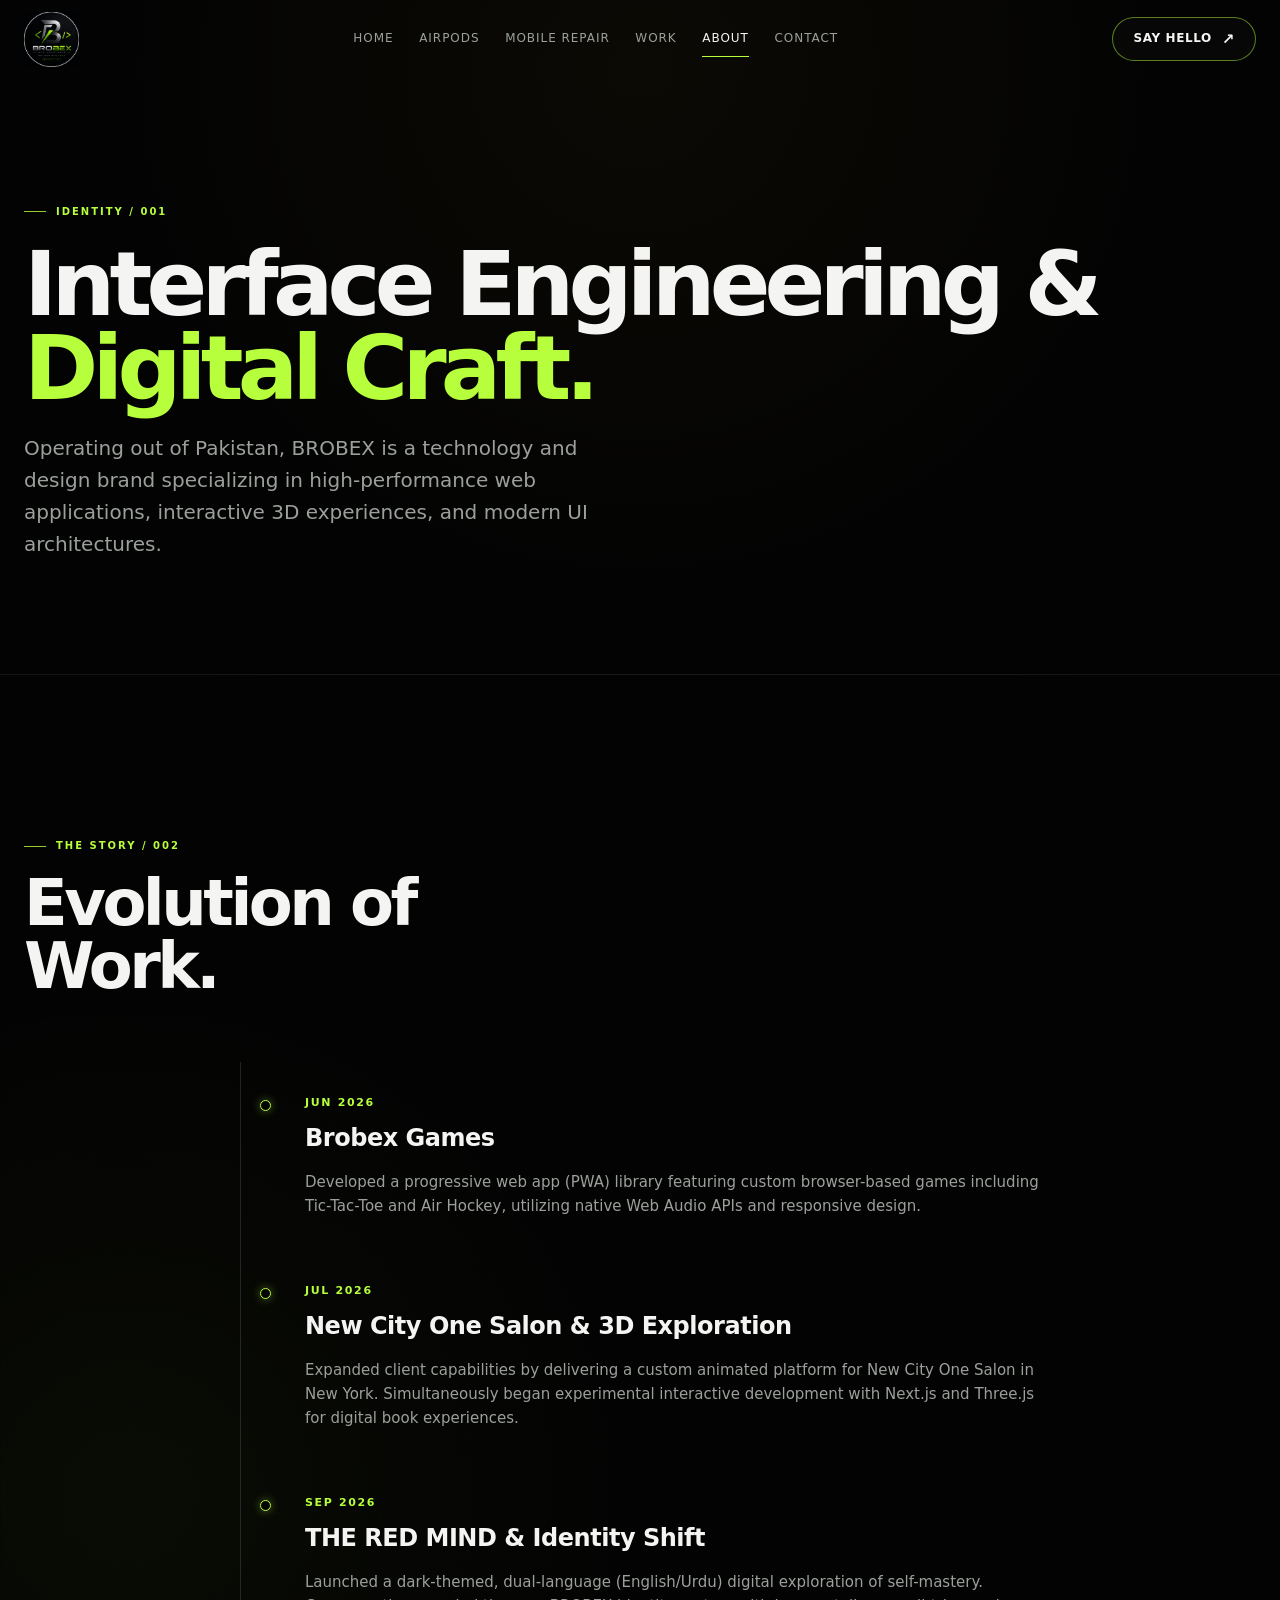
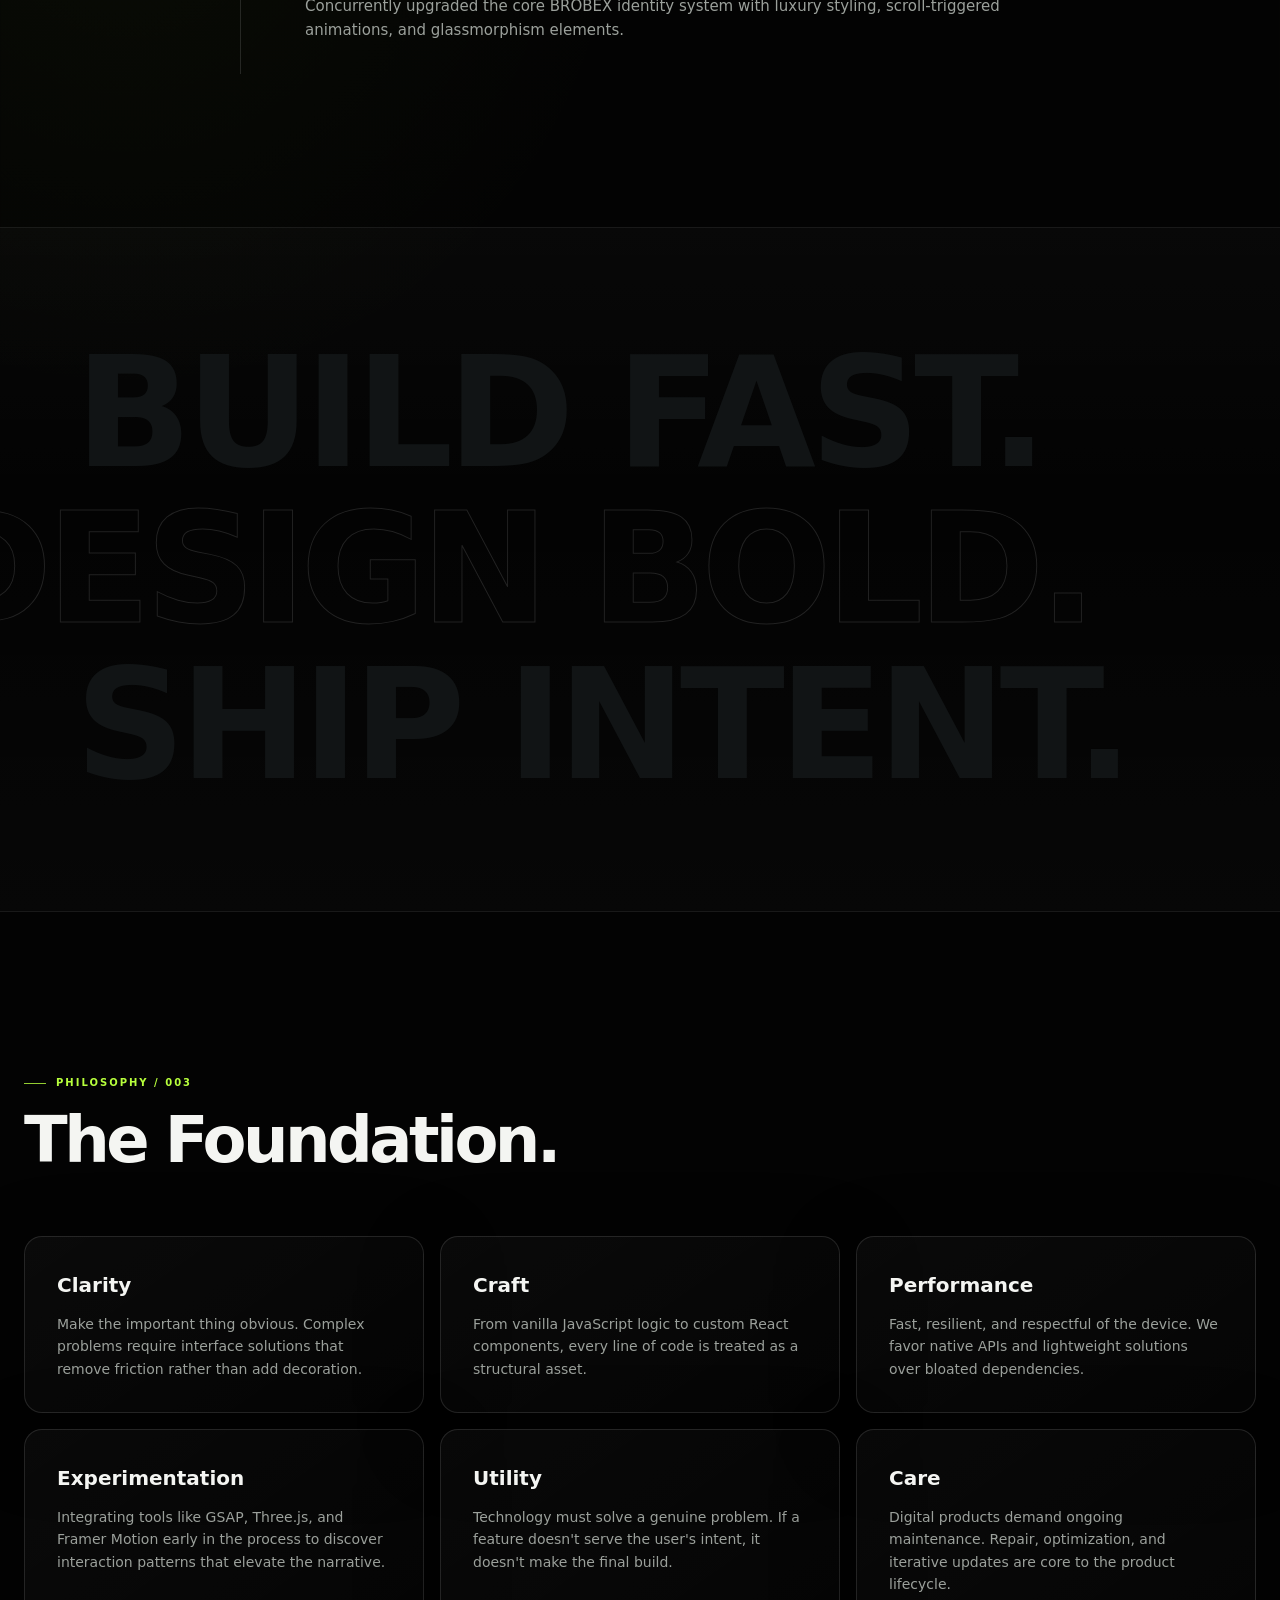
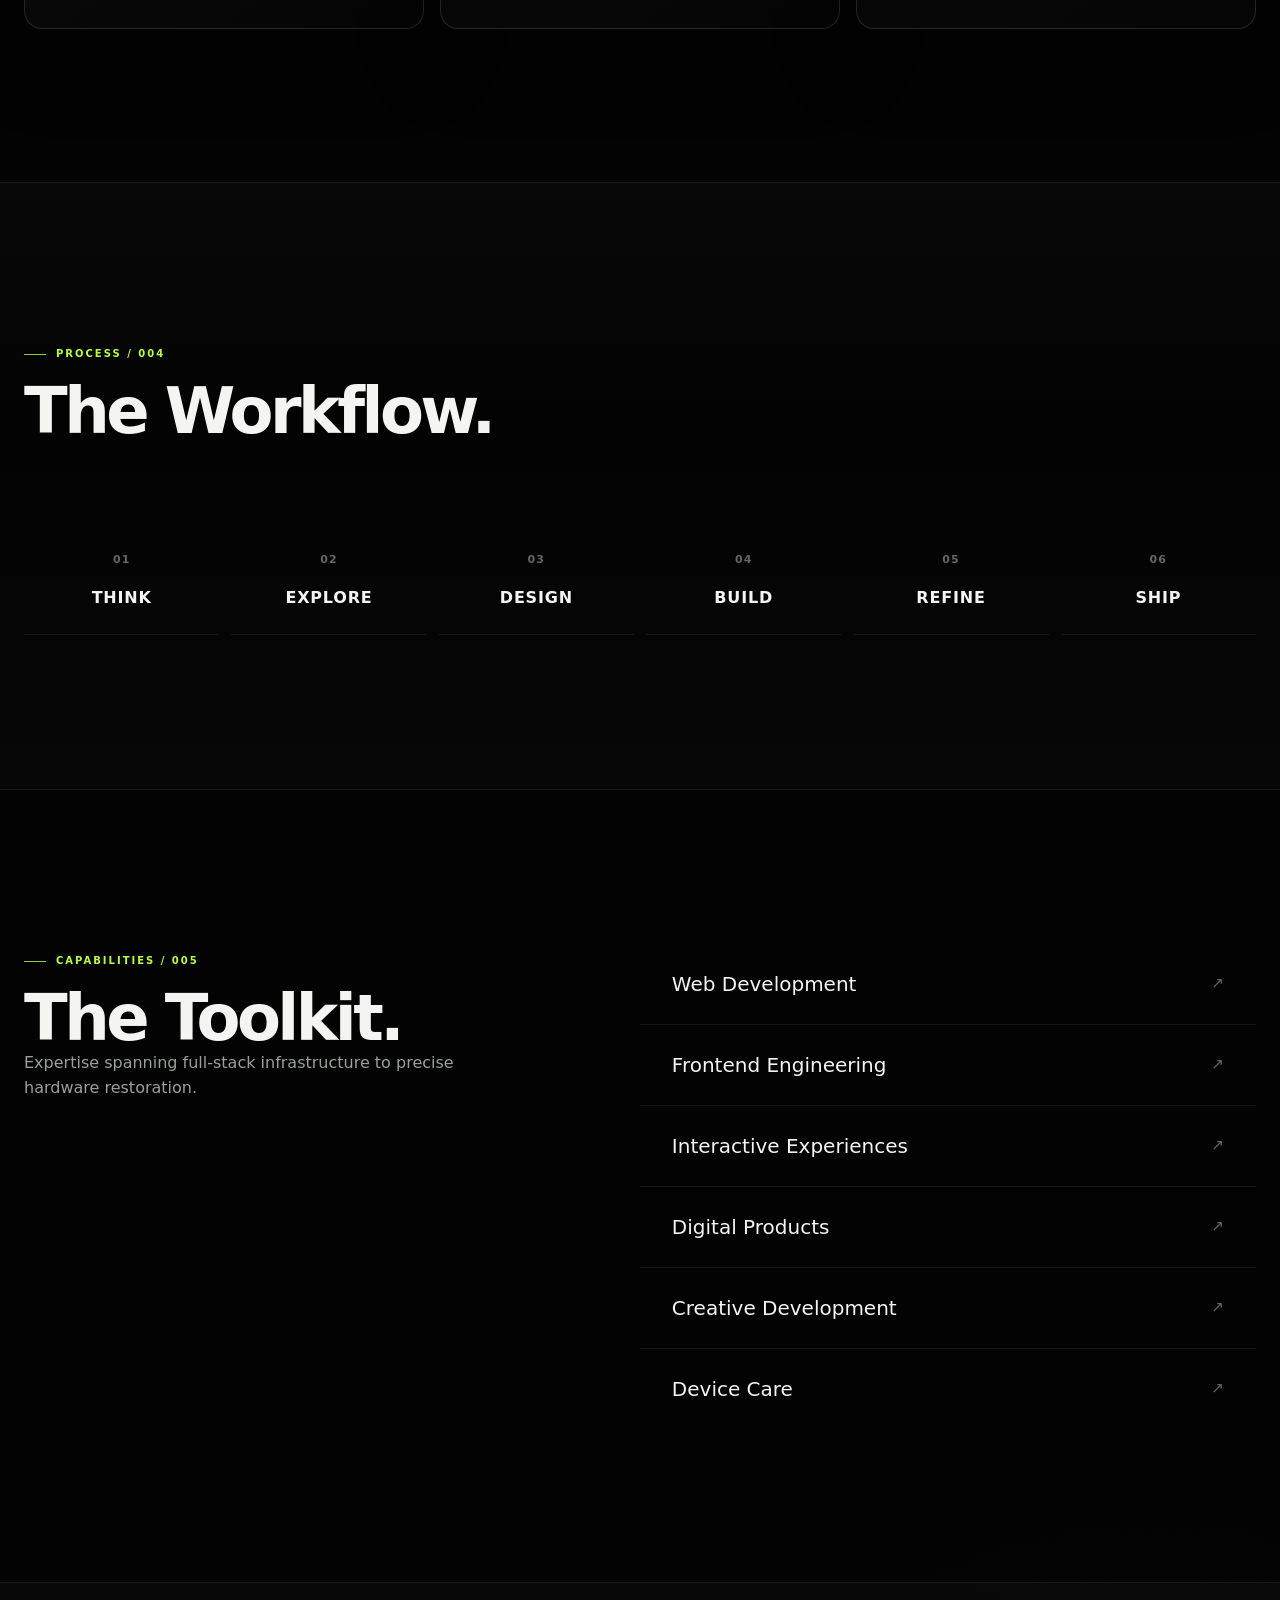
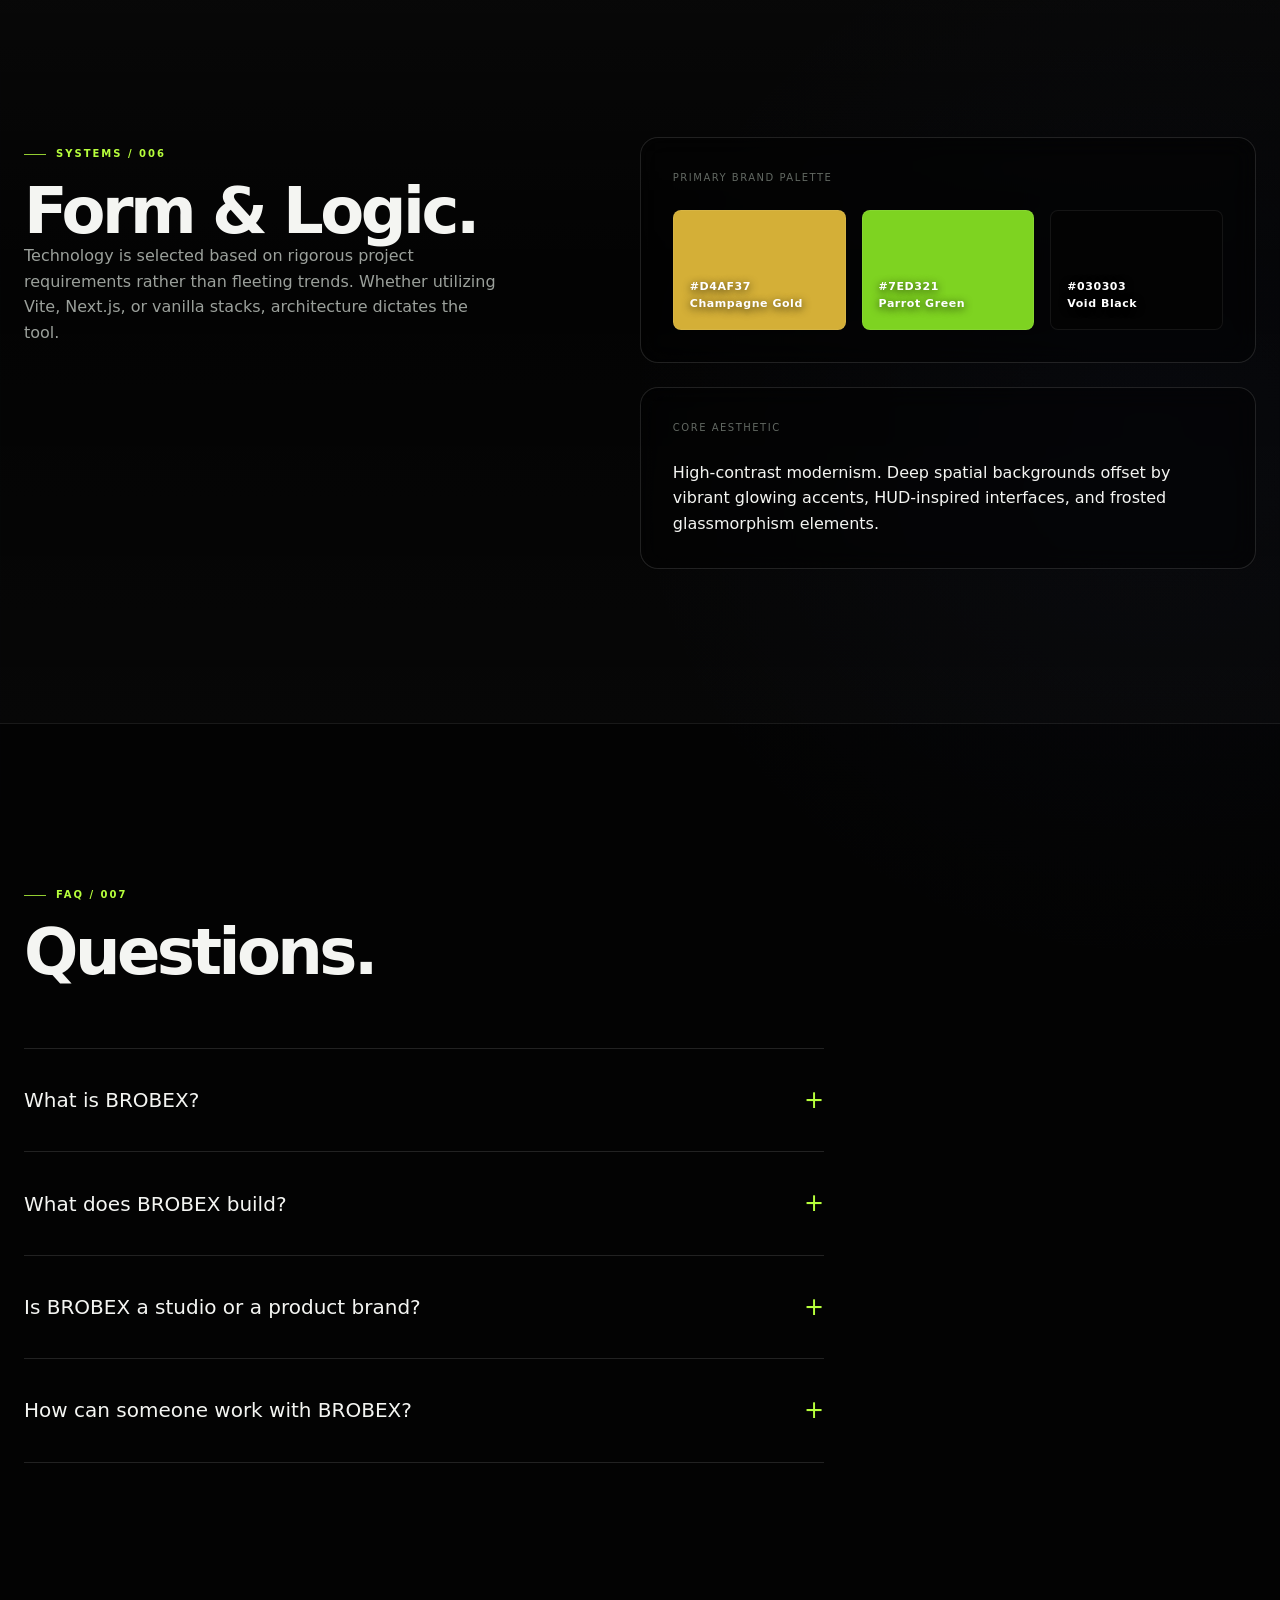
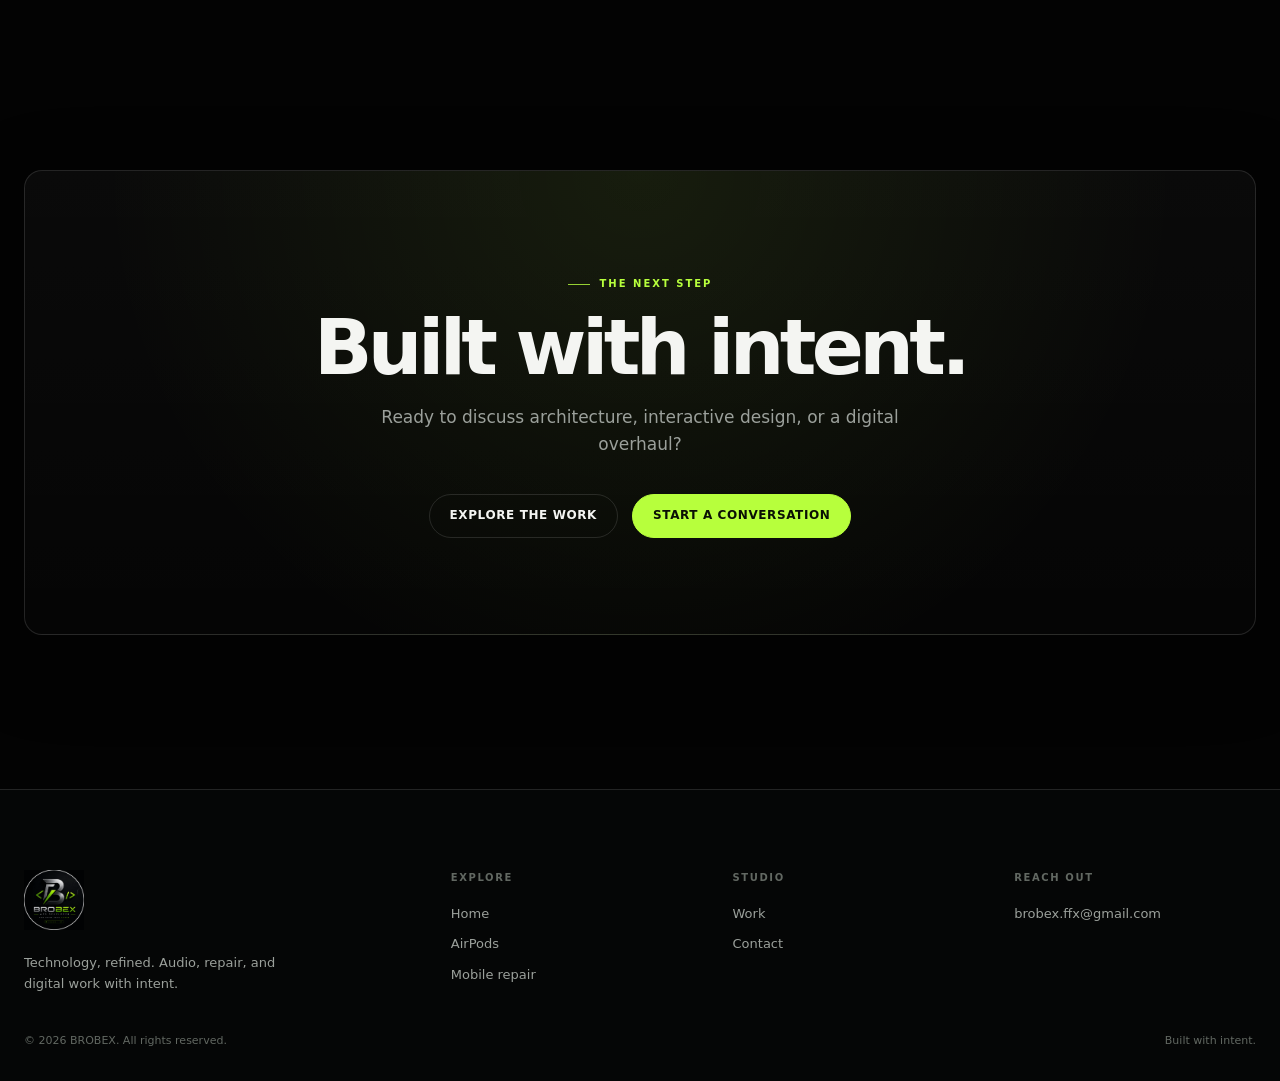
<file: about.html>
<!doctype html>
<html lang="en">
<head>
  <meta charset="utf-8">
  <meta name="viewport" content="width=device-width, initial-scale=1">
  <title>About BROBEX — Built with intent</title>
  <meta name="description" content="BROBEX is a technology and creative development brand focused on audio, design, performance, and practical repair.">
  <meta property="og:type" content="website">
  <meta property="og:title" content="About BROBEX">
  <meta property="og:description" content="Technology, design, code, and experiences.">
  <meta property="og:image" content="assets/brobex-logo.png">
  <meta name="twitter:card" content="summary_large_image">
  
  <link rel="icon" href="assets/brobex-logo.png" type="image/png">
  <link rel="stylesheet" href="css/style.css">
  <link rel="stylesheet" href="css/responsive.css">
  <link rel="stylesheet" href="css/animations.css">
  <link rel="stylesheet" href="css/about.css"> <!-- New page-specific styles -->
</head>
<body>
  <a class="skip-link" href="#main-content">Skip to content</a>
  
  <header class="site-header">
    <div class="nav-shell">
      <a class="brand-link" href="index.html" aria-label="BROBEX home">
        <img class="brand-logo" src="assets/brobex-logo.png" alt="BROBEX logo">
      </a>
      <nav class="primary-nav" aria-label="Primary navigation">
        <a href="index.html">Home</a>
        <a href="airpods.html">AirPods</a>
        <a href="repair.html">Mobile Repair</a>
        <a href="work.html">Work</a>
        <a href="about.html" aria-current="page">About</a>
        <a href="contact.html">Contact</a>
      </nav>
      <a class="nav-cta" href="contact.html">Say hello <span class="arrow">↗</span></a>
      <button class="menu-toggle" type="button" aria-label="Open menu" aria-expanded="false" aria-controls="mobile-menu"><span></span></button>
    </div>
  </header>
  
  <div class="mobile-menu" id="mobile-menu" aria-hidden="true">
    <nav aria-label="Mobile navigation">
      <a href="index.html">Home</a>
      <a href="airpods.html">AirPods</a>
      <a href="repair.html">Mobile Repair</a>
      <a href="work.html">Work</a>
      <a href="about.html">About</a>
      <a href="contact.html">Contact</a>
    </nav>
    <a class="button primary" href="contact.html">Say hello ↗</a>
  </div>

  <main id="main-content" class="page-main">
    
    <!-- IDENTITY HERO -->
    <section class="hero-cinematic about-hero">
      <div class="hero-ambient-glow" aria-hidden="true"></div>
      <div class="hero-shell reveal">
        <span class="eyebrow">IDENTITY / 001</span>
        <h1 class="hero-title">Interface Engineering &<br><span>Digital Craft.</span></h1>
        <p class="hero-description">Operating out of Pakistan, BROBEX is a technology and design brand specializing in high-performance web applications, interactive 3D experiences, and modern UI architectures.</p>
      </div>
    </section>

    <!-- BROBEX STORY (EDITORIAL TIMELINE) -->
    <section class="section">
      <div class="section-shell">
        <div class="section-head reveal">
          <div>
            <span class="eyebrow">THE STORY / 002</span>
            <h2 class="section-title">Evolution of Work.</h2>
          </div>
        </div>
        
        <div class="timeline" role="list">
          <div class="timeline-item reveal" role="listitem">
            <div class="timeline-date">Jun 2026</div>
            <div class="timeline-content">
              <h3>Brobex Games</h3>
              <p>Developed a progressive web app (PWA) library featuring custom browser-based games including Tic-Tac-Toe and Air Hockey, utilizing native Web Audio APIs and responsive design.</p>
            </div>
          </div>
          <div class="timeline-item reveal delay-1" role="listitem">
            <div class="timeline-date">Jul 2026</div>
            <div class="timeline-content">
              <h3>New City One Salon & 3D Exploration</h3>
              <p>Expanded client capabilities by delivering a custom animated platform for New City One Salon in New York. Simultaneously began experimental interactive development with Next.js and Three.js for digital book experiences.</p>
            </div>
          </div>
          <div class="timeline-item reveal delay-2" role="listitem">
            <div class="timeline-date">Sep 2026</div>
            <div class="timeline-content">
              <h3>THE RED MIND & Identity Shift</h3>
              <p>Launched a dark-themed, dual-language (English/Urdu) digital exploration of self-mastery. Concurrently upgraded the core BROBEX identity system with luxury styling, scroll-triggered animations, and glassmorphism elements.</p>
            </div>
          </div>
        </div>
      </div>
    </section>

    <!-- INTERACTIVE PRINCIPLES (SCROLL TYPOGRAPHY) -->
    <section class="section scroll-typography-section dark-band overflow-hidden">
      <div class="large-typo-container" aria-hidden="true">
        <div class="large-typo typo-right">BUILD FAST.</div>
        <div class="large-typo typo-left outline-text">DESIGN BOLD.</div>
        <div class="large-typo typo-right">SHIP INTENT.</div>
      </div>
    </section>

    <!-- POINT OF VIEW -->
    <section class="section">
      <div class="section-shell">
        <div class="section-head reveal">
          <div>
            <span class="eyebrow">PHILOSOPHY / 003</span>
            <h2 class="section-title">The Foundation.</h2>
          </div>
        </div>
        
        <div class="pov-grid">
          <article class="pov-card reveal">
            <h3>Clarity</h3>
            <p>Make the important thing obvious. Complex problems require interface solutions that remove friction rather than add decoration.</p>
          </article>
          <article class="pov-card reveal delay-1">
            <h3>Craft</h3>
            <p>From vanilla JavaScript logic to custom React components, every line of code is treated as a structural asset.</p>
          </article>
          <article class="pov-card reveal delay-2">
            <h3>Performance</h3>
            <p>Fast, resilient, and respectful of the device. We favor native APIs and lightweight solutions over bloated dependencies.</p>
          </article>
          <article class="pov-card reveal">
            <h3>Experimentation</h3>
            <p>Integrating tools like GSAP, Three.js, and Framer Motion early in the process to discover interaction patterns that elevate the narrative.</p>
          </article>
          <article class="pov-card reveal delay-1">
            <h3>Utility</h3>
            <p>Technology must solve a genuine problem. If a feature doesn't serve the user's intent, it doesn't make the final build.</p>
          </article>
          <article class="pov-card reveal delay-2">
            <h3>Care</h3>
            <p>Digital products demand ongoing maintenance. Repair, optimization, and iterative updates are core to the product lifecycle.</p>
          </article>
        </div>
      </div>
    </section>

    <!-- HOW BROBEX WORKS (WORKFLOW) -->
    <section class="section dark-band">
      <div class="section-shell">
        <div class="section-head reveal">
          <div>
            <span class="eyebrow">PROCESS / 004</span>
            <h2 class="section-title">The Workflow.</h2>
          </div>
        </div>
        
        <div class="workflow-steps">
          <div class="step reveal"><span class="step-num">01</span><h4>Think</h4></div>
          <div class="step reveal"><span class="step-num">02</span><h4>Explore</h4></div>
          <div class="step reveal"><span class="step-num">03</span><h4>Design</h4></div>
          <div class="step reveal"><span class="step-num">04</span><h4>Build</h4></div>
          <div class="step reveal"><span class="step-num">05</span><h4>Refine</h4></div>
          <div class="step reveal"><span class="step-num">06</span><h4>Ship</h4></div>
        </div>
      </div>
    </section>

    <!-- CAPABILITIES -->
    <section class="section">
      <div class="section-shell split">
        <div class="reveal">
          <span class="eyebrow">CAPABILITIES / 005</span>
          <h2 class="section-title">The Toolkit.</h2>
          <p class="section-intro">Expertise spanning full-stack infrastructure to precise hardware restoration.</p>
        </div>
        <div class="capabilities-list reveal delay-1">
          <a href="work.html" class="capability-item">
            <h3>Web Development</h3>
            <span class="arrow">↗</span>
          </a>
          <a href="work.html" class="capability-item">
            <h3>Frontend Engineering</h3>
            <span class="arrow">↗</span>
          </a>
          <a href="work.html" class="capability-item">
            <h3>Interactive Experiences</h3>
            <span class="arrow">↗</span>
          </a>
          <a href="work.html" class="capability-item">
            <h3>Digital Products</h3>
            <span class="arrow">↗</span>
          </a>
          <a href="work.html" class="capability-item">
            <h3>Creative Development</h3>
            <span class="arrow">↗</span>
          </a>
          <a href="repair.html" class="capability-item">
            <h3>Device Care</h3>
            <span class="arrow">↗</span>
          </a>
        </div>
      </div>
    </section>

    <!-- TECHNOLOGY PHILOSOPHY & VISUAL IDENTITY -->
    <section class="section dark-band">
      <div class="section-shell split">
        <div class="reveal">
          <span class="eyebrow">SYSTEMS / 006</span>
          <h2 class="section-title">Form & Logic.</h2>
          <p class="section-intro">Technology is selected based on rigorous project requirements rather than fleeting trends. Whether utilizing Vite, Next.js, or vanilla stacks, architecture dictates the tool.</p>
        </div>
        <div class="visual-system reveal delay-1">
          <div class="visual-card">
            <span class="visual-label">Primary Brand Palette</span>
            <div class="color-swatches">
              <div class="swatch" style="background: #D4AF37;"><span>#D4AF37<br>Champagne Gold</span></div>
              <div class="swatch" style="background: #7ED321;"><span>#7ED321<br>Parrot Green</span></div>
              <div class="swatch" style="background: #030303;"><span>#030303<br>Void Black</span></div>
            </div>
          </div>
          <div class="visual-card">
            <span class="visual-label">Core Aesthetic</span>
            <p class="aesthetic-desc">High-contrast modernism. Deep spatial backgrounds offset by vibrant glowing accents, HUD-inspired interfaces, and frosted glassmorphism elements.</p>
          </div>
        </div>
      </div>
    </section>

    <!-- FAQ ACCORDION -->
    <section class="section">
      <div class="section-shell">
        <div class="section-head reveal">
          <div>
            <span class="eyebrow">FAQ / 007</span>
            <h2 class="section-title">Questions.</h2>
          </div>
        </div>
        <div class="faq-accordion reveal delay-1">
          <details class="faq-item">
            <summary>What is BROBEX? <span class="toggle-icon">+</span></summary>
            <div class="faq-content">BROBEX is a technology, design, and digital development brand operating out of Pakistan, helmed by a full-stack developer with over two years of experience in interface engineering.</div>
          </details>
          <details class="faq-item">
            <summary>What does BROBEX build? <span class="toggle-icon">+</span></summary>
            <div class="faq-content">We architect progressive web applications, immersive 3D web graphics, browser-based games, and custom high-performance user interfaces.</div>
          </details>
          <details class="faq-item">
            <summary>Is BROBEX a studio or a product brand? <span class="toggle-icon">+</span></summary>
            <div class="faq-content">It functions as both. BROBEX delivers international client work (such as agency and service websites) while independently developing internal platforms like Brobex Games and THE RED MIND.</div>
          </details>
          <details class="faq-item">
            <summary>How can someone work with BROBEX? <span class="toggle-icon">+</span></summary>
            <div class="faq-content">Collaboration begins with a conversation. Reach out via email or through our official social channels to discuss project scope, architecture requirements, and timelines.</div>
          </details>
        </div>
      </div>
    </section>

    <!-- CTA -->
    <section class="section">
      <div class="section-shell">
        <div class="cta-cinematic-box reveal">
          <span class="eyebrow">THE NEXT STEP</span>
          <h2 class="cta-title">Built with intent.</h2>
          <p class="cta-desc">Ready to discuss architecture, interactive design, or a digital overhaul?</p>
          <div class="cta-button-group">
            <a href="work.html" class="button ghost">Explore the work</a>
            <a href="contact.html" class="button primary">Start a conversation</a>
          </div>
        </div>
      </div>
    </section>

  </main>
  
  <footer class="footer">
    <div class="footer-grid">
      <div class="footer-brand">
        <a class="brand-link" href="https://brobexportfolio.vercel.app/" target="_blank" rel="noopener noreferrer">
  <img class="brand-logo small" src="assets/brobex-logo.png" alt="BROBEX logo">
</a>
        <p>Technology, refined. Audio, repair, and digital work with intent.</p>
      </div>
      <div>
        <h3>Explore</h3>
        <nav>
          <a href="index.html">Home</a>
          <a href="airpods.html">AirPods</a>
          <a href="repair.html">Mobile repair</a>
        </nav>
      </div>
      <div>
        <h3>Studio</h3>
        <nav>
          <a href="work.html">Work</a>
          <a href="contact.html">Contact</a>
        </nav>
      </div>
      <div>
        <h3>Reach out</h3>
        <nav>
          <a href="mailto:brobex.ffx@gmail.com">brobex.ffx@gmail.com</a>
        </nav>
      </div>
    </div>
    <div class="footer-bottom">
      <span>© <span data-year></span> BROBEX. All rights reserved.</span>
      <span>Built with intent.</span>
    </div>
  </footer>

  <script src="js/navigation.js" defer></script>
  <script src="js/main.js" defer></script>
  <script src="js/animations.js" defer></script>
  <script src="js/about.js" defer></script> <!-- New page-specific interactions -->
</body>
</html>
</file>
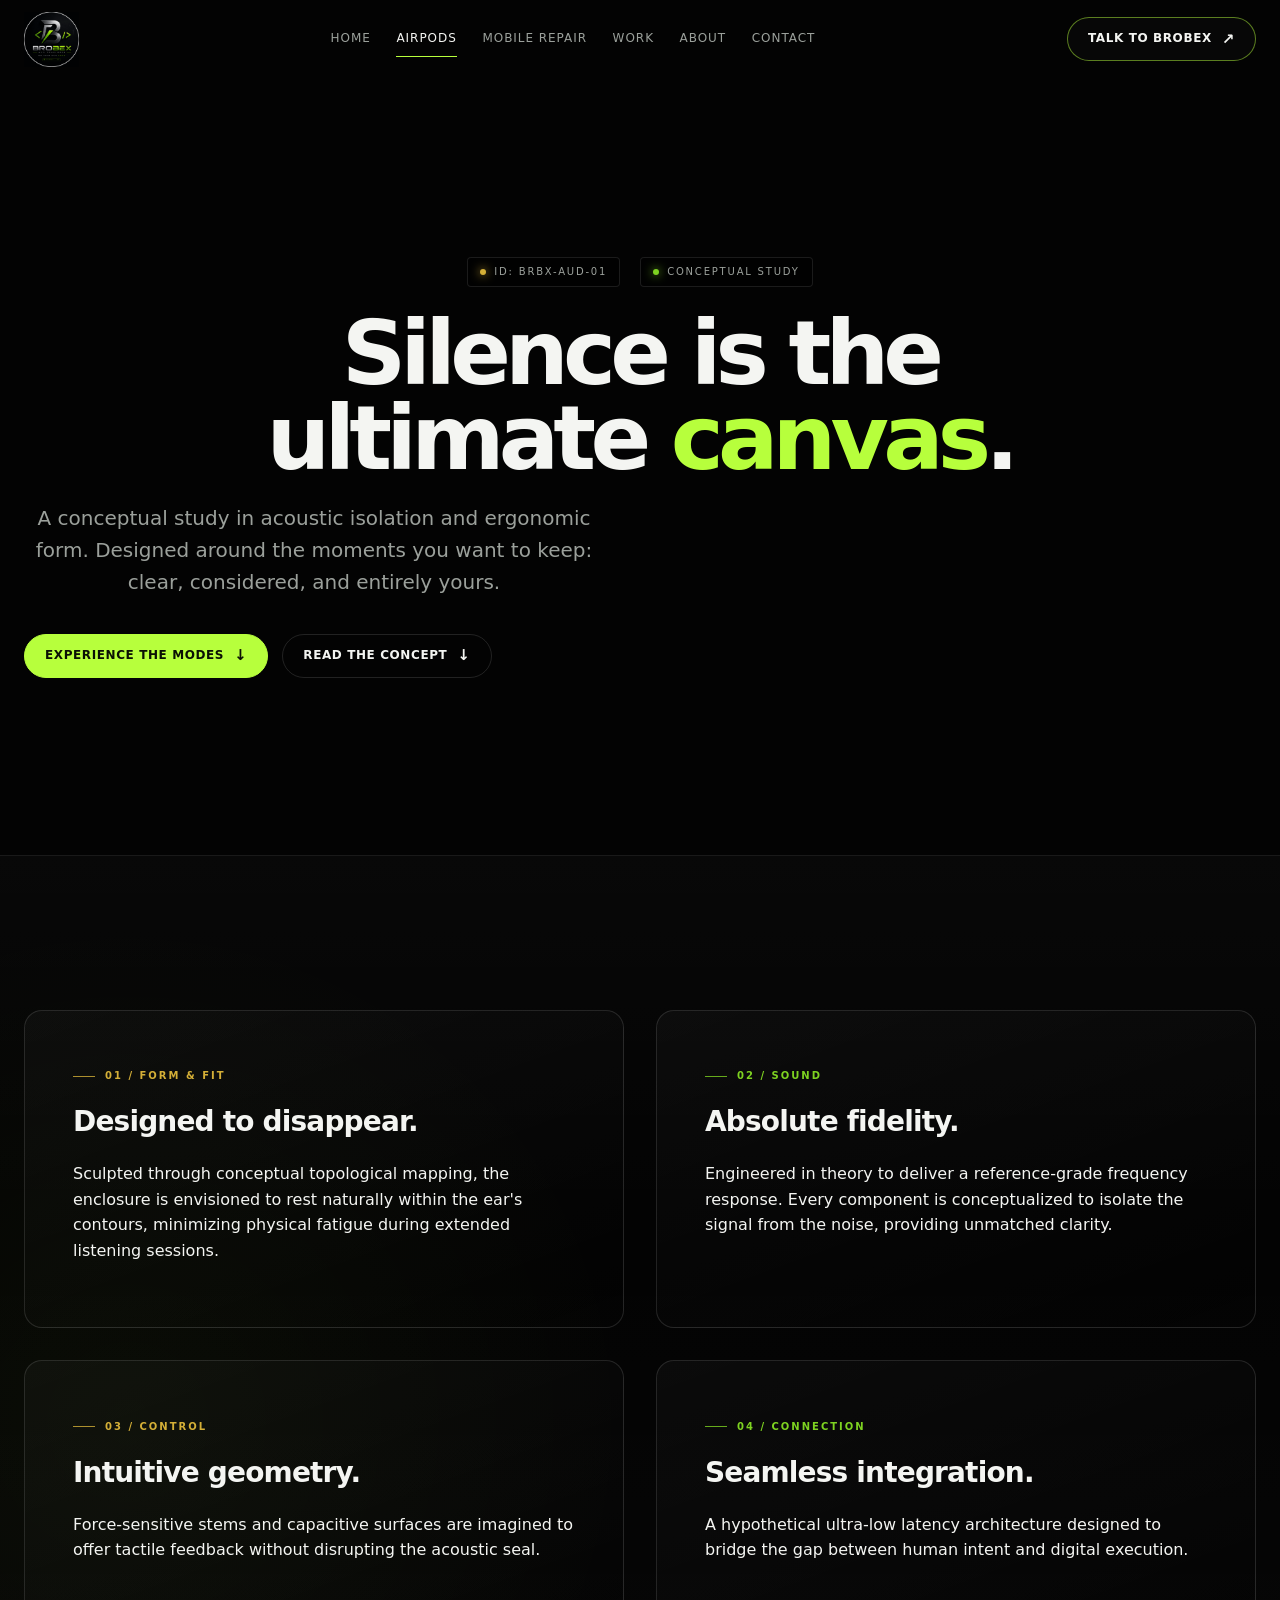
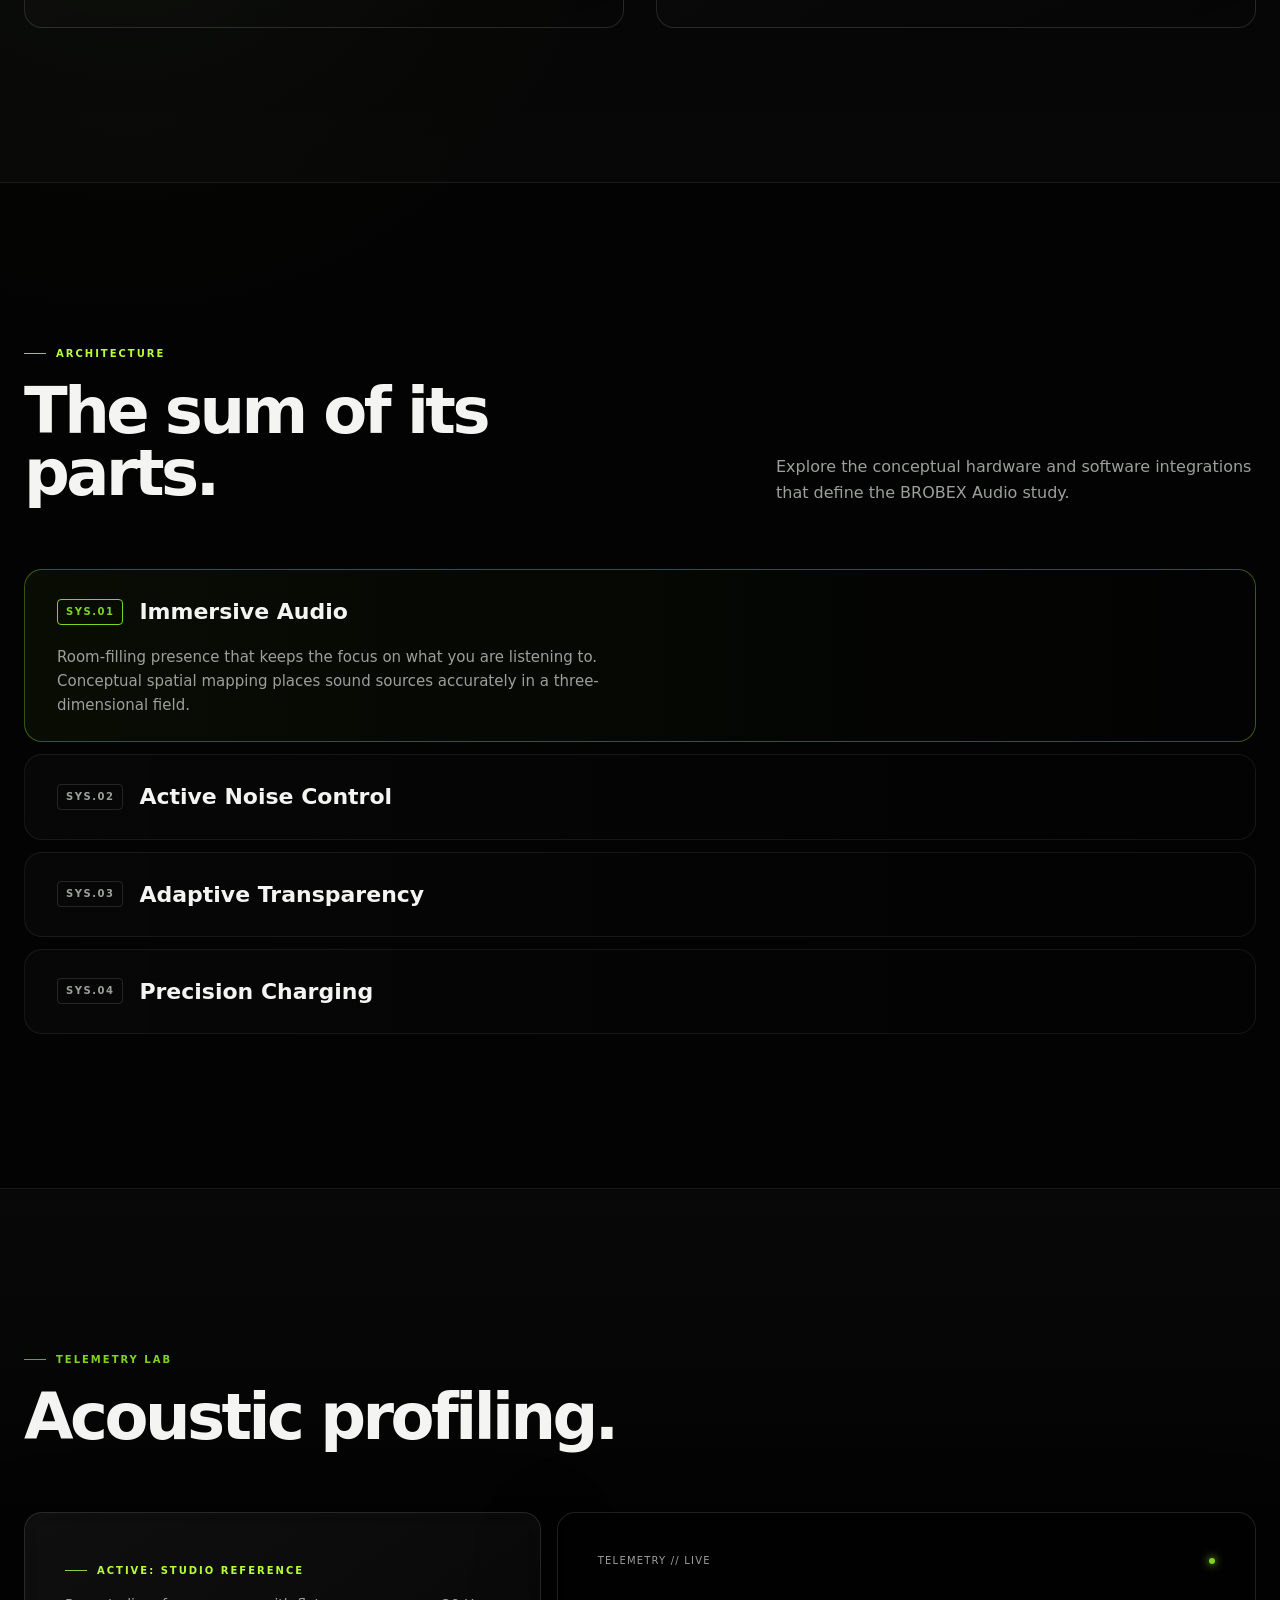
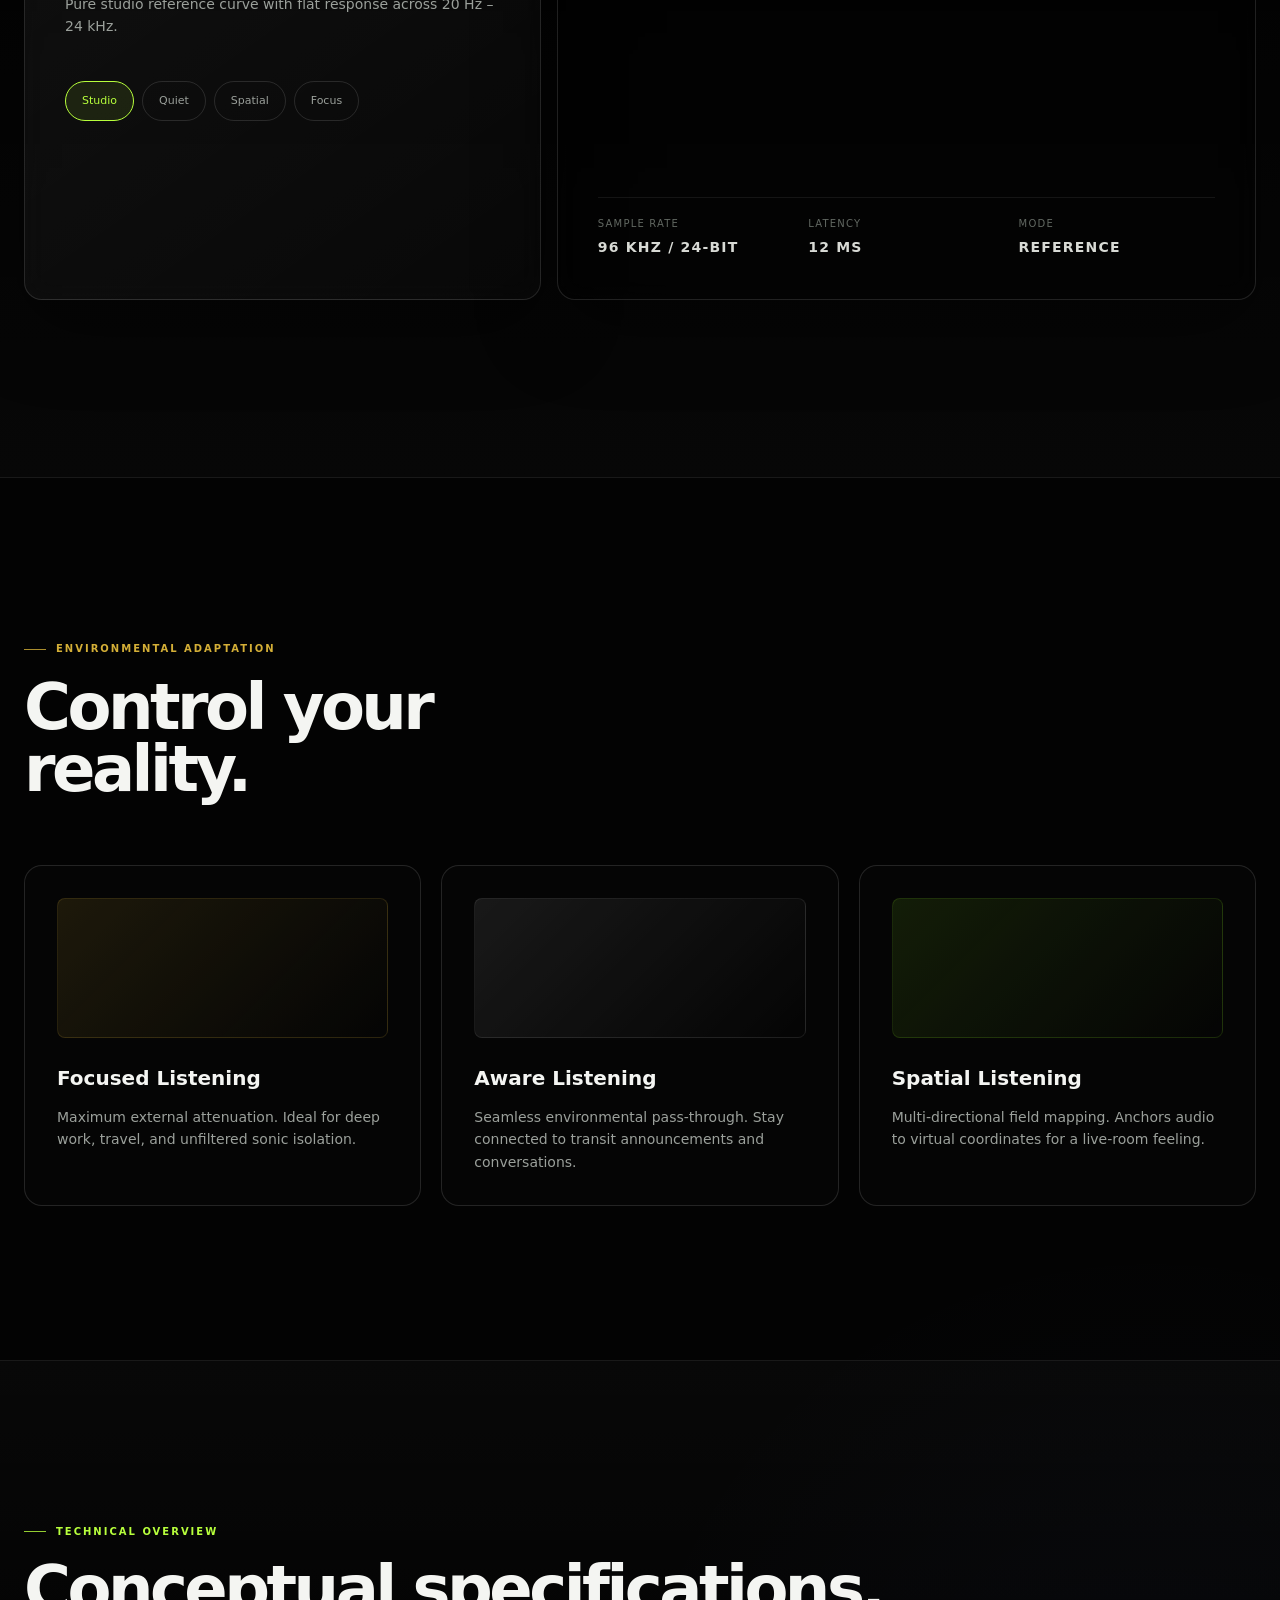
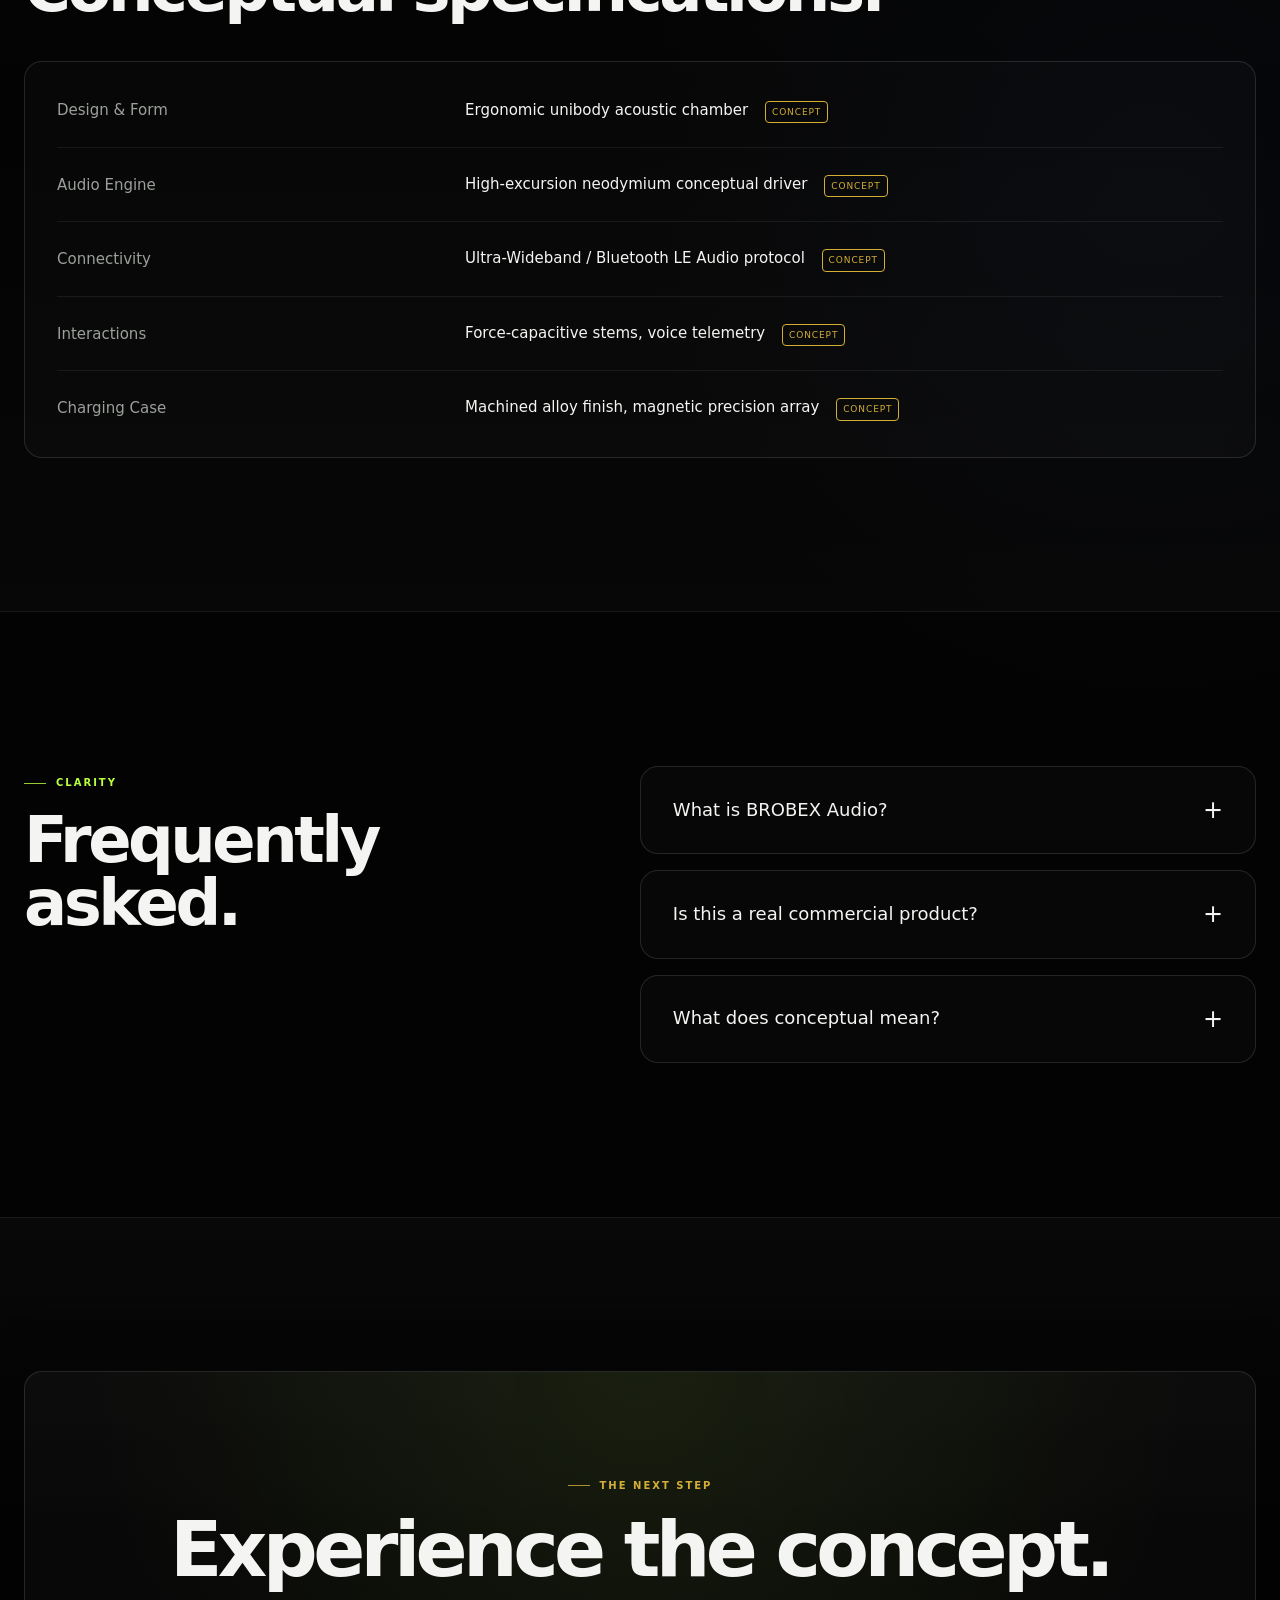
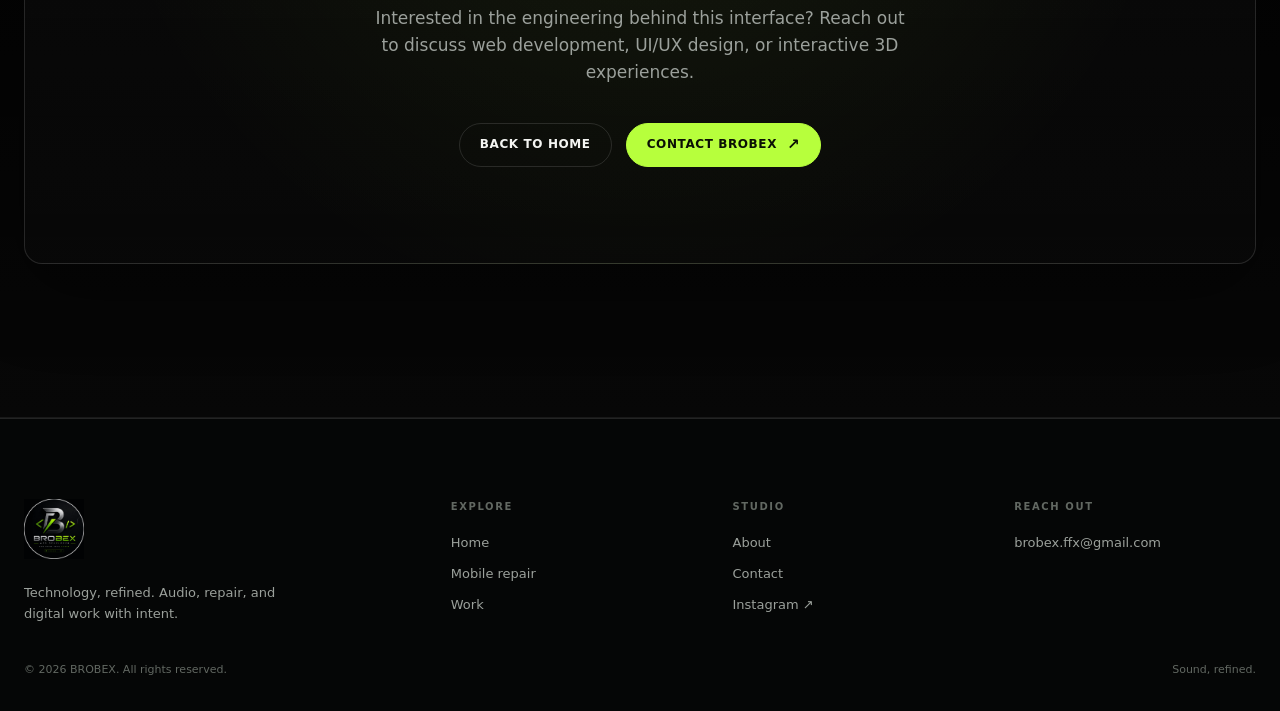
<file: airpods.html>
<!doctype html>
<html lang="en">
<head>
  <meta charset="utf-8">
  <meta name="viewport" content="width=device-width, initial-scale=1">
  <title>BROBEX Audio — Sound, distilled.</title>
  <meta name="description" content="Explore the BROBEX Audio product study: immersive listening, considered comfort, and a quieter interface to sound.">
  <meta property="og:type" content="website">
  <meta property="og:title" content="BROBEX Audio — Sound, distilled.">
  <meta property="og:description" content="A considered wireless audio product study by BROBEX.">
  <meta property="og:image" content="assets/brobex-logo.png">
  <meta name="twitter:card" content="summary_large_image">
  
  <link rel="icon" href="assets/brobex-logo.png" type="image/png">
  <link rel="stylesheet" href="css/style.css">
  <link rel="stylesheet" href="css/responsive.css">
  <link rel="stylesheet" href="css/animations.css">
  <!-- New premium styles isolated for the AirPods experience -->
  <link rel="stylesheet" href="css/airpods-premium.css">
</head>
<body>
  <a class="skip-link" href="#main-content">Skip to content</a>
  
  <header class="site-header">
    <div class="nav-shell">
      <a class="brand-link" href="index.html" aria-label="BROBEX home">
        <img class="brand-logo" src="assets/brobex-logo.png" alt="BROBEX logo">
      </a>
      <nav class="primary-nav" aria-label="Primary navigation">
        <a href="index.html">Home</a>
        <a href="airpods.html" aria-current="page">AirPods</a>
        <a href="repair.html">Mobile Repair</a>
        <a href="work.html">Work</a>
        <a href="about.html">About</a>
        <a href="contact.html">Contact</a>
      </nav>
      <a class="nav-cta" href="contact.html">Talk to BROBEX <span class="arrow">↗</span></a>
      <button class="menu-toggle" type="button" aria-label="Open menu" aria-expanded="false" aria-controls="mobile-menu"><span></span></button>
    </div>
  </header>

  <div class="mobile-menu" id="mobile-menu" aria-hidden="true">
    <nav aria-label="Mobile navigation">
      <a href="index.html">Home</a>
      <a href="airpods.html">AirPods</a>
      <a href="repair.html">Mobile Repair</a>
      <a href="work.html">Work</a>
      <a href="about.html">About</a>
      <a href="contact.html">Contact</a>
    </nav>
    <a class="button primary" href="contact.html">Talk to BROBEX ↗</a>
  </div>

  <main id="main-content" class="page-main">
    
    <!-- PREMIUM PRODUCT HERO -->
    <section class="premium-hero">
      <div class="hero-ambient-glow"></div>
      <div class="hero-shell reveal">
        <div class="hud-labels">
          <span class="hud-item"><span class="hud-dot gold"></span> ID: BRBX-AUD-01</span>
          <span class="hud-item"><span class="hud-dot green"></span> CONCEPTUAL STUDY</span>
        </div>
        <h1 class="hero-title">Silence is the<br>ultimate <span>canvas</span>.</h1>
        <p class="hero-description">A conceptual study in acoustic isolation and ergonomic form. Designed around the moments you want to keep: clear, considered, and entirely yours.</p>
        <div class="hero-actions">
          <a class="button primary" href="#interactive-lab">Experience the modes <span class="arrow">↓</span></a>
          <a class="button ghost" href="#story">Read the concept <span class="arrow">↓</span></a>
        </div>
      </div>
      <!-- Abstract conceptual geometry representing soundwaves -->
      <div class="hero-visualizer reveal delay-2">
        <div class="ring ring-1"></div>
        <div class="ring ring-2"></div>
        <div class="ring ring-3"></div>
      </div>
    </section>

    <!-- PRODUCT STORY SEQUENCE -->
    <section id="story" class="section dark-band">
      <div class="section-shell">
        <div class="story-grid">
          <article class="story-card reveal">
            <span class="eyebrow gold-text">01 / FORM & FIT</span>
            <h2>Designed to disappear.</h2>
            <p>Sculpted through conceptual topological mapping, the enclosure is envisioned to rest naturally within the ear's contours, minimizing physical fatigue during extended listening sessions.</p>
          </article>
          <article class="story-card reveal delay-1">
            <span class="eyebrow green-text">02 / SOUND</span>
            <h2>Absolute fidelity.</h2>
            <p>Engineered in theory to deliver a reference-grade frequency response. Every component is conceptualized to isolate the signal from the noise, providing unmatched clarity.</p>
          </article>
          <article class="story-card reveal">
            <span class="eyebrow gold-text">03 / CONTROL</span>
            <h2>Intuitive geometry.</h2>
            <p>Force-sensitive stems and capacitive surfaces are imagined to offer tactile feedback without disrupting the acoustic seal.</p>
          </article>
          <article class="story-card reveal delay-1">
            <span class="eyebrow green-text">04 / CONNECTION</span>
            <h2>Seamless integration.</h2>
            <p>A hypothetical ultra-low latency architecture designed to bridge the gap between human intent and digital execution.</p>
          </article>
        </div>
      </div>
    </section>

    <!-- INTERACTIVE FEATURE EXPLORER -->
    <section class="section">
      <div class="section-shell">
        <div class="section-head reveal">
          <div>
            <span class="eyebrow">Architecture</span>
            <h2 class="section-title">The sum of its parts.</h2>
          </div>
          <p class="section-intro">Explore the conceptual hardware and software integrations that define the BROBEX Audio study.</p>
        </div>
        
        <div class="feature-accordion-grid reveal delay-1">
          <button class="feature-accordion-card active" aria-expanded="true">
            <div class="card-header">
              <span class="hud-tag">SYS.01</span>
              <h3>Immersive Audio</h3>
            </div>
            <div class="card-body">
              <p>Room-filling presence that keeps the focus on what you are listening to. Conceptual spatial mapping places sound sources accurately in a three-dimensional field.</p>
            </div>
          </button>
          <button class="feature-accordion-card" aria-expanded="false">
            <div class="card-header">
              <span class="hud-tag">SYS.02</span>
              <h3>Active Noise Control</h3>
            </div>
            <div class="card-body">
              <p>Advanced algorithmic phase cancellation intended to adapt to environmental acoustics in real-time, making room for the signal when the world gets loud.</p>
            </div>
          </button>
          <button class="feature-accordion-card" aria-expanded="false">
            <div class="card-header">
              <span class="hud-tag">SYS.03</span>
              <h3>Adaptive Transparency</h3>
            </div>
            <div class="card-body">
              <p>Microphone arrays designed to parse high-decibel hazards while permitting human speech and spatial cues to pass through without acoustic delay.</p>
            </div>
          </button>
          <button class="feature-accordion-card" aria-expanded="false">
            <div class="card-header">
              <span class="hud-tag">SYS.04</span>
              <h3>Precision Charging</h3>
            </div>
            <div class="card-body">
              <p>A milled, minimalist case concept offering high-density power storage, magnetic alignment, and environmental durability.</p>
            </div>
          </button>
        </div>
      </div>
    </section>

    <!-- LISTENING MODE LAB (Reusing main.js visualizer logic) -->
    <section id="interactive-lab" class="section dark-band">
      <div class="section-shell">
        <div class="section-head reveal">
          <div>
            <span class="eyebrow green-text">Telemetry Lab</span>
            <h2 class="section-title">Acoustic profiling.</h2>
          </div>
        </div>
        
        <div class="signal-panel reveal delay-1">
          <div class="visualizer-card">
            <div class="visualizer-copy">
              <span class="eyebrow" id="profile-title">Active: Studio Reference</span>
              <p id="profile-explanation">Pure studio reference curve with flat response across 20 Hz – 24 kHz.</p>
              
              <div class="sound-tabs">
                <button class="sound-tab-btn active" data-profile="studio" aria-selected="true">Studio</button>
                <button class="sound-tab-btn" data-profile="quiet" aria-selected="false">Quiet</button>
                <button class="sound-tab-btn" data-profile="spatial" aria-selected="false">Spatial</button>
                <button class="sound-tab-btn" data-profile="focus" aria-selected="false">Focus</button>
              </div>
            </div>
          </div>
          
          <div class="hud-box">
            <div class="hud-top">
              <span>Telemetry // LIVE</span>
              <span><span class="badge-dot" style="background:var(--parrot-green); display:inline-block;"></span></span>
            </div>
            <canvas id="visualizer-canvas"></canvas>
            <div class="hud-bottom specs">
              <div>
                <span>Sample Rate</span>
                <strong id="metric-sr">96 kHz / 24-bit</strong>
              </div>
              <div>
                <span>Latency</span>
                <strong id="metric-lat">12 ms</strong>
              </div>
              <div>
                <span>Mode</span>
                <strong id="metric-mode">Reference</strong>
              </div>
            </div>
          </div>
        </div>
      </div>
    </section>

    <!-- COMPARISON EXPERIENCE -->
    <section class="section">
      <div class="section-shell">
        <div class="section-head reveal">
          <div>
            <span class="eyebrow gold-text">Environmental Adaptation</span>
            <h2 class="section-title">Control your reality.</h2>
          </div>
        </div>
        
        <div class="comparison-grid reveal delay-1">
          <div class="comp-card">
            <div class="comp-visual isolate-bg"></div>
            <h3>Focused Listening</h3>
            <p>Maximum external attenuation. Ideal for deep work, travel, and unfiltered sonic isolation.</p>
          </div>
          <div class="comp-card">
            <div class="comp-visual aware-bg"></div>
            <h3>Aware Listening</h3>
            <p>Seamless environmental pass-through. Stay connected to transit announcements and conversations.</p>
          </div>
          <div class="comp-card">
            <div class="comp-visual spatial-bg"></div>
            <h3>Spatial Listening</h3>
            <p>Multi-directional field mapping. Anchors audio to virtual coordinates for a live-room feeling.</p>
          </div>
        </div>
      </div>
    </section>

    <!-- SPECIFICATION TABLE -->
    <section class="section dark-band">
      <div class="section-shell">
        <div class="reveal">
          <span class="eyebrow">Technical Overview</span>
          <h2 class="section-title" style="margin-bottom: 40px;">Conceptual specifications.</h2>
        </div>
        
        <div class="spec-table-container reveal delay-1">
          <table class="spec-table">
            <tbody>
              <tr>
                <td>Design & Form</td>
                <td>Ergonomic unibody acoustic chamber <span class="concept-label">Concept</span></td>
              </tr>
              <tr>
                <td>Audio Engine</td>
                <td>High-excursion neodymium conceptual driver <span class="concept-label">Concept</span></td>
              </tr>
              <tr>
                <td>Connectivity</td>
                <td>Ultra-Wideband / Bluetooth LE Audio protocol <span class="concept-label">Concept</span></td>
              </tr>
              <tr>
                <td>Interactions</td>
                <td>Force-capacitive stems, voice telemetry <span class="concept-label">Concept</span></td>
              </tr>
              <tr>
                <td>Charging Case</td>
                <td>Machined alloy finish, magnetic precision array <span class="concept-label">Concept</span></td>
              </tr>
            </tbody>
          </table>
        </div>
      </div>
    </section>

    <!-- FAQ -->
    <section class="section">
      <div class="section-shell split">
        <div class="reveal">
          <span class="eyebrow">Clarity</span>
          <h2 class="section-title">Frequently asked.</h2>
        </div>
        <div class="faq-container reveal delay-1">
          <details class="faq-item" name="faq">
            <summary>What is BROBEX Audio? <span class="icon">+</span></summary>
            <div class="faq-content">
              <p>BROBEX Audio is a high-fidelity conceptual design study showcasing modern web development, UI/UX interaction, and product storytelling. It serves as a portfolio piece to demonstrate front-end capabilities.</p>
            </div>
          </details>
          <details class="faq-item" name="faq">
            <summary>Is this a real commercial product? <span class="icon">+</span></summary>
            <div class="faq-content">
              <p>No. This page contains hypothetical specifications, features, and imagery. It is not an official Apple product page, nor is it available for purchase.</p>
            </div>
          </details>
          <details class="faq-item" name="faq">
            <summary>What does conceptual mean? <span class="icon">+</span></summary>
            <div class="faq-content">
              <p>It means all metrics—such as latency, frequency response, and material finishes—are imagined benchmarks intended to create a realistic, immersive website experience.</p>
            </div>
          </details>
        </div>
      </div>
    </section>

    <!-- FINAL CTA -->
    <section class="section dark-band">
      <div class="section-shell">
        <div class="cta-cinematic-box reveal">
          <span class="eyebrow gold-text">THE NEXT STEP</span>
          <h2 class="cta-title">Experience the concept.</h2>
          <p class="cta-desc">Interested in the engineering behind this interface? Reach out to discuss web development, UI/UX design, or interactive 3D experiences.</p>
          <div class="cta-button-group">
            <a href="index.html" class="button ghost">Back to Home</a>
            <a href="contact.html" class="button primary">Contact BROBEX <span class="arrow">↗</span></a>
          </div>
        </div>
      </div>
    </section>
  </main>

  <footer class="footer">
    <div class="footer-grid">
      <div class="footer-brand">
      <a class="brand-link" href="https://brobexportfolio.vercel.app/" target="_blank" rel="noopener noreferrer">
  <img class="brand-logo small" src="assets/brobex-logo.png" alt="BROBEX logo">
</a>
        <p>Technology, refined. Audio, repair, and digital work with intent.</p>
      </div>
      <div>
        <h3>Explore</h3>
        <nav>
          <a href="index.html">Home</a>
          <a href="repair.html">Mobile repair</a>
          <a href="work.html">Work</a>
        </nav>
      </div>
      <div>
        <h3>Studio</h3>
        <nav>
          <a href="about.html">About</a>
          <a href="contact.html">Contact</a>
          <a href="https://www.instagram.com/codewithbrobex/" rel="noopener noreferrer">Instagram ↗</a>
        </nav>
      </div>
      <div>
        <h3>Reach out</h3>
        <nav>
          <a href="mailto:brobex.ffx@gmail.com">brobex.ffx@gmail.com</a>
        </nav>
      </div>
    </div>
    <div class="footer-bottom">
      <span>© <span data-year></span> BROBEX. All rights reserved.</span>
      <span>Sound, refined.</span>
    </div>
  </footer>

  <script src="js/navigation.js" defer></script>
  <script src="js/main.js" defer></script>
  <script src="js/animations.js" defer></script>
  <script src="js/airpods-premium.js" defer></script>
</body>
</html>
</file>
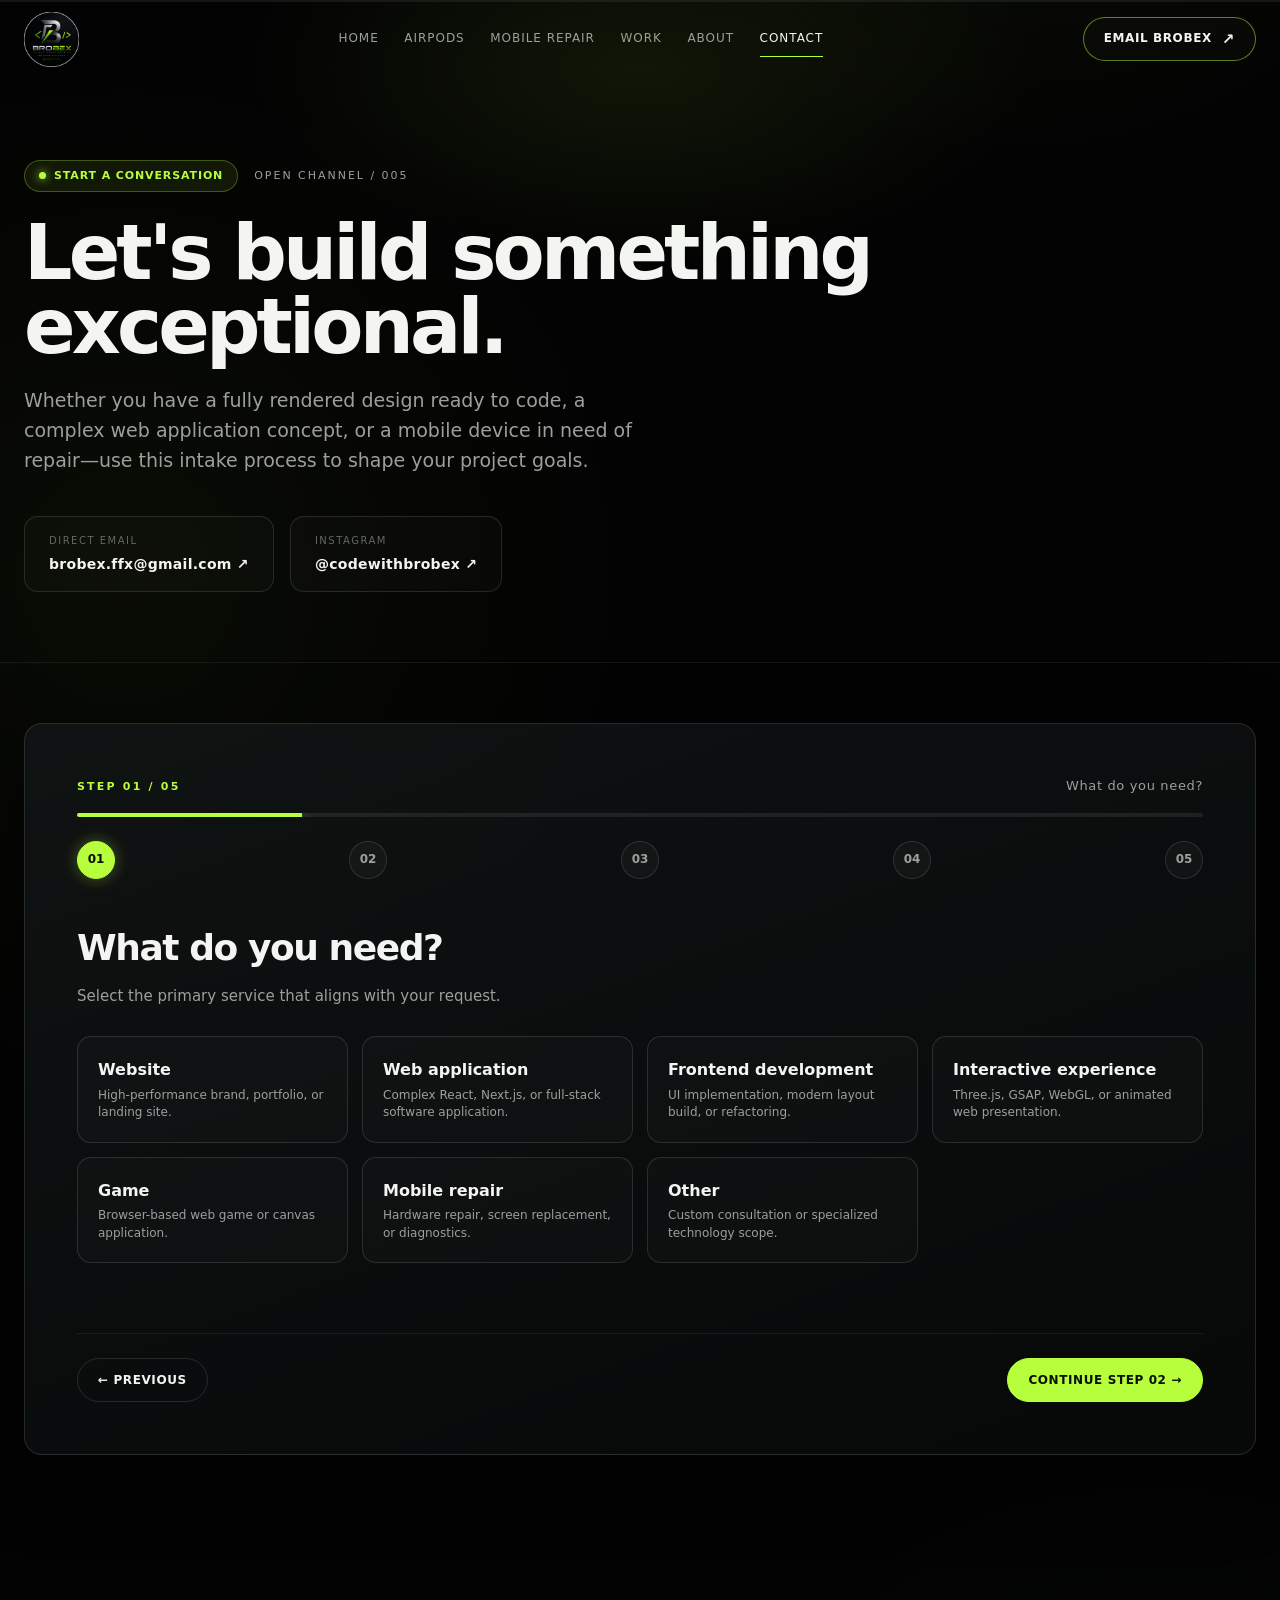
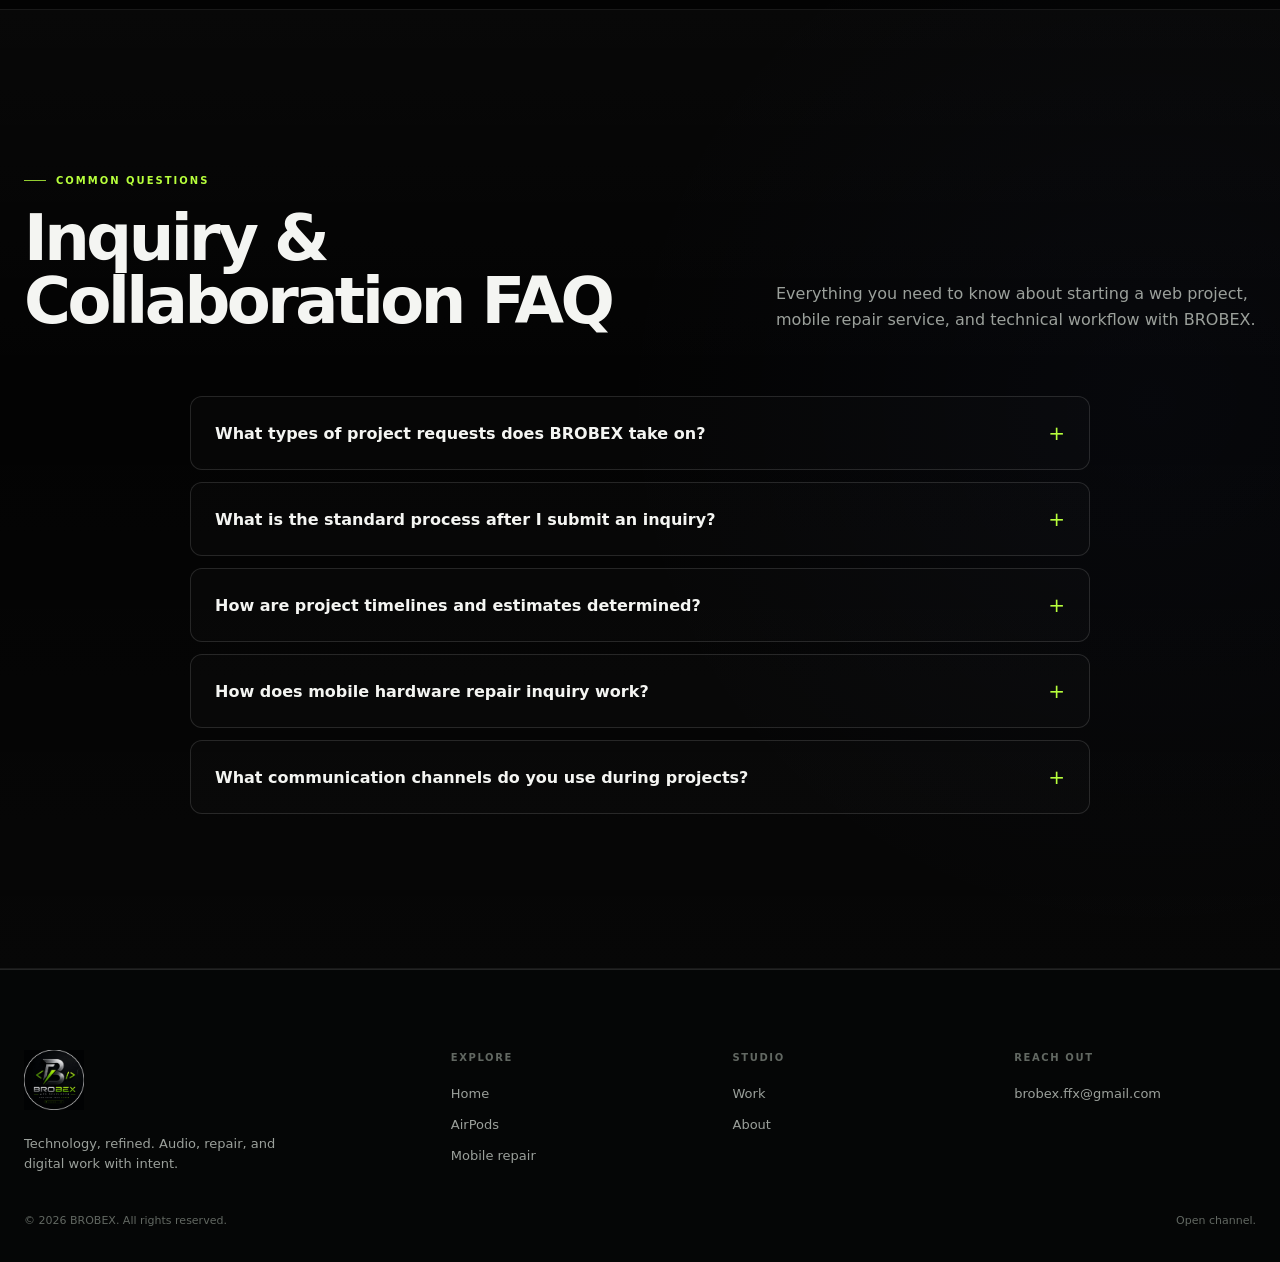
<file: contact.html>
<!doctype html>
<html lang="en">
<head>
  <meta charset="utf-8">
  <meta name="viewport" content="width=device-width, initial-scale=1">
  <title>Contact BROBEX — Project Inquiry & Engineering</title>
  <meta name="description" content="Start a project inquiry with BROBEX. Interactive intake for web development, interactive experiences, web applications, and mobile repair.">
  <meta property="og:type" content="website">
  <meta property="og:title" content="Contact BROBEX — Let's build something exceptional">
  <meta property="og:description" content="Map out your project stage, timeline, budget, and scope directly with BROBEX.">
  <meta property="og:image" content="assets/brobex-logo.png">
  <meta name="twitter:card" content="summary_large_image">
  <link rel="icon" href="assets/brobex-logo.png" type="image/png">
  <link rel="stylesheet" href="css/style.css">
  <link rel="stylesheet" href="css/responsive.css">
  <link rel="stylesheet" href="css/animations.css">
  <link rel="stylesheet" href="css/contact.css">
</head>
<body>
  <div class="global-scroll-progress" data-scroll-progress><span></span></div>
  <a class="skip-link" href="#main-content">Skip to content</a>

  <!-- Header -->
  <header class="site-header">
    <div class="nav-shell">
      <a class="brand-link" href="index.html" aria-label="BROBEX home">
        <img class="brand-logo" src="assets/brobex-logo.png" alt="BROBEX logo">
      </a>
      <nav class="primary-nav" aria-label="Primary navigation">
        <a href="index.html">Home</a>
        <a href="airpods.html">AirPods</a>
        <a href="repair.html">Mobile Repair</a>
        <a href="work.html">Work</a>
        <a href="about.html">About</a>
        <a href="contact.html" aria-current="page">Contact</a>
      </nav>
      <a class="nav-cta" href="mailto:brobex.ffx@gmail.com">Email BROBEX <span class="arrow">↗</span></a>
      <button class="menu-toggle" type="button" aria-label="Open menu" aria-expanded="false" aria-controls="mobile-menu">
        <span></span>
      </button>
    </div>
  </header>

  <!-- Mobile Menu -->
  <div class="mobile-menu" id="mobile-menu" aria-hidden="true">
    <nav aria-label="Mobile navigation">
      <a href="index.html">Home</a>
      <a href="airpods.html">AirPods</a>
      <a href="repair.html">Mobile Repair</a>
      <a href="work.html">Work</a>
      <a href="about.html">About</a>
      <a href="contact.html">Contact</a>
    </nav>
    <a class="button primary" href="mailto:brobex.ffx@gmail.com">Email BROBEX ↗</a>
  </div>

  <main id="main-content" class="page-main">
    <!-- Hero Section -->
    <section class="contact-hero">
      <div class="contact-hero-glow" aria-hidden="true"></div>
      <div class="section-shell">
        <div class="status-badge-wrapper reveal">
          <span class="status-pill">
            <span class="status-dot"></span>
            <span>Start a conversation</span>
          </span>
          <span class="channel-tag">OPEN CHANNEL / 005</span>
        </div>
        
        <h1 class="contact-hero-title reveal delay-1">Let's build something exceptional.</h1>
        <p class="contact-hero-desc reveal delay-2">
          Whether you have a fully rendered design ready to code, a complex web application concept, or a mobile device in need of repair—use this intake process to shape your project goals.
        </p>

        <!-- Direct Contact Cards -->
        <div class="hero-contact-strip reveal delay-3">
          <a href="mailto:brobex.ffx@gmail.com" class="direct-contact-card">
            <span class="card-label">Direct Email</span>
            <span class="card-value">brobex.ffx@gmail.com ↗</span>
          </a>
          <a href="https://www.instagram.com/codewithbrobex/" target="_blank" rel="noopener noreferrer" class="direct-contact-card">
            <span class="card-label">Instagram</span>
            <span class="card-value">@codewithbrobex ↗</span>
          </a>
        </div>
      </div>
    </section>

    <!-- Interactive Intake Form Section -->
    <section class="section intake-section">
      <div class="section-shell">
        <div class="intake-container reveal">
          
          <!-- Stepper Header -->
          <div class="intake-header">
            <div class="step-progress-meta">
              <span class="step-badge" id="step-badge">STEP 01 / 05</span>
              <span class="step-title-display" id="step-title-display">What do you need?</span>
            </div>

            <div class="progress-bar-track" role="progressbar" aria-valuemin="1" aria-valuemax="5" aria-valuenow="1" id="intake-progress-bar">
              <div class="progress-bar-fill" id="progress-bar-fill" style="width: 20%;"></div>
            </div>

            <ol class="step-indicators" id="step-indicators" aria-label="Form progress">
              <li class="step-node active" data-step="1">
                <button type="button" aria-label="Jump to Step 1: Need">01</button>
              </li>
              <li class="step-node" data-step="2">
                <button type="button" aria-label="Jump to Step 2: Stage">02</button>
              </li>
              <li class="step-node" data-step="3">
                <button type="button" aria-label="Jump to Step 3: Timeline">03</button>
              </li>
              <li class="step-node" data-step="4">
                <button type="button" aria-label="Jump to Step 4: Budget">04</button>
              </li>
              <li class="step-node" data-step="5">
                <button type="button" aria-label="Jump to Step 5: Details and Review">05</button>
              </li>
            </ol>
          </div>

          <!-- Multi-Step Intake Form -->
          <form id="intake-form" class="intake-form" novalidate>
            
            <!-- STEP 01: What do you need? -->
            <div class="form-step active" data-step-panel="1" role="region" aria-labelledby="step-1-heading">
              <h2 id="step-1-heading" class="step-heading">What do you need?</h2>
              <p class="step-subheading">Select the primary service that aligns with your request.</p>
              
              <div class="tile-grid" role="radiogroup" aria-labelledby="step-1-heading">
                <label class="tile-card">
                  <input type="radio" name="need" value="Website" required>
                  <span class="tile-content">
                    <span class="tile-title">Website</span>
                    <span class="tile-desc">High-performance brand, portfolio, or landing site.</span>
                  </span>
                </label>

                <label class="tile-card">
                  <input type="radio" name="need" value="Web application">
                  <span class="tile-content">
                    <span class="tile-title">Web application</span>
                    <span class="tile-desc">Complex React, Next.js, or full-stack software application.</span>
                  </span>
                </label>

                <label class="tile-card">
                  <input type="radio" name="need" value="Frontend development">
                  <span class="tile-content">
                    <span class="tile-title">Frontend development</span>
                    <span class="tile-desc">UI implementation, modern layout build, or refactoring.</span>
                  </span>
                </label>

                <label class="tile-card">
                  <input type="radio" name="need" value="Interactive experience">
                  <span class="tile-content">
                    <span class="tile-title">Interactive experience</span>
                    <span class="tile-desc">Three.js, GSAP, WebGL, or animated web presentation.</span>
                  </span>
                </label>

                <label class="tile-card">
                  <input type="radio" name="need" value="Game">
                  <span class="tile-content">
                    <span class="tile-title">Game</span>
                    <span class="tile-desc">Browser-based web game or canvas application.</span>
                  </span>
                </label>

                <label class="tile-card">
                  <input type="radio" name="need" value="Mobile repair">
                  <span class="tile-content">
                    <span class="tile-title">Mobile repair</span>
                    <span class="tile-desc">Hardware repair, screen replacement, or diagnostics.</span>
                  </span>
                </label>

                <label class="tile-card">
                  <input type="radio" name="need" value="Other">
                  <span class="tile-content">
                    <span class="tile-title">Other</span>
                    <span class="tile-desc">Custom consultation or specialized technology scope.</span>
                  </span>
                </label>
              </div>
              <span class="inline-error" id="error-step-1" role="alert" aria-live="polite"></span>
            </div>

            <!-- STEP 02: Project Stage -->
            <div class="form-step" data-step-panel="2" role="region" aria-labelledby="step-2-heading">
              <h2 id="step-2-heading" class="step-heading">What is the project stage?</h2>
              <p class="step-subheading">Help us understand where you currently stand in development.</p>

              <div class="tile-grid" role="radiogroup" aria-labelledby="step-2-heading">
                <label class="tile-card">
                  <input type="radio" name="stage" value="Idea" required>
                  <span class="tile-content">
                    <span class="tile-title">Idea</span>
                    <span class="tile-desc">Early conceptual phase, scoping required.</span>
                  </span>
                </label>

                <label class="tile-card">
                  <input type="radio" name="stage" value="Design ready">
                  <span class="tile-content">
                    <span class="tile-title">Design ready</span>
                    <span class="tile-desc">Figma or design assets complete and ready for code.</span>
                  </span>
                </label>

                <label class="tile-card">
                  <input type="radio" name="stage" value="Partially built">
                  <span class="tile-content">
                    <span class="tile-title">Partially built</span>
                    <span class="tile-desc">Codebase in progress, needing feature development.</span>
                  </span>
                </label>

                <label class="tile-card">
                  <input type="radio" name="stage" value="Existing website">
                  <span class="tile-content">
                    <span class="tile-title">Existing website</span>
                    <span class="tile-desc">Live production site requiring updates or overhaul.</span>
                  </span>
                </label>

                <label class="tile-card">
                  <input type="radio" name="stage" value="Need improvement">
                  <span class="tile-content">
                    <span class="tile-title">Need improvement</span>
                    <span class="tile-desc">Optimization, bug fixes, or performance tuning.</span>
                  </span>
                </label>
              </div>
              <span class="inline-error" id="error-step-2" role="alert" aria-live="polite"></span>
            </div>

            <!-- STEP 03: Timeline -->
            <div class="form-step" data-step-panel="3" role="region" aria-labelledby="step-3-heading">
              <h2 id="step-3-heading" class="step-heading">Timeline</h2>
              <p class="step-subheading">When are you hoping to launch or complete this project?</p>

              <div class="tile-grid" role="radiogroup" aria-labelledby="step-3-heading">
                <label class="tile-card">
                  <input type="radio" name="timeline" value="Flexible" required>
                  <span class="tile-content">
                    <span class="tile-title">Flexible</span>
                    <span class="tile-desc">No strict deadline; quality is the main priority.</span>
                  </span>
                </label>

                <label class="tile-card">
                  <input type="radio" name="timeline" value="1–2 weeks">
                  <span class="tile-content">
                    <span class="tile-title">1–2 weeks</span>
                    <span class="tile-desc">Rapid turnaround or immediate priority.</span>
                  </span>
                </label>

                <label class="tile-card">
                  <input type="radio" name="timeline" value="2–4 weeks">
                  <span class="tile-content">
                    <span class="tile-title">2–4 weeks</span>
                    <span class="tile-desc">Standard project sprint timeframe.</span>
                  </span>
                </label>

                <label class="tile-card">
                  <input type="radio" name="timeline" value="1–2 months">
                  <span class="tile-content">
                    <span class="tile-title">1–2 months</span>
                    <span class="tile-desc">Comprehensive web build or application phase.</span>
                  </span>
                </label>

                <label class="tile-card">
                  <input type="radio" name="timeline" value="Discuss">
                  <span class="tile-content">
                    <span class="tile-title">Discuss</span>
                    <span class="tile-desc">Timeline dependent on detailed scoping.</span>
                  </span>
                </label>
              </div>
              <span class="inline-error" id="error-step-3" role="alert" aria-live="polite"></span>
            </div>

            <!-- STEP 04: Budget -->
            <div class="form-step" data-step-panel="4" role="region" aria-labelledby="step-4-heading">
              <h2 id="step-4-heading" class="step-heading">Estimated Budget</h2>
              <p class="step-subheading">Ranges serve as neutral conversation starters rather than fixed quotes.</p>

              <div class="tile-grid" role="radiogroup" aria-labelledby="step-4-heading">
                <label class="tile-card">
                  <input type="radio" name="budget" value="Starter / Flexible (< $1,000)" required>
                  <span class="tile-content">
                    <span class="tile-title">Starter / Flexible</span>
                    <span class="tile-desc">Focused landing page or minor development service.</span>
                  </span>
                </label>

                <label class="tile-card">
                  <input type="radio" name="budget" value="Standard ($1,000 – $2,500)">
                  <span class="tile-content">
                    <span class="tile-title">Standard</span>
                    <span class="tile-desc">Custom web development or multi-page build.</span>
                  </span>
                </label>

                <label class="tile-card">
                  <input type="radio" name="budget" value="Core Build ($2,500 – $5,000)">
                  <span class="tile-content">
                    <span class="tile-title">Core Build</span>
                    <span class="tile-desc">Full web application, animation integration, or custom store.</span>
                  </span>
                </label>

                <label class="tile-card">
                  <input type="radio" name="budget" value="Enterprise / Premium ($5,000+)">
                  <span class="tile-content">
                    <span class="tile-title">Enterprise / Premium</span>
                    <span class="tile-desc">End-to-end product development or interactive experience.</span>
                  </span>
                </label>

                <label class="tile-card">
                  <input type="radio" name="budget" value="To be discussed">
                  <span class="tile-content">
                    <span class="tile-title">To be discussed</span>
                    <span class="tile-desc">Prefer to review requirement options during consultation.</span>
                  </span>
                </label>
              </div>
              <span class="inline-error" id="error-step-4" role="alert" aria-live="polite"></span>
            </div>

            <!-- STEP 05: Project details & Summary Panel -->
            <div class="form-step" data-step-panel="5" role="region" aria-labelledby="step-5-heading">
              <h2 id="step-5-heading" class="step-heading">Project Details</h2>
              <p class="step-subheading">Provide your contact info and message to complete the inquiry summary.</p>

              <!-- Summary Panel -->
              <div class="summary-panel" aria-label="Inquiry summary review">
                <div class="summary-header">
                  <h3>Inquiry Overview</h3>
                  <span class="summary-hint">Review choices or click any step to edit</span>
                </div>
                
                <div class="summary-grid">
                  <div class="summary-item">
                    <span class="summary-label">Project Type:</span>
                    <span class="summary-value" id="summary-type">Not selected</span>
                    <button type="button" class="summary-edit-btn" data-goto-step="1" aria-label="Edit project type">Edit</button>
                  </div>

                  <div class="summary-item">
                    <span class="summary-label">Stage:</span>
                    <span class="summary-value" id="summary-stage">Not selected</span>
                    <button type="button" class="summary-edit-btn" data-goto-step="2" aria-label="Edit project stage">Edit</button>
                  </div>

                  <div class="summary-item">
                    <span class="summary-label">Timeline:</span>
                    <span class="summary-value" id="summary-timeline">Not selected</span>
                    <button type="button" class="summary-edit-btn" data-goto-step="3" aria-label="Edit timeline">Edit</button>
                  </div>

                  <div class="summary-item">
                    <span class="summary-label">Budget:</span>
                    <span class="summary-value" id="summary-budget">Not selected</span>
                    <button type="button" class="summary-edit-btn" data-goto-step="4" aria-label="Edit budget">Edit</button>
                  </div>
                </div>
              </div>

              <!-- Input Fields -->
              <div class="fields-group">
                <div class="form-row">
                  <div class="field">
                    <label for="contact-name">Your Name <span class="required-star">*</span></label>
                    <input id="contact-name" name="name" autocomplete="name" required placeholder="e.g. Alex Mercer">
                    <span class="field-error" id="error-name" role="alert" aria-live="polite"></span>
                  </div>

                  <div class="field">
                    <label for="contact-email">Your Email Address <span class="required-star">*</span></label>
                    <input id="contact-email" name="email" type="email" autocomplete="email" required placeholder="alex@example.com">
                    <span class="field-error" id="error-email" role="alert" aria-live="polite"></span>
                  </div>
                </div>

                <div class="field">
                  <label for="contact-message">Project Description / Notes <span class="required-star">*</span></label>
                  <textarea id="contact-message" name="message" required rows="4" placeholder="Briefly describe what you'd like to build, fix, or achieve..."></textarea>
                  <span class="field-error" id="error-message" role="alert" aria-live="polite"></span>
                </div>
              </div>
            </div>

            <!-- Form Navigation Footer -->
            <div class="intake-footer">
              <button type="button" class="button ghost" id="prev-btn" disabled>
                <span>← Previous</span>
              </button>

              <div class="footer-actions">
                <button type="button" class="button primary" id="next-btn">
                  <span>Continue Step 02 →</span>
                </button>
                <button type="submit" class="button primary" id="submit-btn" style="display: none;">
                  <span>Generate Inquiry Summary <span class="arrow">↗</span></span>
                </button>
              </div>
            </div>

          </form>

          <!-- SUCCESS STATE CONFIRMATION SCREEN -->
          <div class="success-screen" id="success-screen" style="display: none;" role="region" aria-live="polite">
            <div class="success-icon" aria-hidden="true">✓</div>
            <h2 class="success-title">Inquiry Prepared</h2>
            <p class="success-desc">
              Your inquiry summary has been generated. BROBEX processes direct communications via email, keeping your contact submission browser-native with zero server tracking.
            </p>

            <div class="success-recap">
              <div class="recap-header">Structured Message Preview</div>
              <pre class="recap-body" id="recap-text"></pre>
            </div>

            <div class="success-actions">
              <a class="button primary" id="mailto-direct-btn" href="mailto:brobex.ffx@gmail.com">
                Email BROBEX Directly <span class="arrow">↗</span>
              </a>
              <button class="button ghost" type="button" id="copy-summary-btn">
                <span>Copy Summary to Clipboard</span>
              </button>
              <a class="button ghost" href="index.html">
                Return Home
              </a>
            </div>
            
            <p class="direct-email-note">
              Direct email fallback: <a href="mailto:brobex.ffx@gmail.com">brobex.ffx@gmail.com</a>
            </p>
          </div>

        </div>
      </div>
    </section>

    <!-- FAQ Section -->
    <section class="section faq-section dark-band">
      <div class="section-shell">
        <div class="section-head">
          <div>
            <span class="eyebrow">COMMON QUESTIONS</span>
            <h2 class="section-title">Inquiry & Collaboration FAQ</h2>
          </div>
          <p class="section-intro">
            Everything you need to know about starting a web project, mobile repair service, and technical workflow with BROBEX.
          </p>
        </div>

        <div class="faq-accordion" role="region" aria-label="Frequently Asked Questions">
          
          <div class="faq-item">
            <button type="button" class="faq-trigger" aria-expanded="false" aria-controls="faq-ans-1">
              <span>What types of project requests does BROBEX take on?</span>
              <span class="faq-icon" aria-hidden="true">+</span>
            </button>
            <div id="faq-ans-1" class="faq-content" hidden>
              <p>
                BROBEX specializes in custom high-performance web development (React, Next.js, HTML5, CSS3, JavaScript/TypeScript), interactive web experiences (3D canvas, GSAP, WebGL), web applications, web games, and hardware mobile repair services.
              </p>
            </div>
          </div>

          <div class="faq-item">
            <button type="button" class="faq-trigger" aria-expanded="false" aria-controls="faq-ans-2">
              <span>What is the standard process after I submit an inquiry?</span>
              <span class="faq-icon" aria-hidden="true">+</span>
            </button>
            <div id="faq-ans-2" class="faq-content" hidden>
              <p>
                Once you send your inquiry details to <strong>brobex.ffx@gmail.com</strong>, we review your project scope, timeline, and goals. We will follow up via email within 24–48 hours with feedback, preliminary estimates, or scoping questions.
              </p>
            </div>
          </div>

          <div class="faq-item">
            <button type="button" class="faq-trigger" aria-expanded="false" aria-controls="faq-ans-3">
              <span>How are project timelines and estimates determined?</span>
              <span class="faq-icon" aria-hidden="true">+</span>
            </button>
            <div id="faq-ans-3" class="faq-content" hidden>
              <p>
                Timelines depend on complexity, design readiness, and required features. Simple landing pages take 1–2 weeks, while full custom web apps or interactive experiences typically span 2–4 weeks or longer. Budget ranges are transparently agreed upon before work begins.
              </p>
            </div>
          </div>

          <div class="faq-item">
            <button type="button" class="faq-trigger" aria-expanded="false" aria-controls="faq-ans-4">
              <span>How does mobile hardware repair inquiry work?</span>
              <span class="faq-icon" aria-hidden="true">+</span>
            </button>
            <div id="faq-ans-4" class="faq-content" hidden>
              <p>
                Select "Mobile repair" in the intake form or email us directly with your device model and issue (e.g., screen replacement, battery replacement, audio fix). We provide a diagnostic evaluation and component estimate before any repair commences.
              </p>
            </div>
          </div>

          <div class="faq-item">
            <button type="button" class="faq-trigger" aria-expanded="false" aria-controls="faq-ans-5">
              <span>What communication channels do you use during projects?</span>
              <span class="faq-icon" aria-hidden="true">+</span>
            </button>
            <div id="faq-ans-5" class="faq-content" hidden>
              <p>
                Email is our core channel for official documentation, project milestones, and deployment sign-offs. Instagram messages (@codewithbrobex) are also open for quick updates.
              </p>
            </div>
          </div>

        </div>
      </div>
    </section>
  </main>

  <!-- Footer -->
  <footer class="footer">
    <div class="footer-grid">
      <div class="footer-brand">
        <a class="brand-link" href="index.html">
          <a class="brand-link" href="https://brobexportfolio.vercel.app/" target="_blank" rel="noopener noreferrer">
  <img class="brand-logo small" src="assets/brobex-logo.png" alt="BROBEX logo">
</a>
        </a>
        <p>Technology, refined. Audio, repair, and digital work with intent.</p>
      </div>
      <div>
        <h3>Explore</h3>
        <nav>
          <a href="index.html">Home</a>
          <a href="airpods.html">AirPods</a>
          <a href="repair.html">Mobile repair</a>
        </nav>
      </div>
      <div>
        <h3>Studio</h3>
        <nav>
          <a href="work.html">Work</a>
          <a href="about.html">About</a>
        </nav>
      </div>
      <div>
        <h3>Reach out</h3>
        <nav>
          <a href="mailto:brobex.ffx@gmail.com">brobex.ffx@gmail.com</a>
        </nav>
      </div>
    </div>
    <div class="footer-bottom">
      <span>© <span data-year></span> BROBEX. All rights reserved.</span>
      <span>Open channel.</span>
    </div>
  </footer>

  <script src="js/navigation.js" defer></script>
  <script src="js/main.js" defer></script>
  <script src="js/contact.js" defer></script>
  <script src="js/animations.js" defer></script>
</body>
</html>
</file>
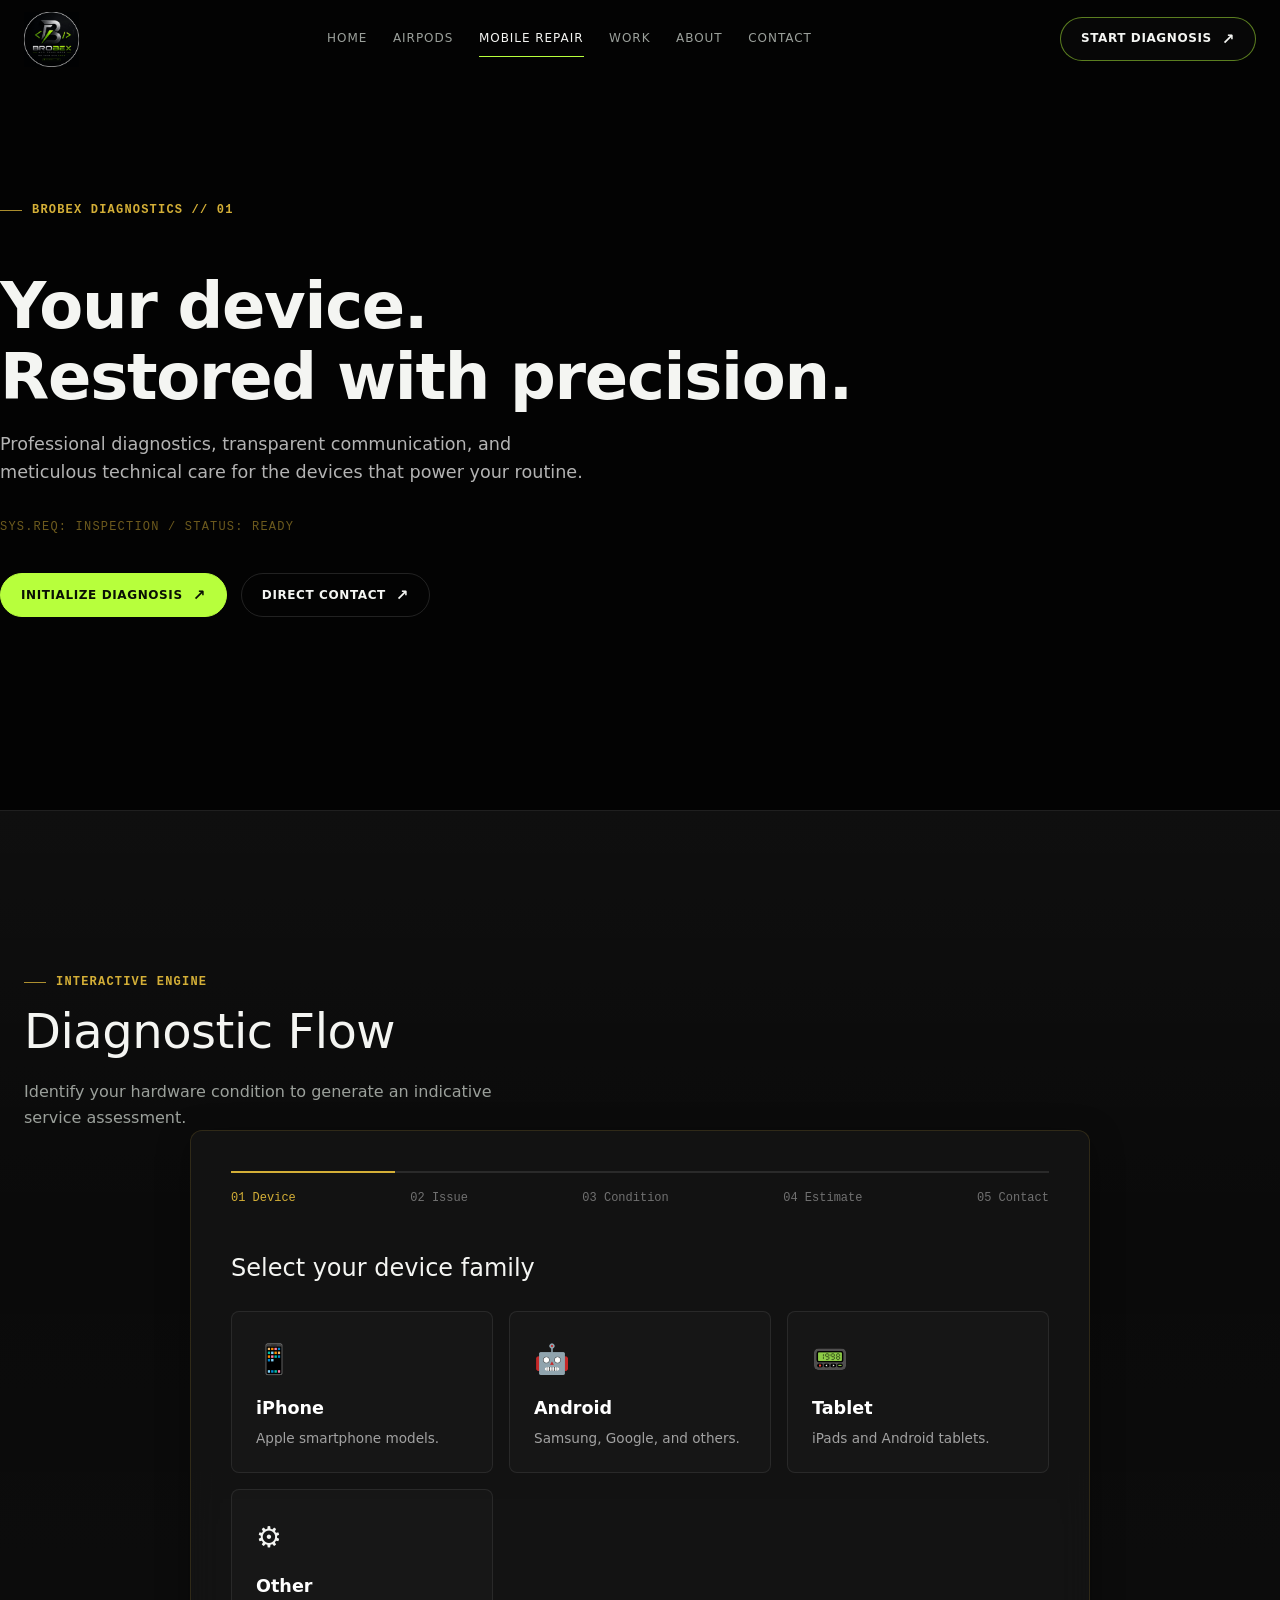
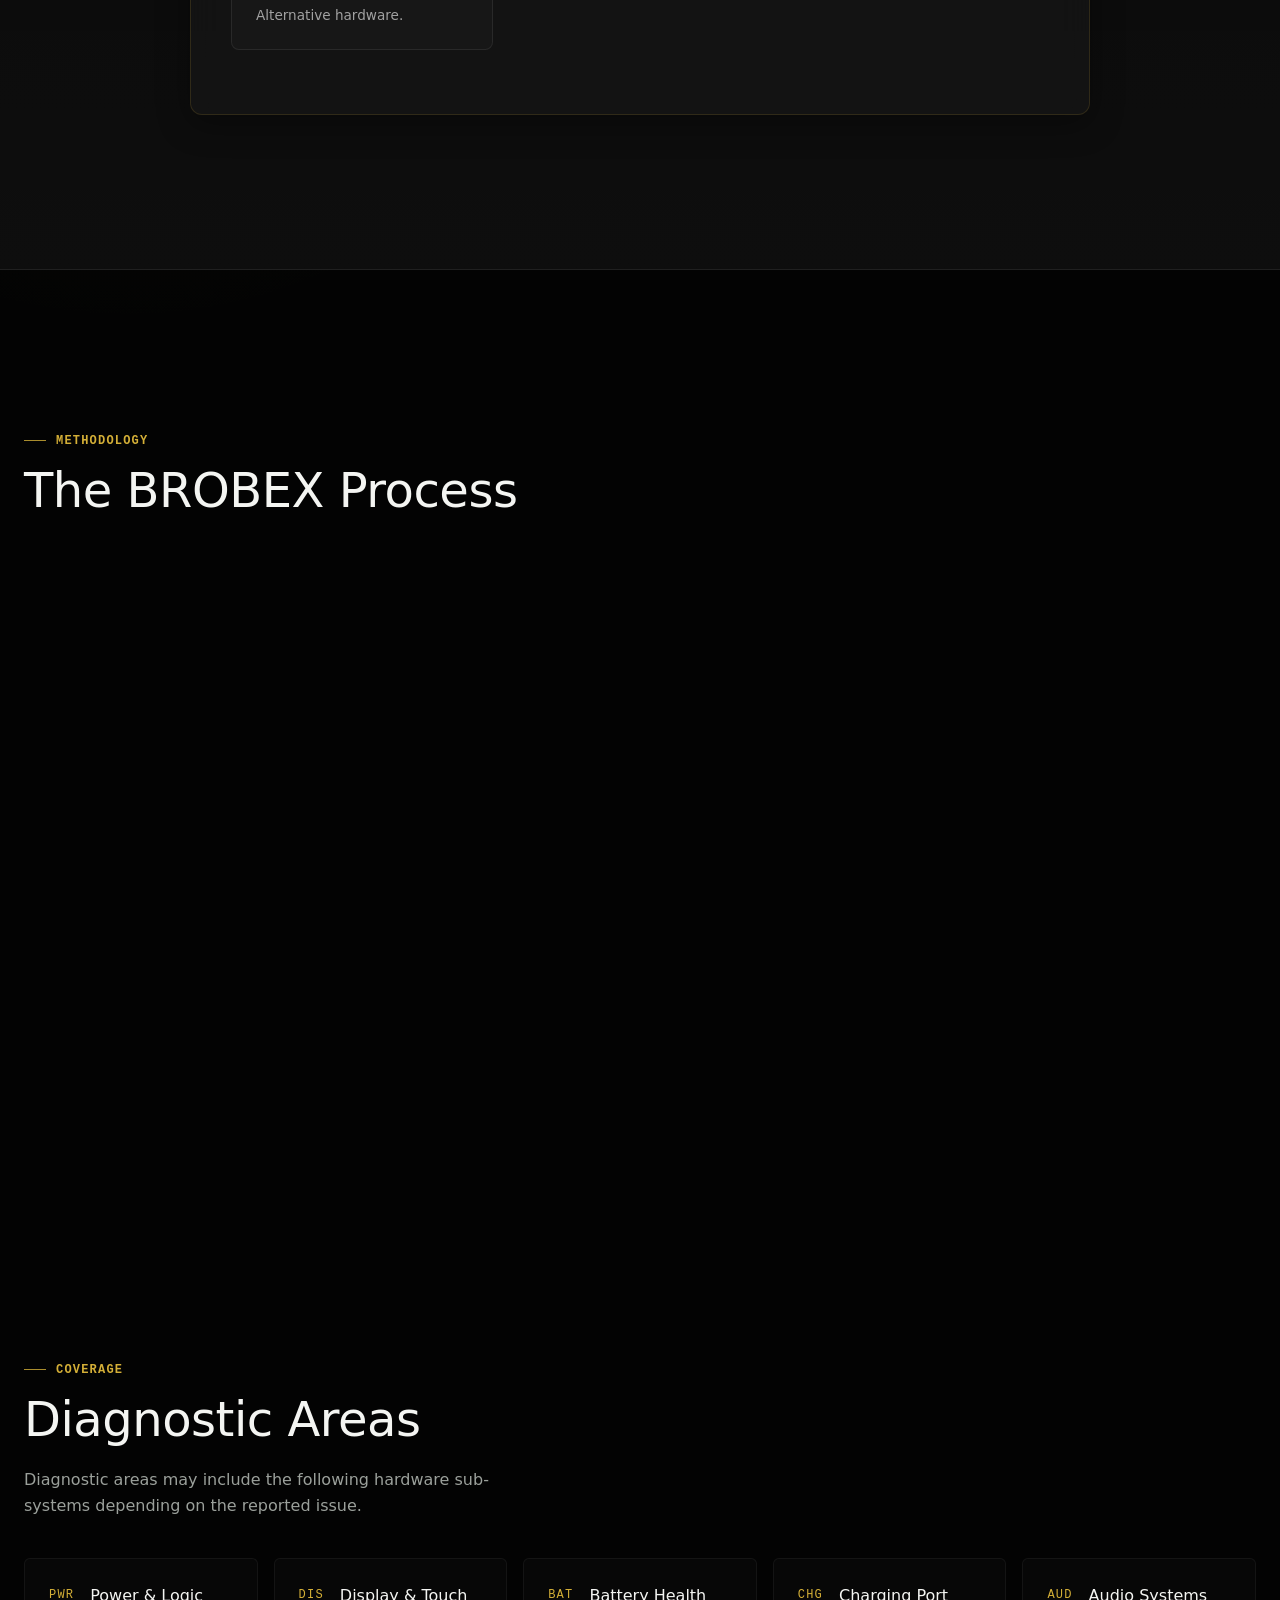
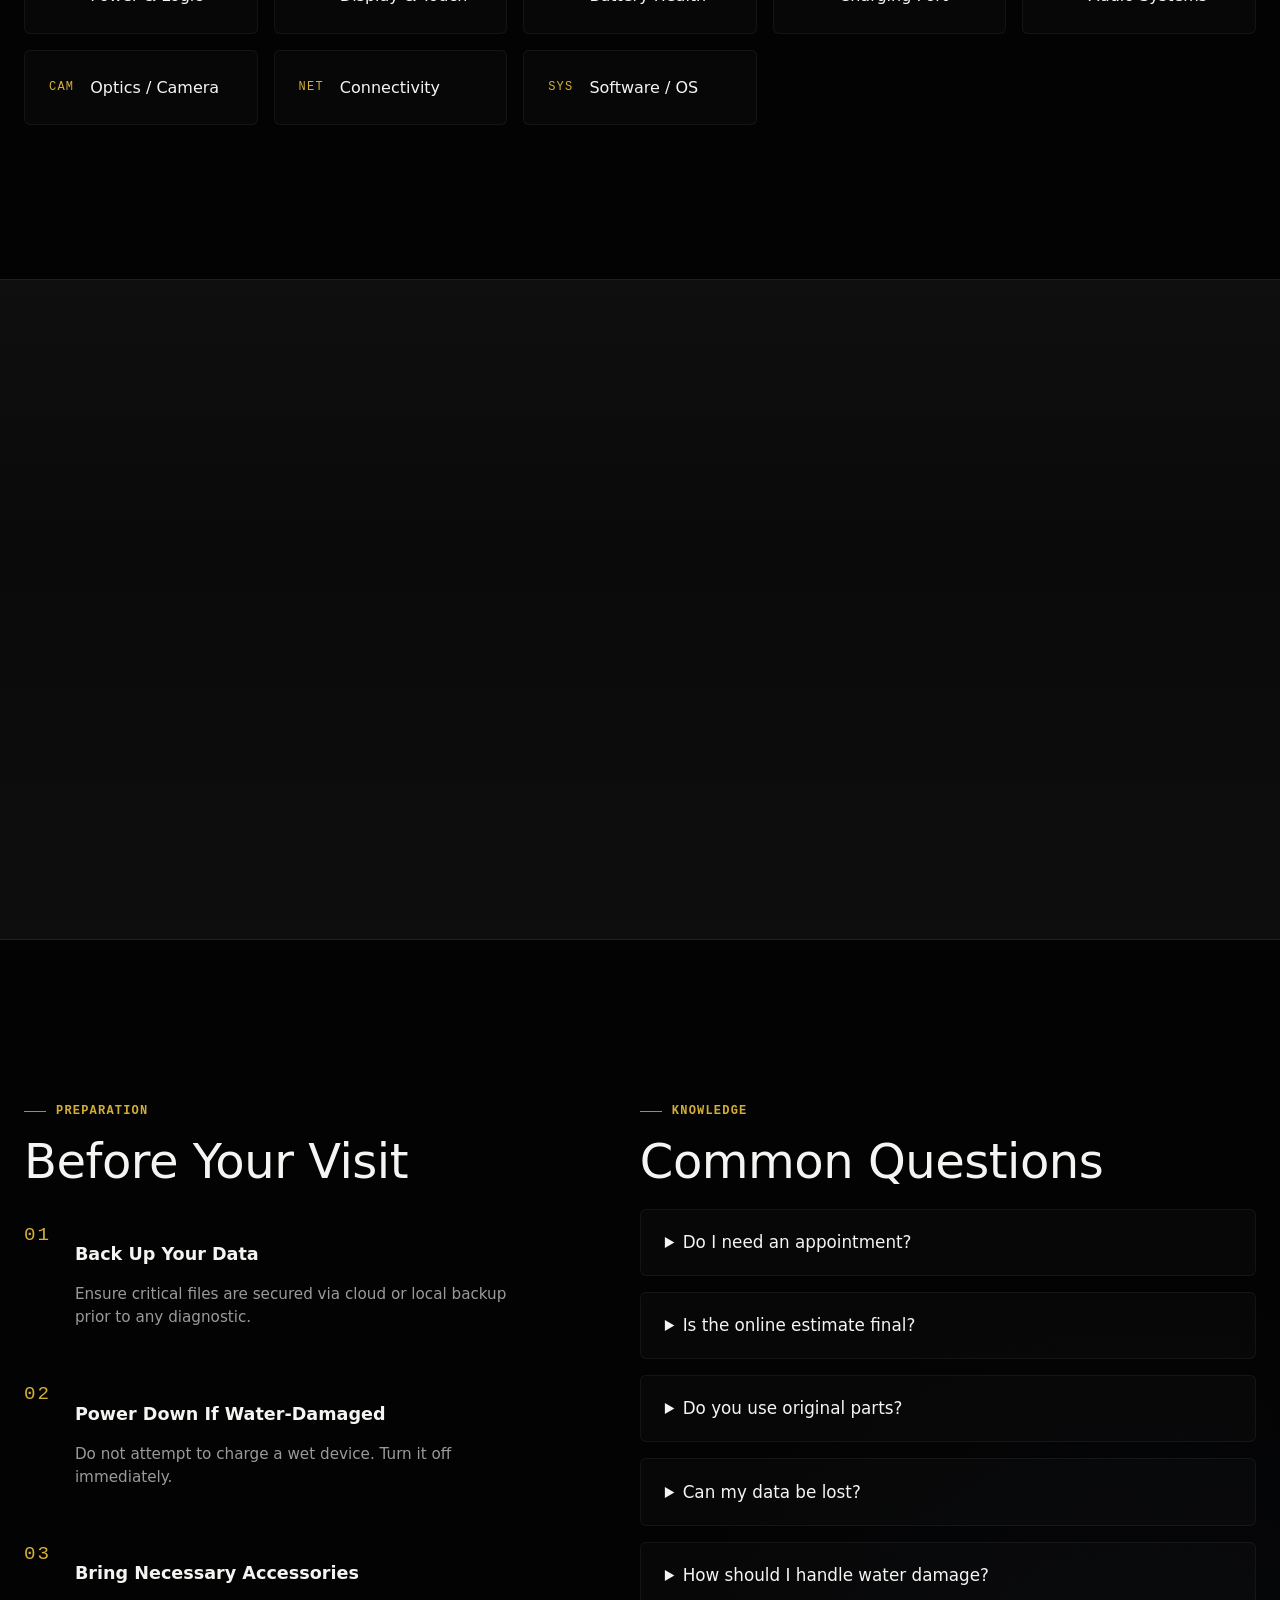
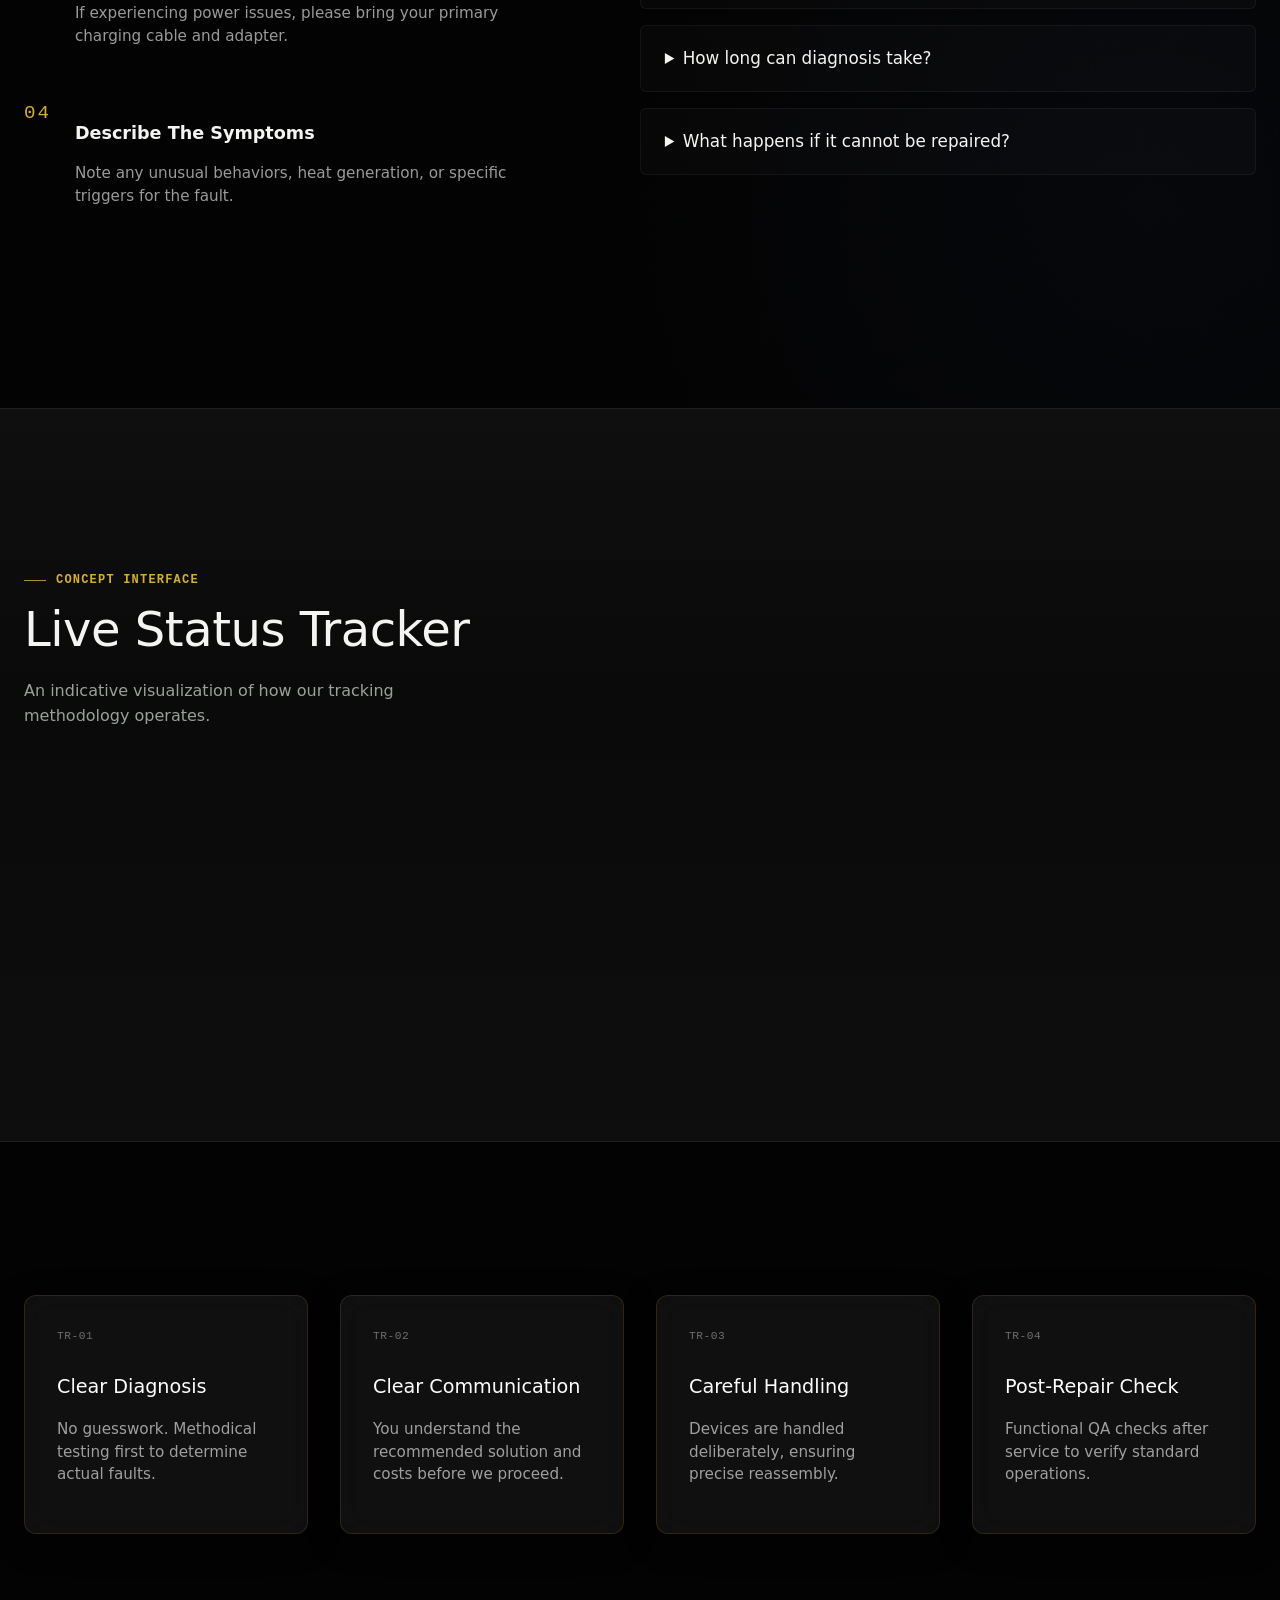
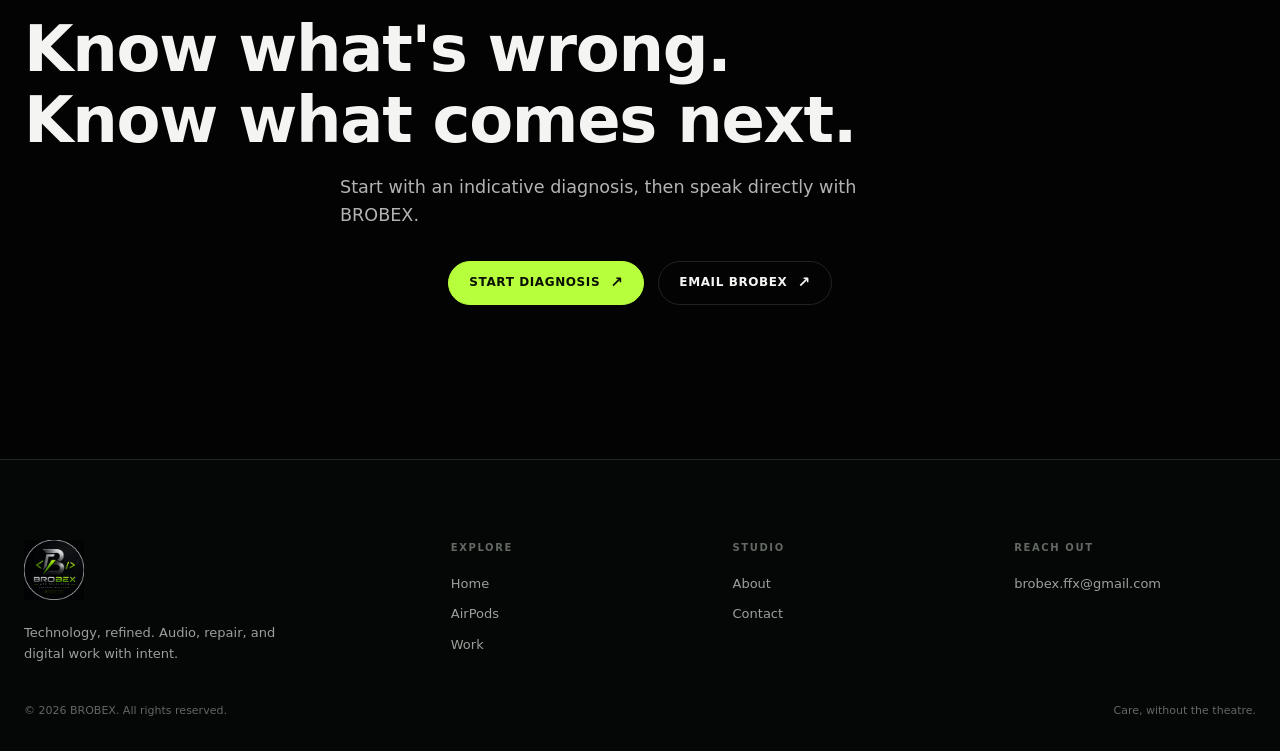
<file: repair.html>
<!-- repair.html -->
<!doctype html>
<html lang="en">
<head>
  <meta charset="utf-8">
  <meta name="viewport" content="width=device-width, initial-scale=1">
  <title>Mobile Repair & Diagnostics — BROBEX</title>
  <meta name="description" content="Premium BROBEX mobile device care. Interactive diagnostics, transparent assessments, and precision repair services for smartphones and tablets.">
  <meta property="og:title" content="Mobile Repair & Diagnostics — BROBEX">
  <meta property="og:description" content="Premium mobile device care. Interactive diagnostics, transparent assessments, and precision repair services.">
  <meta property="og:type" content="website">
  <link rel="icon" href="assets/brobex-logo.png" type="image/png">
  <link rel="stylesheet" href="css/style.css">
  <link rel="stylesheet" href="css/responsive.css">
  <link rel="stylesheet" href="css/animations.css">
  <link rel="stylesheet" href="css/repair.css">
</head>
<body>
  <a class="skip-link" href="#main-content">Skip to content</a>
  
  <header class="site-header">
    <div class="nav-shell">
      <a class="brand-link" href="index.html" aria-label="BROBEX home">
        <img class="brand-logo" src="assets/brobex-logo.png" alt="BROBEX logo">
      </a>
      <nav class="primary-nav" aria-label="Primary navigation">
        <a href="index.html">Home</a>
        <a href="airpods.html">AirPods</a>
        <a href="repair.html" aria-current="page">Mobile Repair</a>
        <a href="work.html">Work</a>
        <a href="about.html">About</a>
        <a href="contact.html">Contact</a>
      </nav>
      <a class="nav-cta" href="#diagnostic-engine">Start diagnosis <span class="arrow">↗</span></a>
      <button class="menu-toggle" type="button" aria-label="Open menu" aria-expanded="false" aria-controls="mobile-menu">
        <span></span>
      </button>
    </div>
  </header>

  <div class="mobile-menu" id="mobile-menu" aria-hidden="true">
    <nav aria-label="Mobile navigation">
      <a href="index.html">Home</a>
      <a href="airpods.html">AirPods</a>
      <a href="repair.html" aria-current="page">Mobile Repair</a>
      <a href="work.html">Work</a>
      <a href="about.html">About</a>
      <a href="contact.html">Contact</a>
    </nav>
    <a class="button primary" href="#diagnostic-engine">Start diagnosis ↗</a>
  </div>

  <main id="main-content" class="page-main">
    
    <!-- PREMIUM REPAIR HERO -->
    <section class="page-hero repair-hero">
      <div class="hero-bg-anim" id="hero-anim" aria-hidden="true">
        <div class="diagnostic-device-vis">
          <div class="diag-grid"></div>
          <div class="scan-line"></div>
          <div class="diag-node node-1"></div>
          <div class="diag-node node-2"></div>
          <div class="diag-node node-3"></div>
          <div class="signal-pulse"></div>
        </div>
      </div>
      <div class="page-hero-inner reveal">
        <span class="eyebrow hud-text">BROBEX DIAGNOSTICS // 01</span>
        <h1 class="display-headline">Your device.<br>Restored with precision.</h1>
        <p class="premium-copy">Professional diagnostics, transparent communication, and meticulous technical care for the devices that power your routine.</p>
        <div class="technical-metadata hud-text">SYS.REQ: INSPECTION / STATUS: READY</div>
        <div class="hero-actions">
          <a class="button primary" href="#diagnostic-engine">Initialize diagnosis <span class="arrow">↗</span></a>
          <a class="button ghost" href="#repair-contact">Direct contact <span class="arrow">↗</span></a>
        </div>
      </div>
    </section>

    <!-- INTERACTIVE DIAGNOSTIC FLOW -->
    <section class="section dark-band" id="diagnostic-engine">
      <div class="section-shell">
        <div class="text-center reveal">
          <span class="eyebrow hud-text">Interactive Engine</span>
          <h2 class="section-title">Diagnostic Flow</h2>
          <p class="section-intro">Identify your hardware condition to generate an indicative service assessment.</p>
        </div>

        <div class="diagnostic-container glass-panel reveal delay-1">
          <div class="diag-progress-bar" role="progressbar" aria-valuenow="1" aria-valuemin="1" aria-valuemax="5">
            <div class="progress-track"><div class="progress-fill" id="diag-progress-fill"></div></div>
            <div class="progress-steps">
              <span class="step-indicator active" data-step="1">01 Device</span>
              <span class="step-indicator" data-step="2">02 Issue</span>
              <span class="step-indicator" data-step="3">03 Condition</span>
              <span class="step-indicator" data-step="4">04 Estimate</span>
              <span class="step-indicator" data-step="5">05 Contact</span>
            </div>
          </div>

          <div class="diag-panels" aria-live="polite">
            <!-- Step 1: Device -->
            <div class="diag-panel active" id="panel-1">
              <h3 class="panel-title">Select your device family</h3>
              <div class="selection-grid">
                <button type="button" class="selector-card" data-type="device" data-value="iphone">
                  <span class="card-icon">📱</span>
                  <span class="card-title">iPhone</span>
                  <span class="card-desc">Apple smartphone models.</span>
                </button>
                <button type="button" class="selector-card" data-type="device" data-value="android">
                  <span class="card-icon">🤖</span>
                  <span class="card-title">Android</span>
                  <span class="card-desc">Samsung, Google, and others.</span>
                </button>
                <button type="button" class="selector-card" data-type="device" data-value="tablet">
                  <span class="card-icon">📟</span>
                  <span class="card-title">Tablet</span>
                  <span class="card-desc">iPads and Android tablets.</span>
                </button>
                <button type="button" class="selector-card" data-type="device" data-value="other">
                  <span class="card-icon">⚙️</span>
                  <span class="card-title">Other</span>
                  <span class="card-desc">Alternative hardware.</span>
                </button>
              </div>
            </div>

            <!-- Step 2: Problem -->
            <div class="diag-panel" id="panel-2">
              <h3 class="panel-title">What primary issue are you experiencing?</h3>
              <div class="selection-grid dynamic-grid" id="problem-grid">
                <!-- Populated dynamically via JS -->
              </div>
              <div class="panel-actions">
                <button type="button" class="button ghost back-btn" data-target="1">← Back</button>
              </div>
            </div>

            <!-- Step 3: Condition -->
            <div class="diag-panel" id="panel-3">
              <h3 class="panel-title">What is the current state of the device?</h3>
              <div class="selection-grid">
                <button type="button" class="selector-card" data-type="condition" data-value="functional">
                  <span class="technical-label">ST-01</span>
                  <span class="card-title">Functional</span>
                  <span class="card-desc">Device powers on, unlocks, and is mostly usable.</span>
                </button>
                <button type="button" class="selector-card" data-type="condition" data-value="intermittent">
                  <span class="technical-label">ST-02</span>
                  <span class="card-title">Intermittent</span>
                  <span class="card-desc">Issue appears inconsistently. Device glitches or loops.</span>
                </button>
                <button type="button" class="selector-card" data-type="condition" data-value="unresponsive">
                  <span class="technical-label">ST-03</span>
                  <span class="card-title">Unresponsive</span>
                  <span class="card-desc">Device does not power on, charge, or respond normally.</span>
                </button>
              </div>
              <div class="panel-actions">
                <button type="button" class="button ghost back-btn" data-target="2">← Back</button>
              </div>
            </div>

            <!-- Step 4: Estimate Result -->
            <div class="diag-panel" id="panel-4">
              <div class="estimate-result-box glass-panel">
                <div class="est-header">
                  <span class="eyebrow hud-text">Indicative Analysis</span>
                  <div class="confidence-indicator" title="Estimate Confidence">
                    <span class="conf-dot active"></span>
                    <span class="conf-dot active"></span>
                    <span class="conf-dot"></span>
                  </div>
                </div>
                <h3 id="est-title" class="gold-text panel-title">Reviewing Configuration</h3>
                <div class="estimate-details editorial-grid">
                  <div class="est-row">
                    <span class="est-label">Estimated Range:</span> 
                    <strong id="est-price" class="green-text est-value">--</strong>
                  </div>
                  <div class="est-row">
                    <span class="est-label">Service Category:</span> 
                    <strong id="est-category" class="est-value">--</strong>
                  </div>
                  <div class="est-row">
                    <span class="est-label">Requirement:</span> 
                    <strong id="est-inspection" class="est-value">--</strong>
                  </div>
                </div>
                <div class="est-alert">
                  <strong>Notice:</strong> Final pricing and turnaround times are entirely dependent on physical, in-person inspection. This is an indicative estimate only.
                </div>
                <div class="panel-actions">
                  <button type="button" class="button ghost back-btn" data-target="1">← Recalculate</button>
                  <button type="button" class="button primary next-btn" data-target="5">Proceed to Request <span class="arrow">↗</span></button>
                </div>
              </div>
            </div>

            <!-- Step 5: Contact -->
            <div class="diag-panel" id="panel-5">
              <h3 class="panel-title">Finalize Diagnostic Request</h3>
              
              <div class="diagnostic-summary">
                <div class="summary-item">
                  <span class="hud-text">DEVICE</span>
                  <strong id="sum-device">--</strong>
                </div>
                <div class="summary-item">
                  <span class="hud-text">ISSUE</span>
                  <strong id="sum-issue">--</strong>
                </div>
                <div class="summary-item">
                  <span class="hud-text">CONDITION</span>
                  <strong id="sum-condition">--</strong>
                </div>
                <div class="summary-item">
                  <span class="hud-text">ESTIMATE</span>
                  <strong id="sum-price" class="green-text">--</strong>
                </div>
                <button type="button" class="text-link back-btn" data-target="1">Modify selections</button>
              </div>

              <form id="booking-form" class="polished-form" novalidate>
                <input type="hidden" name="sys-device" id="sys-device">
                <input type="hidden" name="sys-issue" id="sys-issue">
                <input type="hidden" name="sys-condition" id="sys-condition">
                
                <div class="form-row">
                  <div class="field">
                    <label for="b-name">Name</label>
                    <input type="text" id="b-name" name="name" required aria-required="true">
                  </div>
                  <div class="field">
                    <label for="b-contact">Email or Phone</label>
                    <input type="text" id="b-contact" name="contact" required aria-required="true">
                  </div>
                </div>
                <div class="form-row">
                  <div class="field">
                    <label for="b-method">Preferred Contact Method</label>
                    <select id="b-method" name="method" class="styled-select">
                      <option value="email">Email</option>
                      <option value="phone">Phone Call</option>
                      <option value="text">Text/WhatsApp</option>
                    </select>
                  </div>
                  <div class="field">
                    <label for="b-timing">Preferred Service Timing</label>
                    <select id="b-timing" name="timing" class="styled-select">
                      <option value="asap">As soon as possible</option>
                      <option value="this-week">Sometime this week</option>
                      <option value="flexible">Flexible</option>
                    </select>
                  </div>
                </div>
                <div class="field">
                  <label for="b-desc">Additional Details</label>
                  <textarea id="b-desc" name="description" rows="3" placeholder="Any other symptoms? Previous repair history?"></textarea>
                </div>
                
                <div id="form-success-state" class="success-state hidden">
                  <h4 class="green-text">REQUEST PREPARED</h4>
                  <p>Your diagnostic details have been captured in this interface.</p>
                  <div class="hero-actions" style="margin-top: 1rem;">
                    <a class="button primary" href="mailto:brobex.ffx@gmail.com">Email BROBEX Directly <span class="arrow">↗</span></a>
                    <button type="button" class="button ghost" id="reset-diag-btn">Return to diagnostic</button>
                  </div>
                </div>

                <div class="panel-actions" id="form-actions-row">
                  <button type="button" class="button ghost back-btn" data-target="4">← Back</button>
                  <button class="button primary" type="submit">Prepare Request <span class="arrow">↗</span></button>
                </div>
                <p class="form-status" aria-live="polite"></p>
              </form>
            </div>
          </div>
        </div>
      </div>
    </section>

    <!-- REPAIR PROCESS -->
    <section class="section editorial-section">
      <div class="section-shell">
        <span class="eyebrow hud-text">Methodology</span>
        <h2 class="section-title">The BROBEX Process</h2>
        <div class="process-timeline reveal">
          <div class="process-track-line"></div>
          <div class="process-step">
            <div class="step-num gold-text">01</div>
            <h4>Diagnose</h4>
            <p>Comprehensive physical and software testing to isolate the root cause.</p>
            <span class="technical-label">ASSESSMENT</span>
          </div>
          <div class="process-step">
            <div class="step-num gold-text">02</div>
            <h4>Confirm</h4>
            <p>Transparent communication of the issue, solutions, and exact pricing.</p>
            <span class="technical-label">APPROVAL</span>
          </div>
          <div class="process-step">
            <div class="step-num gold-text">03</div>
            <h4>Repair</h4>
            <p>Precision restoration using appropriate, high-quality components.</p>
            <span class="technical-label">EXECUTION</span>
          </div>
          <div class="process-step">
            <div class="step-num gold-text">04</div>
            <h4>Test</h4>
            <p>Rigorous post-repair QA to ensure functional integrity.</p>
            <span class="technical-label">QA CHECK</span>
          </div>
        </div>
      </div>
    </section>

    <!-- WHAT WE CHECK -->
    <section class="section">
      <div class="section-shell">
        <span class="eyebrow hud-text">Coverage</span>
        <h2 class="section-title">Diagnostic Areas</h2>
        <p class="section-intro">Diagnostic areas may include the following hardware sub-systems depending on the reported issue.</p>
        
        <div class="check-grid reveal">
          <div class="check-item"><span class="hud-text gold-text">PWR</span> <h4>Power & Logic</h4></div>
          <div class="check-item"><span class="hud-text gold-text">DIS</span> <h4>Display & Touch</h4></div>
          <div class="check-item"><span class="hud-text gold-text">BAT</span> <h4>Battery Health</h4></div>
          <div class="check-item"><span class="hud-text gold-text">CHG</span> <h4>Charging Port</h4></div>
          <div class="check-item"><span class="hud-text gold-text">AUD</span> <h4>Audio Systems</h4></div>
          <div class="check-item"><span class="hud-text gold-text">CAM</span> <h4>Optics / Camera</h4></div>
          <div class="check-item"><span class="hud-text gold-text">NET</span> <h4>Connectivity</h4></div>
          <div class="check-item"><span class="hud-text gold-text">SYS</span> <h4>Software / OS</h4></div>
        </div>
      </div>
    </section>

    <!-- REPAIR DECISION -->
    <section class="section dark-band">
      <div class="section-shell text-center">
        <div class="decision-box reveal">
          <span class="eyebrow hud-text">Consultation</span>
          <h2 class="section-title">A Deliberate Approach to Repair</h2>
          <p class="premium-copy mx-auto">Not every damaged device should automatically be repaired. We evaluate condition, component cost, and device age to ensure a repair is the sensible path forward.</p>
          
          <div class="decision-steps">
            <div class="d-step"><strong>Diagnose:</strong> Understand the issue.</div>
            <div class="d-step"><strong>Assess:</strong> Consider condition and viability.</div>
            <div class="d-step"><strong>Decide:</strong> Review the recommendation.</div>
            <div class="d-step"><strong>Proceed:</strong> Choose whether to continue.</div>
          </div>
        </div>
      </div>
    </section>

    <!-- DEVICE CARE & FAQ -->
    <section class="section split-layout">
      <div class="section-shell split">
        
        <!-- Care Tips -->
        <div class="care-section reveal">
          <span class="eyebrow hud-text">Preparation</span>
          <h2 class="section-title">Before Your Visit</h2>
          <div class="care-checklist">
            <div class="check-row">
              <div class="check-num hud-text gold-text">01</div>
              <div class="check-content">
                <h4>Back Up Your Data</h4>
                <p>Ensure critical files are secured via cloud or local backup prior to any diagnostic.</p>
              </div>
            </div>
            <div class="check-row">
              <div class="check-num hud-text gold-text">02</div>
              <div class="check-content">
                <h4>Power Down If Water-Damaged</h4>
                <p>Do not attempt to charge a wet device. Turn it off immediately.</p>
              </div>
            </div>
            <div class="check-row">
              <div class="check-num hud-text gold-text">03</div>
              <div class="check-content">
                <h4>Bring Necessary Accessories</h4>
                <p>If experiencing power issues, please bring your primary charging cable and adapter.</p>
              </div>
            </div>
            <div class="check-row">
              <div class="check-num hud-text gold-text">04</div>
              <div class="check-content">
                <h4>Describe The Symptoms</h4>
                <p>Note any unusual behaviors, heat generation, or specific triggers for the fault.</p>
              </div>
            </div>
          </div>
        </div>

        <!-- FAQ -->
        <div class="faq-section reveal delay-1">
          <span class="eyebrow hud-text">Knowledge</span>
          <h2 class="section-title">Common Questions</h2>
          <div class="faq-accordion">
            <details>
              <summary>Do I need an appointment?</summary>
              <p>While walk-ins or physical drop-offs may be accommodated, starting with an online diagnostic request ensures priority attention.</p>
            </details>
            <details>
              <summary>Is the online estimate final?</summary>
              <p>No. All online estimates are purely conceptual and indicative. Exact pricing requires physical inspection of the hardware.</p>
            </details>
            <details>
              <summary>Do you use original parts?</summary>
              <p>We source premium replacement components prioritizing reliability, display accuracy, and battery chemistry. We do not fabricate unsupported OEM certifications.</p>
            </details>
            <details>
              <summary>Can my data be lost?</summary>
              <p>Data loss is rare for modular repairs (screens, batteries), but motherboard damage carries inherent risks. Always back up your device.</p>
            </details>
            <details>
              <summary>How should I handle water damage?</summary>
              <p>Turn the device off immediately. Do not charge it. Do not attempt to turn it on to "check if it works." Bring it in for a teardown.</p>
            </details>
            <details>
              <summary>How long can diagnosis take?</summary>
              <p>Standard visual assessments are fast, but intermittent logic board issues may require 2–5 business days for deep diagnosis.</p>
            </details>
            <details>
              <summary>What happens if it cannot be repaired?</summary>
              <p>If a device is deemed beyond economical repair or completely dead, we will outline your options, including potential data recovery efforts.</p>
            </details>
          </div>
        </div>
      </div>
    </section>

    <!-- CONCEPTUAL SERVICE STATUS UI -->
    <section class="section dark-band">
      <div class="section-shell text-center">
        <span class="eyebrow hud-text">Concept Interface</span>
        <h2 class="section-title">Live Status Tracker</h2>
        <p class="section-intro">An indicative visualization of how our tracking methodology operates.</p>
        
        <div class="status-ui-concept glass-panel reveal">
          <div class="status-hud">
            <div class="hud-item active">
              <span class="pulse-dot"></span> 
              <span class="hud-label">Diagnosis</span>
            </div>
            <div class="hud-line active-line"></div>
            <div class="hud-item active">
              <span class="pulse-dot"></span> 
              <span class="hud-label">Approval</span>
            </div>
            <div class="hud-line active-line moving-line"></div>
            <div class="hud-item current">
              <span class="pulse-dot"></span> 
              <span class="hud-label">In Repair</span>
            </div>
            <div class="hud-line"></div>
            <div class="hud-item">
              <span class="pulse-dot"></span> 
              <span class="hud-label">Testing</span>
            </div>
            <div class="hud-line"></div>
            <div class="hud-item">
              <span class="pulse-dot"></span> 
              <span class="hud-label">Ready</span>
            </div>
          </div>
        </div>
      </div>
    </section>

    <!-- TRUST & FINAL CTA -->
    <section class="section trust-section text-center" id="repair-contact">
      <div class="section-shell">
        <div class="trust-grid reveal">
          <div class="trust-card glass-panel">
            <span class="technical-label gold-text">TR-01</span>
            <h4 class="card-title">Clear Diagnosis</h4>
            <p>No guesswork. Methodical testing first to determine actual faults.</p>
          </div>
          <div class="trust-card glass-panel">
            <span class="technical-label gold-text">TR-02</span>
            <h4 class="card-title">Clear Communication</h4>
            <p>You understand the recommended solution and costs before we proceed.</p>
          </div>
          <div class="trust-card glass-panel">
            <span class="technical-label gold-text">TR-03</span>
            <h4 class="card-title">Careful Handling</h4>
            <p>Devices are handled deliberately, ensuring precise reassembly.</p>
          </div>
          <div class="trust-card glass-panel">
            <span class="technical-label gold-text">TR-04</span>
            <h4 class="card-title">Post-Repair Check</h4>
            <p>Functional QA checks after service to verify standard operations.</p>
          </div>
        </div>

        <div class="final-cta reveal" style="margin-top: 80px;">
          <h2 class="display-headline">Know what's wrong.<br>Know what comes next.</h2>
          <p class="premium-copy mx-auto">Start with an indicative diagnosis, then speak directly with BROBEX.</p>
          <div class="hero-actions" style="justify-content: center; margin-top: 2rem;">
            <a class="button primary" href="#diagnostic-engine">Start diagnosis <span class="arrow">↗</span></a>
            <a class="button ghost" href="mailto:brobex.ffx@gmail.com">Email BROBEX <span class="arrow">↗</span></a>
          </div>
        </div>
      </div>
    </section>
  </main>

  <footer class="footer">
    <div class="footer-grid">
      <div class="footer-brand">
        <a class="brand-link" href="https://brobexportfolio.vercel.app/" target="_blank" rel="noopener noreferrer">
  <img class="brand-logo small" src="assets/brobex-logo.png" alt="BROBEX logo">
</a>
        <p>Technology, refined. Audio, repair, and digital work with intent.</p>
      </div>
      <div>
        <h3>Explore</h3>
        <nav>
          <a href="index.html">Home</a>
          <a href="airpods.html">AirPods</a>
          <a href="work.html">Work</a>
        </nav>
      </div>
      <div>
        <h3>Studio</h3>
        <nav>
          <a href="about.html">About</a>
          <a href="contact.html">Contact</a>
        </nav>
      </div>
      <div>
        <h3>Reach out</h3>
        <nav>
          <a href="mailto:brobex.ffx@gmail.com">brobex.ffx@gmail.com</a>
        </nav>
      </div>
    </div>
    <div class="footer-bottom">
      <span>© <span data-year></span> BROBEX. All rights reserved.</span>
      <span>Care, without the theatre.</span>
    </div>
  </footer>

  <!-- Scripts -->
  <script src="js/navigation.js" defer></script>
  <script src="js/main.js" defer></script>
  <script src="js/animations.js" defer></script>
  <script src="js/repair.js" defer></script>
</body>
</html>
</file>
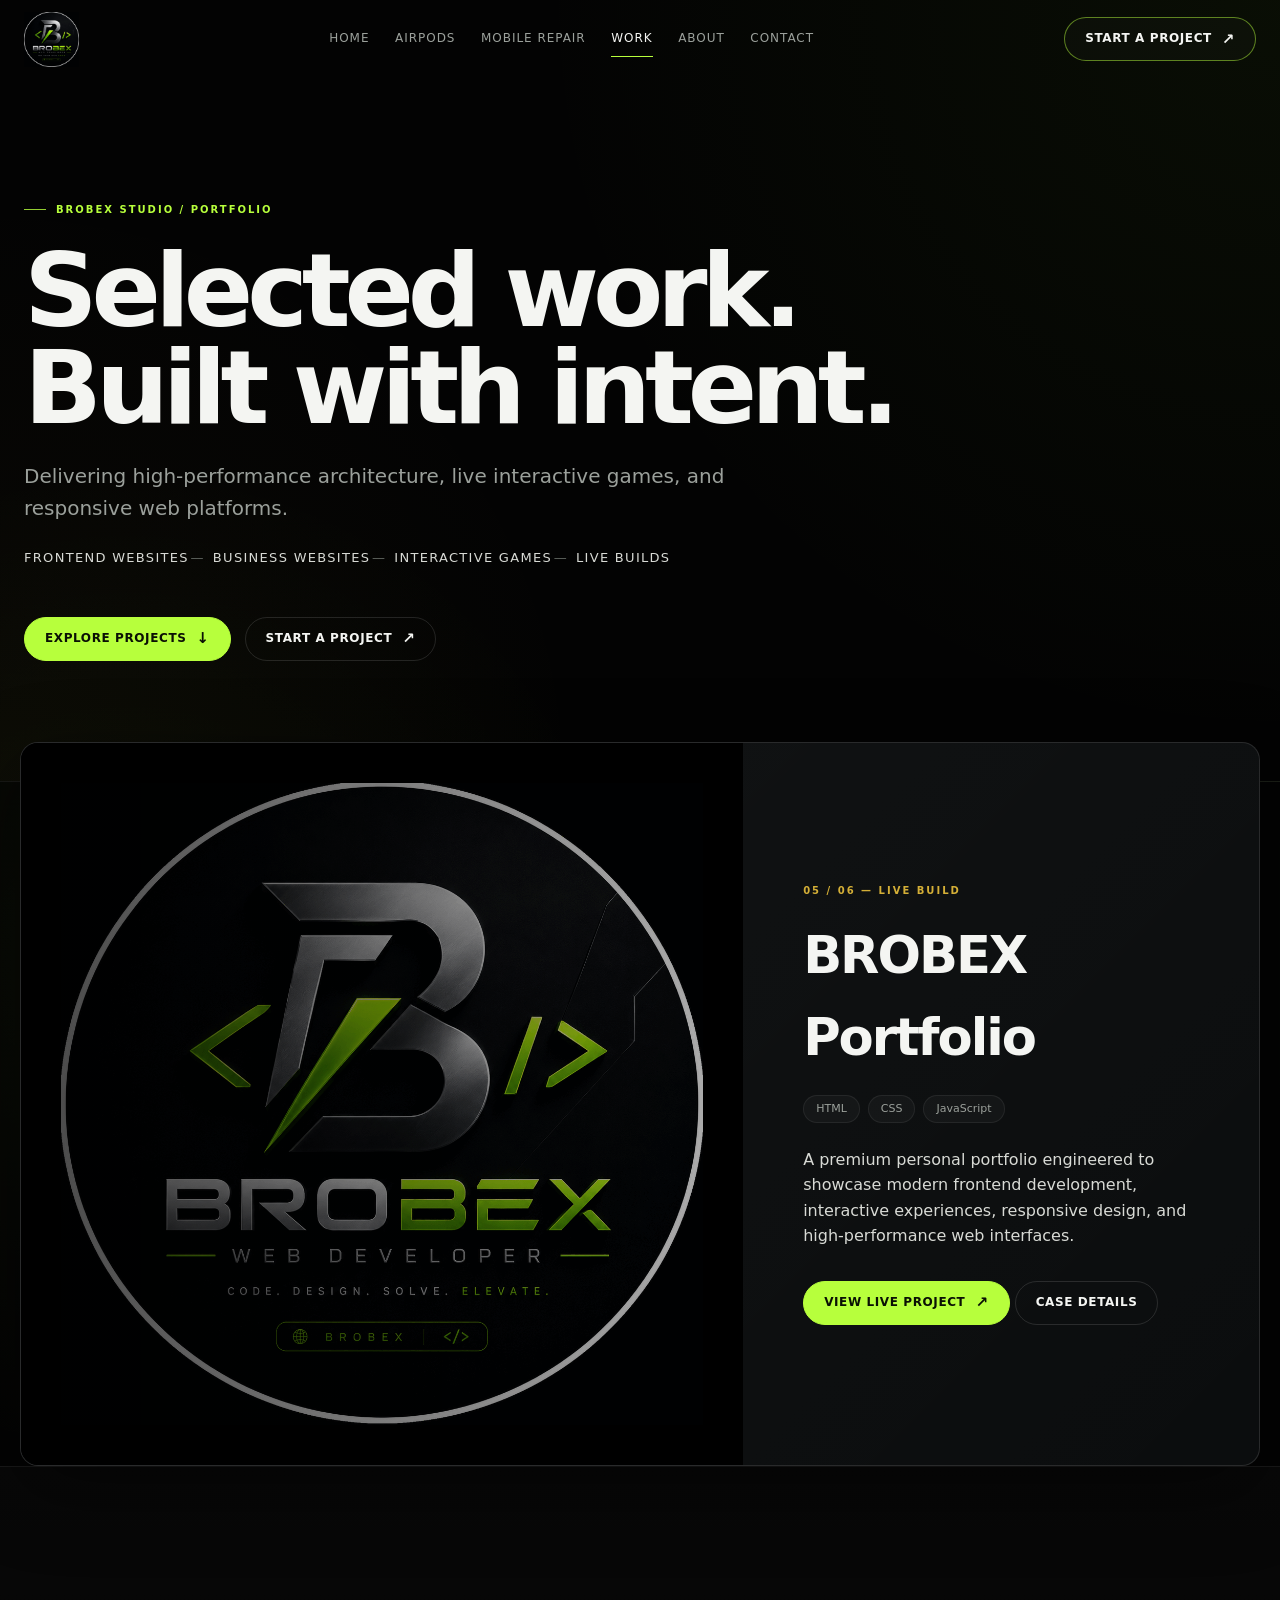
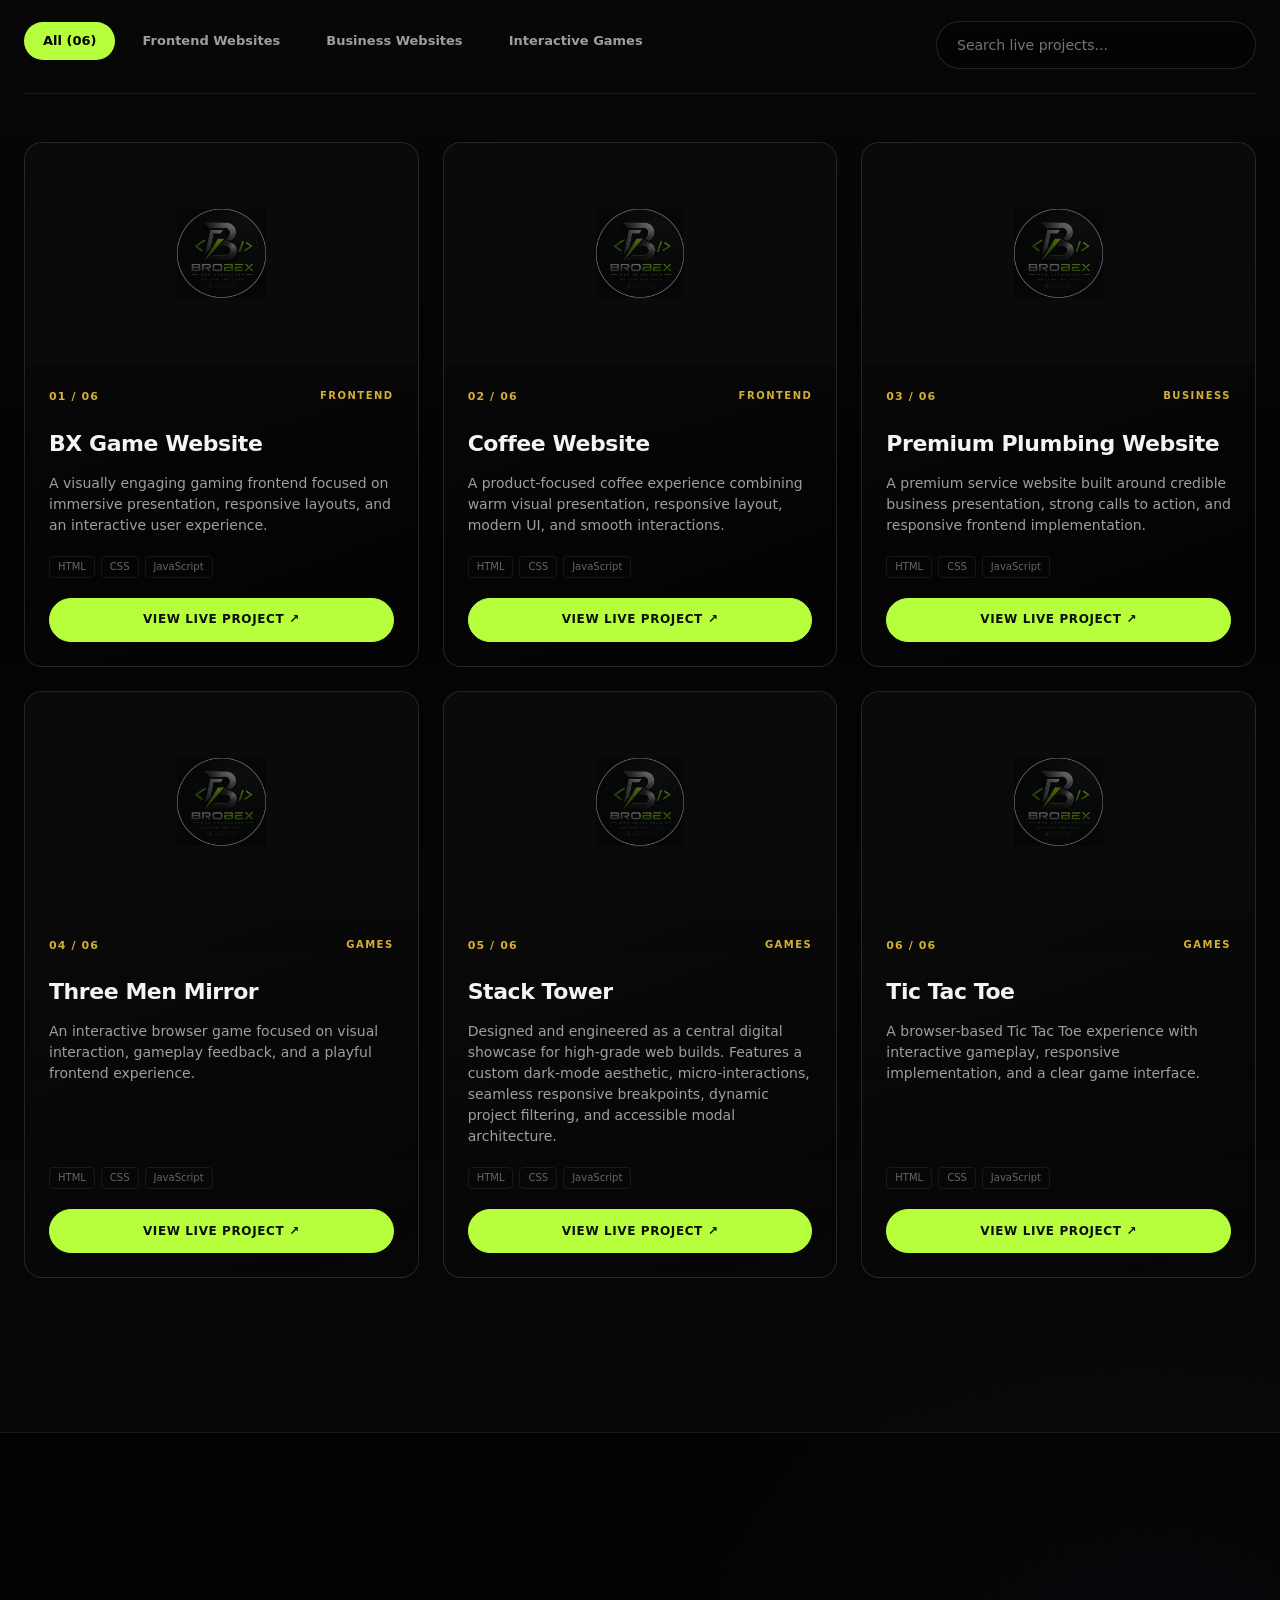
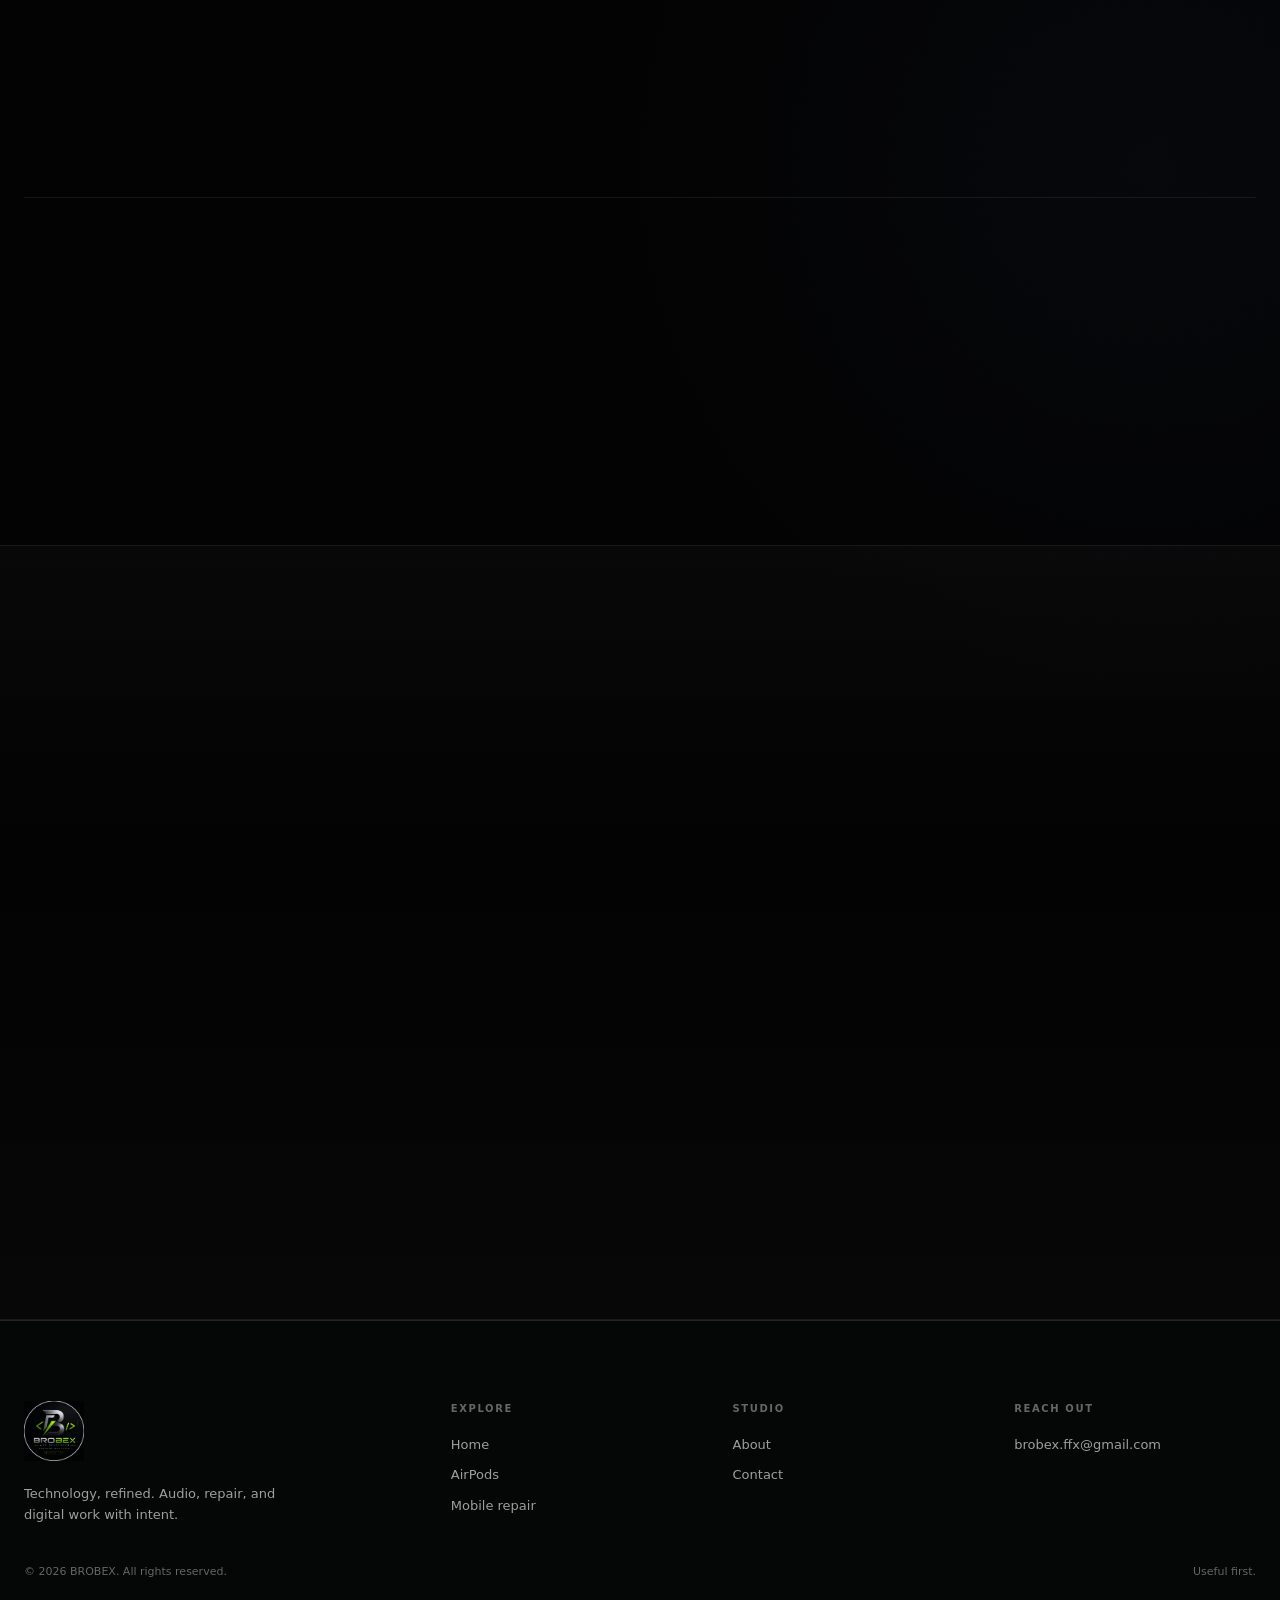
<file: work.html>
<!-- work.html -->
<!doctype html>
<html lang="en">
<head>
  <meta charset="utf-8">
  <meta name="viewport" content="width=device-width, initial-scale=1">
  <title>Selected Work — BROBEX Studio</title>
  <meta name="description" content="Selected work by BROBEX. High-performance websites, frontend systems, interactive games, and live builds.">
  <meta property="og:type" content="website">
  <meta property="og:title" content="Selected Work — BROBEX Studio">
  <meta property="og:image" content="assets/brobex-logo.png">
  <link rel="icon" href="assets/brobex-logo.png" type="image/png">
  
  <!-- Core Styles -->
  <link rel="stylesheet" href="css/style.css">
  <link rel="stylesheet" href="css/responsive.css">
  <link rel="stylesheet" href="css/animations.css">
  <link rel="stylesheet" href="css/work.css">
</head>
<body>
  <a class="skip-link" href="#main-content">Skip to content</a>
  
  <header class="site-header">
    <div class="nav-shell">
      <a class="brand-link" href="index.html" aria-label="BROBEX home">
        <img class="brand-logo" src="assets/brobex-logo.png" alt="BROBEX logo">
      </a>
      <nav class="primary-nav" aria-label="Primary navigation">
        <a href="index.html">Home</a>
        <a href="airpods.html">AirPods</a>
        <a href="repair.html">Mobile Repair</a>
        <a href="work.html" aria-current="page">Work</a>
        <a href="about.html">About</a>
        <a href="contact.html">Contact</a>
      </nav>
      <a class="nav-cta" href="contact.html">Start a project <span class="arrow">↗</span></a>
      <button class="menu-toggle" type="button" aria-label="Open menu" aria-expanded="false" aria-controls="mobile-menu">
        <span></span>
      </button>
    </div>
  </header>
  
  <div class="mobile-menu" id="mobile-menu" aria-hidden="true">
    <nav aria-label="Mobile navigation">
      <a href="index.html">Home</a>
      <a href="airpods.html">AirPods</a>
      <a href="repair.html">Mobile Repair</a>
      <a href="work.html" aria-current="page">Work</a>
      <a href="about.html">About</a>
      <a href="contact.html">Contact</a>
    </nav>
    <a class="button primary" href="contact.html">Start a project ↗</a>
  </div>

  <main id="main-content" class="page-main">
    
    <!-- HERO SECTION -->
    <section class="work-hero">
      <div class="work-hero-inner reveal">
        <span class="eyebrow">BROBEX STUDIO / PORTFOLIO</span>
        <h1 class="editorial-title">Selected work.<br>Built with intent.</h1>
        <div class="hero-supporting">
          <p>Delivering high-performance architecture, live interactive games, and responsive web platforms.</p>
          <ul class="discipline-list">
            <li>Frontend Websites</li>
            <li>Business Websites</li>
            <li>Interactive Games</li>
            <li>Live Builds</li>
          </ul>
        </div>
        <div class="hero-actions">
          <a class="button primary" href="#project-archive">Explore projects <span class="arrow">↓</span></a>
          <a class="button ghost" href="contact.html">Start a project <span class="arrow">↗</span></a>
        </div>
      </div>
    </section>

    <!-- FEATURED PROJECT: STACK TOWER (05 / 06) -->
    <section class="featured-project reveal delay-1">
      <div class="section-shell">
        <div class="featured-card" data-project-id="stack-tower">
          <div class="featured-image-wrapper">
            <div class="image-overlay"></div>
            <img src="assets/brobex-logo.png" alt="Stack Tower Game" class="featured-img" loading="lazy">
          </div>
          <div class="featured-content">
            <span class="featured-badge">05 / 06 — LIVE BUILD</span>
            <h2 class="featured-title"> BROBEX Portfolio </h2>
            <div class="tech-tags">
              <span class="tech-tag">HTML</span>
              <span class="tech-tag">CSS</span>
              <span class="tech-tag">JavaScript</span>
            </div>
            <p class="featured-desc">A premium personal portfolio engineered to showcase modern frontend development, interactive experiences, responsive design, and high-performance web interfaces. </p>
            <div class="featured-actions">
              <a href="https://brobexportfolio.vercel.app/" target="_blank" rel="noopener noreferrer" class="button primary">View Live Project <span class="arrow">↗</span></a>
              <button class="button ghost open-modal-btn" data-id="stack-tower">Case Details</button>
            </div>
          </div>
        </div>
      </div>
    </section>

    <!-- PROJECT FILTER & SEARCH SYSTEM -->
    <section id="project-archive" class="project-controls section dark-band">
      <div class="section-shell">
        <div class="controls-wrapper reveal">
          <div class="filter-group" role="tablist" aria-label="Project Filters">
            <button class="filter-btn active" data-filter="all" role="tab" aria-selected="true">All (06)</button>
            <button class="filter-btn" data-filter="Frontend" role="tab" aria-selected="false">Frontend Websites</button>
            <button class="filter-btn" data-filter="Business" role="tab" aria-selected="false">Business Websites</button>
            <button class="filter-btn" data-filter="Games" role="tab" aria-selected="false">Interactive Games</button>
          </div>
          <div class="search-group">
            <label for="project-search" class="visually-hidden">Search Projects</label>
            <input type="text" id="project-search" class="project-search" placeholder="Search live projects...">
          </div>
        </div>

        <!-- DYNAMIC PROJECT GRID -->
        <div class="work-grid" id="dynamic-work-grid" aria-live="polite">
          <!-- Populated by work.js -->
        </div>
      </div>
    </section>

    <!-- STATS & TECHNOLOGIES -->
    <section class="section stats-section">
      <div class="section-shell">
        <div class="stats-grid">
          <div class="stat-card reveal">
            <span class="stat-value">06</span>
            <span class="stat-label">Live Builds Deployed</span>
          </div>
          <div class="stat-card reveal delay-1">
            <span class="stat-value">100</span><span class="stat-plus">%</span>
            <span class="stat-label">Responsive Frontend</span>
          </div>
          <div class="stat-card reveal delay-2">
            <span class="stat-value">03</span>
            <span class="stat-label">Interactive Games</span>
          </div>
        </div>

        <div class="tech-stack reveal mt-l">
          <h3 class="mini-title">Active Stack</h3>
          <div class="tech-logos">
            <span>HTML5</span><span>CSS3</span><span>JavaScript (ES6+)</span>
            <span>Vercel</span><span>Git / GitHub</span><span>Responsive Design</span>
          </div>
        </div>
      </div>
    </section>

    <!-- CLOSING CTA -->
    <section class="section cta-premium dark-band">
      <div class="section-shell">
        <div class="cta-cinematic-box reveal">
          <span class="eyebrow">Availability</span>
          <h2 class="cta-title">Have a project in mind?</h2>
          <p class="cta-desc">Whether it’s a custom web platform, a business layout, or an interactive game experience, let's build it.</p>
          <div class="cta-button-group">
            <a class="button primary" href="contact.html">Start a project <span class="arrow">↗</span></a>
            <a class="button ghost" href="mailto:brobex.ffx@gmail.com">Contact BROBEX</a>
          </div>
        </div>
      </div>
    </section>

  </main>

  <!-- PROJECT DETAIL MODAL -->
  <div id="project-modal" class="project-modal" aria-hidden="true" role="dialog" aria-modal="true" aria-labelledby="modal-title">
    <div class="modal-backdrop" data-close-modal></div>
    <div class="modal-content">
      <button class="modal-close" data-close-modal aria-label="Close modal">✕</button>
      
      <div class="modal-scroll-area">
        <div class="modal-hero">
          <img id="modal-image" src="assets/brobex-logo.png" alt="" class="modal-img">
        </div>
        
        <div class="modal-body">
          <div class="modal-header-info">
            <div class="modal-meta">
              <span id="modal-num" class="eyebrow" style="color: var(--gold); margin-right: 12px;"></span>
              <span id="modal-type" class="modal-type eyebrow"></span>
            </div>
            <h2 id="modal-title" class="modal-title"></h2>
            <div id="modal-tech" class="tech-tags"></div>
          </div>
          
          <div class="modal-description">
            <p id="modal-desc" class="lead-text"></p>
          </div>
          
          <div class="modal-footer-actions">
            <a id="modal-live-link" href="#" target="_blank" rel="noopener noreferrer" class="button primary">View Live Project <span class="arrow">↗</span></a>
            <button class="button ghost" data-close-modal>Close</button>
          </div>
        </div>
      </div>
    </div>
  </div>

  <footer class="footer">
    <div class="footer-grid">
      <div class="footer-brand">
       <a class="brand-link" href="https://brobexportfolio.vercel.app/" target="_blank" rel="noopener noreferrer">
  <img class="brand-logo small" src="assets/brobex-logo.png" alt="BROBEX logo">
</a>
        <p>Technology, refined. Audio, repair, and digital work with intent.</p>
      </div>
      <div>
        <h3>Explore</h3>
        <nav>
          <a href="index.html">Home</a>
          <a href="airpods.html">AirPods</a>
          <a href="repair.html">Mobile repair</a>
        </nav>
      </div>
      <div>
        <h3>Studio</h3>
        <nav>
          <a href="about.html">About</a>
          <a href="contact.html">Contact</a>
        </nav>
      </div>
      <div>
        <h3>Reach out</h3>
        <nav>
          <a href="mailto:brobex.ffx@gmail.com">brobex.ffx@gmail.com</a>
        </nav>
      </div>
    </div>
    <div class="footer-bottom">
      <span>© <span data-year></span> BROBEX. All rights reserved.</span>
      <span>Useful first.</span>
    </div>
  </footer>

  <script src="js/navigation.js" defer></script>
  <script src="js/main.js" defer></script>
  <script src="js/animations.js" defer></script>
  <script src="js/work.js" defer></script>
</body>
</html>
</file>
<file: css/style.css>
:root {
  --bg: #030303;
  --bg-soft: #070808;
  --surface: #0b0d0e;
  --surface-2: #111415;
  --text: #f4f5f2;
  --muted: #9ba09b;
  --dim: #626862;
  --silver: #d8dad5;
  --accent: #b7ff3c;
  --accent-deep: #6faf20;
  --accent-wash: rgba(183, 255, 60, .09);
  --line: rgba(255, 255, 255, .12);
  --line-soft: rgba(255, 255, 255, .07);
  --max: 1240px;
  --radius: 18px;
  --ease: cubic-bezier(.16, 1, .3, 1);
  --shadow-luxe: 0 24px 80px rgba(0, 0, 0, .45);
}

* { box-sizing: border-box; }
html { background: var(--bg); scroll-behavior: smooth; cursor: auto; }
body {
  margin: 0;
  overflow-x: hidden;
  background:
    radial-gradient(circle at 10% 20%, rgba(183,255,60,.035), transparent 32rem),
    radial-gradient(circle at 90% 70%, rgba(109,140,255,.035), transparent 34rem),
    radial-gradient(circle at 80% -10%, rgba(183,255,60,.06), transparent 28rem),
    var(--bg);
  color: var(--text);
  font-family: Inter, ui-sans-serif, system-ui, -apple-system, BlinkMacSystemFont, "Segoe UI", sans-serif;
  font-size: 16px;
  line-height: 1.6;
  -webkit-font-smoothing: antialiased;
}
body.menu-open { overflow: hidden; }
img, canvas { display: block; max-width: 100%; }
a { color: inherit; text-decoration: none; }
button, input, select, textarea { font: inherit; }
button { color: inherit; }
::selection { background: var(--accent); color: #071000; }
:focus-visible { outline: 2px solid var(--accent); outline-offset: 4px; }

/* Global Scroll Bar */
.global-scroll-progress {
  position: fixed; inset: 0 0 auto; z-index: 90; height: 2px; pointer-events: none;
  background: rgba(255,255,255,.07);
}
.global-scroll-progress span {
  display: block; width: 100%; height: 100%; background: var(--accent);
  box-shadow: 0 0 16px rgba(183,255,60,.55); transform: scaleX(0); transform-origin: left center;
  will-change: transform;
}

.skip-link {
  position: fixed; left: 16px; top: -100px; z-index: 100;
  padding: 10px 14px; background: var(--accent); color: #050805;
  border-radius: 8px; font-size: 13px; font-weight: 800;
}
.skip-link:focus { top: 16px; }

/* Site Navigation Header */
.site-header {
  position: fixed; inset: 0 0 auto; z-index: 40;
  border-bottom: 1px solid transparent;
  transition: background .4s var(--ease), border-color .4s var(--ease), box-shadow .4s var(--ease);
}
.site-header.scrolled, .site-header.menu-active {
  background: rgba(3, 3, 3, .88);
  border-color: var(--line-soft);
  box-shadow: 0 14px 40px rgba(0,0,0,.35);
  backdrop-filter: blur(18px);
}
.nav-shell {
  width: min(var(--max), calc(100% - 48px)); min-height: 78px; margin: auto;
  display: flex; align-items: center; gap: 28px;
}
.brand-link { display: inline-flex; align-items: center; flex: 0 0 auto; }
.brand-logo { width: 55px; height: 55px; object-fit: contain; }
.brand-logo.small { width: 60px; height: 60px; }
.primary-nav {
  display: flex; align-items: center; justify-content: center; gap: clamp(16px, 2vw, 30px);
  margin: 0 auto;
}
.primary-nav a {
  position: relative; color: var(--muted); font-size: 12px; letter-spacing: .08em;
  text-transform: uppercase; transition: color .25s ease;
}
.primary-nav a::after {
  content: ""; position: absolute; left: 0; right: 0; bottom: -8px; height: 1px;
  background: var(--accent); transform: scaleX(0); transform-origin: left;
  transition: transform .3s var(--ease);
}
.primary-nav a:hover, .primary-nav a[aria-current="page"] { color: var(--text); }
.primary-nav a:hover::after, .primary-nav a[aria-current="page"]::after { transform: scaleX(1); }

.nav-cta, .button {
  display: inline-flex; align-items: center; justify-content: center; gap: 10px;
  min-height: 44px; padding: 0 20px; border: 1px solid var(--line);
  border-radius: 999px; background: rgba(255,255,255,.02); color: var(--text);
  font-size: 12px; font-weight: 750; letter-spacing: .05em; text-transform: uppercase;
  transition: transform .3s var(--ease), background .3s ease, border-color .3s ease, box-shadow .3s ease;
  cursor: pointer;
}
.nav-cta { white-space: nowrap; border-color: rgba(183,255,60,.48); }
.nav-cta:hover, .button:hover { transform: translateY(-2px); border-color: var(--accent); }
.nav-cta:hover { box-shadow: 0 0 24px rgba(183,255,60,.18); }
.button.primary { background: var(--accent); border-color: var(--accent); color: #0a1004; }
.button.primary:hover { background: #d0ff85; box-shadow: 0 10px 28px rgba(183,255,60,.22); }
.button.ghost { border-color: var(--line); background: transparent; }
.button.ghost:hover { background: rgba(255,255,255,.05); }
.arrow { font-size: 15px; line-height: 1; }

.menu-toggle {
  display: none; width: 44px; height: 44px; padding: 0; border: 1px solid var(--line);
  border-radius: 50%; background: transparent; cursor: pointer;
}
.menu-toggle span, .menu-toggle span::before, .menu-toggle span::after {
  display: block; width: 16px; height: 1px; margin: auto; background: var(--text);
  transition: transform .25s ease, opacity .25s ease;
}
.menu-toggle span { position: relative; }
.menu-toggle span::before, .menu-toggle span::after { content: ""; position: absolute; left: 0; }
.menu-toggle span::before { top: -5px; }
.menu-toggle span::after { top: 5px; }
.menu-active .menu-toggle span { background: transparent; }
.menu-active .menu-toggle span::before { top: 0; transform: rotate(45deg); }
.menu-active .menu-toggle span::after { top: 0; transform: rotate(-45deg); }

.mobile-menu {
  position: fixed; inset: 78px 16px auto; z-index: 35; padding: 28px;
  border: 1px solid var(--line); border-radius: var(--radius);
  background: rgba(7,8,8,.96); box-shadow: 0 24px 60px rgba(0,0,0,.45);
  opacity: 0; visibility: hidden; transform: translateY(-12px);
  transition: opacity .3s ease, transform .3s var(--ease), visibility .3s;
}
.mobile-menu.open { opacity: 1; visibility: visible; transform: translateY(0); }
.mobile-menu nav { display: grid; gap: 4px; }
.mobile-menu nav a { padding: 15px 0; border-bottom: 1px solid var(--line-soft); font-size: 15px; color: var(--muted); }
.mobile-menu .button { margin-top: 18px; width: 100%; }

/* Eyebrow & Typography */
.eyebrow {
  display: inline-flex; align-items: center; gap: 10px; color: var(--accent);
  font-size: 10px; font-weight: 800; letter-spacing: .2em; line-height: 1.2;
  text-transform: uppercase;
}
.eyebrow::before { content: ""; width: 22px; height: 1px; background: currentColor; opacity: .8; }

.section { position: relative; padding: clamp(88px, 12vw, 160px) 24px; isolation: isolate; }
.dark-band { background: linear-gradient(180deg, rgba(255,255,255,.02), transparent 40%, rgba(255,255,255,.015)); border-block: 1px solid var(--line-soft); }
.section-shell { width: min(var(--max), 100%); margin: auto; }
.section-head { display: flex; justify-content: space-between; align-items: flex-end; gap: 60px; margin-bottom: 64px; }
.section-head > * { max-width: 600px; }
.section-title {
  margin: 18px 0 0; color: var(--text); font-size: clamp(38px, 5vw, 72px);
  font-weight: 650; letter-spacing: -.055em; line-height: .98;
}
.section-intro { max-width: 480px; margin: 0; color: var(--muted); font-size: 16px; }
.split { display: grid; grid-template-columns: minmax(0, 1fr) minmax(0, 1.2fr); gap: clamp(40px, 8vw, 120px); align-items: start; }

/* CINEMATIC HERO SECTION */
.hero-cinematic {
  position: relative; min-height: 88vh; display: flex; align-items: center;
  padding: 160px 24px 80px; overflow: hidden; border-bottom: 1px solid var(--line-soft);
}
.hero-ambient-glow {
  position: absolute; width: 44rem; height: 44rem; right: -12rem; top: 10%; z-index: -1;
  border-radius: 50%; background: radial-gradient(circle, rgba(183,255,60,.12), transparent 68%);
  pointer-events: none; transform: translate3d(calc(var(--pointer-x, 0) * -20px), calc(var(--pointer-y, 0) * -20px), 0);
  transition: transform .8s var(--ease);
}
.hero-shell { width: min(var(--max), 100%); margin: auto; }
.hero-content { max-width: 820px; }
.hero-title {
  margin: 22px 0; color: var(--text); font-size: clamp(48px, 7vw, 96px);
  font-weight: 650; letter-spacing: -.065em; line-height: .94;
}
.hero-title span { color: var(--accent); }
.hero-description { max-width: 580px; color: var(--muted); font-size: clamp(17px, 2vw, 20px); line-height: 1.6; }
.hero-actions { display: flex; flex-wrap: wrap; gap: 14px; margin-top: 36px; }
.hero-badges { display: flex; flex-wrap: wrap; gap: 24px; margin-top: 48px; padding-top: 28px; border-top: 1px solid var(--line-soft); }
.badge-item { display: flex; align-items: center; gap: 8px; color: var(--muted); font-size: 11px; letter-spacing: .12em; text-transform: uppercase; }
.badge-dot { width: 6px; height: 6px; border-radius: 50%; background: var(--accent); box-shadow: 0 0 8px var(--accent); }

/* 155-FRAME CINEMATIC EXPERIENCE */
.sequence { position: relative; height: 420vh; min-height: 2800px; background: #020303; }
.sequence-sticky { position: sticky; top: 0; height: 100svh; min-height: 680px; overflow: hidden; }
.sequence-canvas { position: absolute; inset: 0; width: 100%; height: 100%; object-fit: cover; will-change: transform; }
.particle-field { position: absolute; inset: 0; z-index: 1; pointer-events: none; overflow: hidden; }
.sequence-shade {
  position: absolute; inset: 0; pointer-events: none;
  background: radial-gradient(circle at 50% 48%, transparent 15%, rgba(0,0,0,.15) 55%, rgba(0,0,0,.85) 100%),
    linear-gradient(90deg, rgba(0,0,0,.65), transparent 50%, rgba(0,0,0,.3));
}

.sequence-top-hud {
  position: absolute; top: 100px; left: max(24px, calc((100vw - var(--max)) / 2));
  right: max(24px, calc((100vw - var(--max)) / 2)); z-index: 3;
  display: flex; justify-content: space-between; align-items: center;
  color: var(--muted); font-size: 10px; letter-spacing: .18em; text-transform: uppercase;
}
.hud-frame-counter { color: var(--accent); font-weight: 750; }

/* CHAPTER NAVIGATION INDICATOR */
.chapter-indicator {
  position: absolute; right: max(24px, calc((100vw - var(--max)) / 2)); top: 50%;
  transform: translateY(-50%); z-index: 3; display: flex; flex-direction: column; gap: 10px;
}
.chapter-step {
  display: flex; align-items: center; gap: 10px; padding: 6px 12px; border: 1px solid transparent;
  border-radius: 999px; background: rgba(0,0,0,.4); color: var(--muted);
  font-size: 10px; letter-spacing: .15em; text-transform: uppercase; cursor: pointer;
  backdrop-filter: blur(8px); transition: all .3s var(--ease);
}
.chapter-step:hover, .chapter-step.active { border-color: rgba(183,255,60,.4); background: rgba(183,255,60,.08); color: var(--text); }
.chapter-step.active .chapter-num { color: var(--accent); font-weight: 800; }

/* CINEMATIC STORY CHAPTERS */
.story-copy {
  position: absolute; left: max(24px, calc((100vw - var(--max)) / 2)); top: 50%;
  width: min(520px, 42vw); transform: translateY(-50%); z-index: 3;
  opacity: 0; visibility: hidden; transition: opacity .5s ease, transform .5s var(--ease), visibility .5s;
  pointer-events: none;
}
.story-copy.active { opacity: 1; visibility: visible; transform: translateY(-50%) translateY(-6px); pointer-events: auto; }
.story-copy h2 { margin: 16px 0 12px; color: var(--text); font-size: clamp(34px, 4.5vw, 64px); line-height: .95; letter-spacing: -.05em; }
.story-copy p { margin: 0; color: var(--muted); font-size: 17px; line-height: 1.6; }

.sequence-meta {
  position: absolute; left: max(24px, calc((100vw - var(--max)) / 2)); bottom: 40px; z-index: 3;
  display: flex; align-items: center; gap: 14px; color: var(--muted); font-size: 10px;
  letter-spacing: .17em; text-transform: uppercase;
}
.sequence-progress { width: 120px; height: 2px; overflow: hidden; background: rgba(255,255,255,.2); }
.sequence-progress span { display: block; width: 0; height: 100%; background: var(--accent); }
.sequence-fallback { position: absolute; bottom: 20px; left: 50%; transform: translateX(-50%); color: var(--muted); font-size: 12px; z-index: 3; }
.mobile-wallpaper { display: none; }

/* PRODUCT INTERACTION LAB & SIGNAL VISUALIZER */
.signal-panel { display: grid; grid-template-columns: .85fr 1.15fr; gap: 16px; align-items: stretch; margin-bottom: 24px; }
.visualizer-card, .hud-box {
  border: 1px solid var(--line); border-radius: var(--radius);
  background: linear-gradient(145deg, rgba(255,255,255,.05), rgba(255,255,255,.015));
  box-shadow: var(--shadow-luxe); backdrop-filter: blur(14px);
}
.visualizer-copy, .hud-box { padding: clamp(24px, 4vw, 40px); }
.lab-title { margin: 12px 0 10px; font-size: clamp(28px, 3.5vw, 44px); letter-spacing: -.04em; }
.visualizer-copy p { color: var(--muted); font-size: 14px; min-height: 60px; }

.sound-tabs { display: flex; flex-wrap: wrap; gap: 8px; margin-top: 28px; }
.sound-tab-btn {
  padding: 10px 16px; border: 1px solid var(--line); border-radius: 999px;
  background: transparent; color: var(--muted); font-size: 11px; cursor: pointer;
  transition: all .25s ease;
}
.sound-tab-btn:hover, .sound-tab-btn.active { border-color: var(--accent); background: var(--accent-wash); color: var(--accent); }

.hud-box { min-height: 380px; display: flex; flex-direction: column; justify-content: space-between; background: rgba(0,0,0,.35); }
.hud-top, .hud-bottom { display: flex; justify-content: space-between; gap: 16px; color: var(--muted); font-size: 10px; letter-spacing: .12em; text-transform: uppercase; }
.hud-top span:last-child { color: var(--accent); }
#visualizer-canvas { width: 100%; height: 210px; }

.specs { display: grid; grid-template-columns: repeat(3, 1fr); gap: 14px; margin-top: 18px; padding-top: 18px; border-top: 1px solid var(--line-soft); }
.specs span { display: block; color: var(--dim); font-size: 10px; text-transform: uppercase; letter-spacing: .12em; }
.specs strong { display: block; margin-top: 4px; color: var(--silver); font-size: 14px; }

/* PRODUCT METRICS DASHBOARD */
.metrics-strip {
  display: grid; grid-template-columns: repeat(4, 1fr); gap: 16px;
  padding: 24px clamp(20px, 4vw, 40px); border: 1px solid var(--line); border-radius: var(--radius);
  background: linear-gradient(110deg, rgba(183,255,60,.05), rgba(255,255,255,.02));
  box-shadow: var(--shadow-luxe); backdrop-filter: blur(14px);
}
.metric-box { display: flex; flex-direction: column; justify-content: center; }
.metric-box strong { color: var(--accent); font-size: clamp(32px, 4vw, 52px); font-weight: 600; letter-spacing: -.06em; line-height: 1; }
.metric-box span { margin-top: 8px; color: var(--muted); font-size: 11px; letter-spacing: .12em; text-transform: uppercase; }

/* PRODUCT DETAIL SECTION */
.detail-grid { display: grid; grid-template-columns: repeat(3, 1fr); gap: 16px; }
.detail-card {
  position: relative; padding: 32px; border: 1px solid var(--line); border-radius: var(--radius);
  background: linear-gradient(145deg, rgba(255,255,255,.045), rgba(255,255,255,.015));
  box-shadow: var(--shadow-luxe); transition: transform .35s var(--ease), border-color .3s ease;
}
.detail-card:hover { transform: translateY(-6px); border-color: rgba(183,255,60,.38); }
.detail-num { color: var(--accent); font-size: 11px; font-weight: 800; letter-spacing: .2em; margin-bottom: 24px; }
.detail-card h3 { margin: 0 0 10px; font-size: 22px; letter-spacing: -.03em; }
.detail-card p { margin: 0; color: var(--muted); font-size: 14px; line-height: 1.65; }

/* INTERACTIVE "HOW IT FEELS" SECTION */
.feels-container {
  border: 1px solid var(--line); border-radius: var(--radius); padding: clamp(24px, 4vw, 44px);
  background: linear-gradient(145deg, rgba(255,255,255,.04), rgba(255,255,255,.01)); box-shadow: var(--shadow-luxe);
}
.feels-tabs { display: flex; flex-wrap: wrap; gap: 10px; margin-bottom: 32px; border-bottom: 1px solid var(--line-soft); padding-bottom: 20px; }
.feels-tab-btn {
  padding: 10px 20px; border: 1px solid var(--line); border-radius: 999px;
  background: transparent; color: var(--muted); font-size: 12px; letter-spacing: .08em;
  text-transform: uppercase; cursor: pointer; transition: all .25s ease;
}
.feels-tab-btn:hover, .feels-tab-btn.active { border-color: var(--accent); background: var(--accent-wash); color: var(--accent); }
.feels-display { max-width: 640px; }
.feels-badge { color: var(--accent); font-size: 10px; font-weight: 800; letter-spacing: .2em; text-transform: uppercase; }
.feels-display h3 { margin: 12px 0; font-size: clamp(32px, 4vw, 48px); letter-spacing: -.04em; }
.feels-display p { color: var(--muted); font-size: 16px; line-height: 1.65; margin: 0 0 28px; }
.feels-metric { max-width: 380px; }
.feels-metric-label { display: block; color: var(--dim); font-size: 10px; letter-spacing: .15em; text-transform: uppercase; margin-bottom: 8px; }
.feels-bar { width: 100%; height: 4px; border-radius: 999px; background: rgba(255,255,255,.1); overflow: hidden; }
.feels-bar span { display: block; height: 100%; background: var(--accent); transition: width .4s var(--ease); }

/* BROBEX STANDARD SECTION */
.standard-editorial-grid { display: grid; grid-template-columns: repeat(3, 1fr); gap: 20px; }
.standard-item {
  padding: 32px; border-top: 1px solid var(--line); transition: border-color .3s ease;
}
.standard-item:hover { border-color: var(--accent); }
.standard-header { display: flex; align-items: baseline; gap: 14px; margin-bottom: 12px; }
.standard-code { color: var(--accent); font-size: 11px; font-weight: 800; }
.standard-item h3 { margin: 0; font-size: 20px; letter-spacing: -.02em; }
.standard-item p { margin: 0; color: var(--muted); font-size: 14px; line-height: 1.65; }

/* SERVICES PREVIEW */
.services-grid-luxe { display: grid; grid-template-columns: repeat(2, 1fr); gap: 16px; }
.service-card-luxe {
  display: flex; flex-direction: column; justify-content: space-between; min-height: 240px;
  padding: 32px; border: 1px solid var(--line); border-radius: var(--radius);
  background: linear-gradient(145deg, rgba(255,255,255,.04), rgba(255,255,255,.01));
  box-shadow: var(--shadow-luxe); transition: transform .35s var(--ease), border-color .3s ease;
}
.service-card-luxe:hover { transform: translateY(-5px); border-color: rgba(183,255,60,.35); }
.service-tag { color: var(--accent); font-size: 10px; font-weight: 800; letter-spacing: .18em; }
.service-card-luxe h3 { margin: 12px 0 8px; font-size: 24px; letter-spacing: -.03em; }
.service-card-luxe p { margin: 0; color: var(--muted); font-size: 14px; line-height: 1.6; }
.service-link { margin-top: 24px; color: var(--silver); font-size: 12px; font-weight: 750; letter-spacing: .1em; text-transform: uppercase; }

/* WORK PREVIEW */
.work-showcase-grid { display: grid; grid-template-columns: repeat(2, 1fr); gap: 16px; }
.work-card-luxe {
  min-height: 320px; display: flex; align-items: flex-end; padding: 32px;
  border: 1px solid var(--line); border-radius: var(--radius);
  background: linear-gradient(135deg, rgba(183,255,60,.08), rgba(255,255,255,.02));
  box-shadow: var(--shadow-luxe); transition: transform .35s var(--ease), border-color .3s ease;
}
.work-card-luxe:hover { transform: translateY(-5px); border-color: rgba(183,255,60,.4); }
.tags { display: flex; gap: 8px; margin-bottom: 16px; }
.tag { padding: 4px 10px; border: 1px solid var(--line); border-radius: 999px; color: var(--muted); font-size: 10px; letter-spacing: .1em; text-transform: uppercase; }
.work-card-luxe h3 { margin: 0 0 8px; font-size: 24px; letter-spacing: -.03em; }
.work-card-luxe p { margin: 0; color: var(--muted); font-size: 14px; }

/* REPAIR ESTIMATOR PREVIEW */
.estimator-card {
  padding: clamp(28px, 4vw, 44px); border: 1px solid var(--line); border-radius: var(--radius);
  background: linear-gradient(145deg, rgba(255,255,255,.05), rgba(255,255,255,.015)); box-shadow: var(--shadow-luxe);
}
.form-row { display: grid; grid-template-columns: repeat(2, 1fr); gap: 16px; }
.field { margin-bottom: 20px; }
.field label { display: block; margin-bottom: 8px; color: var(--silver); font-size: 11px; font-weight: 750; letter-spacing: .12em; text-transform: uppercase; }
.field select {
  width: 100%; padding: 14px 15px; border: 1px solid var(--line); border-radius: 9px;
  outline: 0; background: rgba(255,255,255,.04); color: var(--text); transition: border-color .25s ease;
}
.field select option { background: #101312; color: #fff; }
.field select:focus { border-color: var(--accent); }
.field-error { display: block; min-height: 18px; margin-top: 5px; color: #ff8c8c; font-size: 11px; }

.estimate-result-box {
  display: none; align-items: center; justify-content: space-between; gap: 20px;
  margin-top: 28px; padding: 20px; border: 1px solid rgba(183,255,60,.35);
  border-radius: 12px; background: var(--accent-wash);
}
.estimate-result-box.show { display: flex; }
.estimate-label { color: var(--accent); font-size: 10px; letter-spacing: .15em; text-transform: uppercase; }
.estimate-price { margin: 4px 0 0; font-size: 20px; font-weight: 600; }

/* PREMIUM FINAL CTA */
.cta-cinematic-box {
  text-align: center; padding: clamp(48px, 8vw, 96px) 24px;
  border: 1px solid var(--line); border-radius: var(--radius);
  background: radial-gradient(circle at 50% 0%, rgba(183,255,60,.08), transparent 70%),
    linear-gradient(180deg, rgba(255,255,255,.03), rgba(255,255,255,.01));
  box-shadow: var(--shadow-luxe);
}
.cta-title { margin: 18px 0; font-size: clamp(40px, 6vw, 80px); letter-spacing: -.06em; line-height: .98; }
.cta-desc { max-width: 540px; margin: 0 auto 36px; color: var(--muted); font-size: 17px; }
.cta-button-group { display: flex; justify-content: center; flex-wrap: wrap; gap: 14px; }

/* FOOTER */
.footer { padding: 80px 24px 32px; border-top: 1px solid var(--line); background: #050606; }
.footer-grid { display: grid; grid-template-columns: 1.6fr repeat(3, 1fr); gap: 40px; width: min(var(--max), 100%); margin: auto; }
.footer-brand p { max-width: 260px; color: var(--muted); font-size: 13px; margin-top: 16px; }
.footer h3 { margin: 0 0 18px; color: var(--dim); font-size: 10px; letter-spacing: .16em; text-transform: uppercase; }
.footer nav { display: grid; gap: 10px; }
.footer nav a { color: var(--muted); font-size: 13px; transition: color .2s ease; }
.footer nav a:hover { color: var(--accent); }
.footer-divider { height: 1px; width: min(var(--max), 100%); margin: 50px auto 0; background: linear-gradient(90deg, transparent, var(--line), transparent); }
.footer-bottom { display: flex; justify-content: space-between; gap: 20px; width: min(var(--max), 100%); margin: 24px auto 0; color: var(--dim); font-size: 11px; }

/* REVEAL ANIMATIONS */
.reveal { opacity: 0; transform: translateY(22px); transition: opacity .75s ease, transform .75s var(--ease); }
.reveal.is-visible { opacity: 1; transform: none; }
.delay-1 { transition-delay: .08s; } .delay-2 { transition-delay: .16s; } .delay-3 { transition-delay: .24s; }

/* RESPONSIVE DESIGN OVERRIDES */
@media (max-width: 1050px) {
  .signal-panel, .services-grid-luxe, .work-showcase-grid { grid-template-columns: 1fr; }
  .detail-grid, .standard-editorial-grid { grid-template-columns: repeat(2, 1fr); }
  .metrics-strip { grid-template-columns: repeat(2, 1fr); gap: 20px; }
}

@media (max-width: 800px) {
  .primary-nav, .nav-cta { display: none; }
  .menu-toggle { display: block; }
  .section-head, .split { display: block; }
  .section-head > * + * { margin-top: 20px; }
  .sequence { height: 320vh; min-height: 2100px; }
  .chapter-indicator { display: none; }
  .story-copy { width: min(var(--max), calc(100% - 48px)); left: 24px; }
  .detail-grid, .standard-editorial-grid, .form-row { grid-template-columns: 1fr; }
  .footer-grid { grid-template-columns: repeat(2, 1fr); }
  .footer-brand { grid-column: 1 / -1; }
}

@media (max-width: 520px) {
  .hero-cinematic { min-height: 80vh; padding-top: 140px; }
  .hero-title { font-size: clamp(42px, 12vw, 64px); }
  .hero-actions { flex-direction: column; }
  .hero-actions .button { width: 100%; }
  .metrics-strip { grid-template-columns: 1fr; }
  .footer-grid { grid-template-columns: 1fr 1fr; gap: 28px 18px; }
  .footer-bottom { flex-direction: column; gap: 8px; }
}
</file>
<file: css/responsive.css>
@media (prefers-reduced-motion: reduce) {
  html { scroll-behavior: auto; }
  *, *::before, *::after {
    animation-duration: .01ms !important;
    animation-iteration-count: 1 !important;
    transition-duration: .01ms !important;
  }
}
</file>
<file: css/animations.css>
/* Motion primitives are kept in the main stylesheet so scroll-driven transforms
   remain the single source of truth for the progress indicators. */
</file>
<file: css/about.css>
/* ==========================================================================
   BROBEX ABOUT PAGE SPECIFIC STYLES
   ========================================================================== */

/* Hero Adjustments */
.about-hero {
  min-height: 75vh;
  padding-top: 180px;
  background: radial-gradient(circle at 50% 10%, rgba(212, 175, 55, 0.04), transparent 60%);
}

/* Editorial Timeline */
.timeline {
  position: relative;
  max-width: 800px;
  margin: 0 auto;
  padding-left: 24px;
  border-left: 1px solid var(--line);
}
.timeline-item {
  position: relative;
  padding: 32px 0 32px 40px;
}
.timeline-item::before {
  content: "";
  position: absolute;
  left: -5px;
  top: 38px;
  width: 9px;
  height: 9px;
  border-radius: 50%;
  background: var(--bg);
  border: 1px solid var(--accent);
  box-shadow: 0 0 10px rgba(183, 255, 60, 0.4);
  transition: background 0.3s ease;
}
.timeline-item:hover::before {
  background: var(--accent);
}
.timeline-date {
  color: var(--accent);
  font-size: 11px;
  font-weight: 800;
  letter-spacing: 0.15em;
  text-transform: uppercase;
  margin-bottom: 8px;
}
.timeline-content h3 {
  font-size: 24px;
  margin: 0 0 12px;
  letter-spacing: -0.02em;
}
.timeline-content p {
  margin: 0;
  color: var(--muted);
  font-size: 15px;
  line-height: 1.6;
}

/* Point of View Grid */
.pov-grid {
  display: grid;
  grid-template-columns: repeat(3, 1fr);
  gap: 16px;
}
.pov-card {
  padding: 32px;
  border: 1px solid var(--line);
  border-radius: var(--radius);
  background: linear-gradient(145deg, rgba(255,255,255,0.03), rgba(255,255,255,0.01));
  box-shadow: var(--shadow-luxe);
  transition: transform 0.3s var(--ease), border-color 0.3s ease;
}
.pov-card:hover {
  transform: translateY(-4px);
  border-color: rgba(183, 255, 60, 0.3);
}
.pov-card h3 { margin: 0 0 12px; font-size: 20px; }
.pov-card p { margin: 0; color: var(--muted); font-size: 14px; line-height: 1.6; }

/* Interactive Workflow Steps */
.workflow-steps {
  display: grid;
  grid-template-columns: repeat(6, 1fr);
  gap: 12px;
  padding-top: 20px;
}
.step {
  padding: 24px 16px;
  text-align: center;
  border-bottom: 1px solid var(--line-soft);
  transition: border-color 0.3s ease;
}
.step:hover {
  border-color: var(--accent);
}
.step-num {
  display: block;
  color: var(--dim);
  font-size: 11px;
  font-weight: 700;
  letter-spacing: 0.1em;
  margin-bottom: 16px;
}
.step h4 {
  margin: 0;
  color: var(--text);
  font-size: 16px;
  letter-spacing: 0.05em;
  text-transform: uppercase;
}

/* Capabilities List */
.capabilities-list {
  display: flex;
  flex-direction: column;
  gap: 1px;
  background: var(--line-soft);
}
.capability-item {
  display: flex;
  justify-content: space-between;
  align-items: center;
  padding: 24px 32px;
  background: var(--bg);
  transition: background 0.3s ease, padding-left 0.3s var(--ease);
}
.capability-item h3 { margin: 0; font-size: 20px; font-weight: 400; }
.capability-item .arrow { color: var(--dim); transition: color 0.3s ease, transform 0.3s ease; }
.capability-item:hover { background: rgba(255,255,255,0.02); padding-left: 40px; }
.capability-item:hover .arrow { color: var(--accent); transform: translate(4px, -4px); }

/* Visual Identity System */
.visual-system {
  display: flex;
  flex-direction: column;
  gap: 24px;
}
.visual-card {
  padding: 32px;
  border: 1px solid var(--line);
  border-radius: var(--radius);
  background: rgba(0,0,0,0.4);
  backdrop-filter: blur(12px);
}
.visual-label {
  display: block;
  color: var(--dim);
  font-size: 10px;
  letter-spacing: 0.15em;
  text-transform: uppercase;
  margin-bottom: 24px;
}
.color-swatches {
  display: grid;
  grid-template-columns: repeat(3, 1fr);
  gap: 16px;
}
.swatch {
  height: 120px;
  border-radius: 8px;
  display: flex;
  align-items: flex-end;
  padding: 16px;
  border: 1px solid var(--line-soft);
}
.swatch span {
  color: #fff;
  font-size: 11px;
  font-weight: 600;
  letter-spacing: 0.05em;
  text-shadow: 0 2px 8px rgba(0,0,0,0.8);
}
.aesthetic-desc { margin: 0; color: var(--text); font-size: 16px; line-height: 1.6; }

/* Large Typography Section */
.overflow-hidden { overflow: hidden; }
.scroll-typography-section { padding: 120px 0; }
.large-typo-container { display: flex; flex-direction: column; gap: 2vw; white-space: nowrap; }
.large-typo {
  font-size: clamp(60px, 12vw, 180px);
  font-weight: 800;
  line-height: 0.85;
  letter-spacing: -0.04em;
  color: var(--surface-2);
  will-change: transform;
}
.outline-text {
  color: transparent;
  -webkit-text-stroke: 1px var(--line);
}

/* Accessible FAQ Accordion */
.faq-accordion {
  border-top: 1px solid var(--line);
  max-width: 800px;
}
.faq-item {
  border-bottom: 1px solid var(--line);
}
.faq-item summary {
  display: flex;
  justify-content: space-between;
  align-items: center;
  padding: 32px 0;
  font-size: 20px;
  font-weight: 500;
  cursor: pointer;
  list-style: none; /* Hide default triangle */
}
.faq-item summary::-webkit-details-marker { display: none; }
.toggle-icon { color: var(--accent); font-size: 24px; font-weight: 300; transition: transform 0.3s ease; }
.faq-item[open] .toggle-icon { transform: rotate(45deg); }
.faq-content {
  padding-bottom: 32px;
  color: var(--muted);
  font-size: 16px;
  line-height: 1.6;
}

/* Responsive Adjustments */
@media (max-width: 1050px) {
  .pov-grid { grid-template-columns: repeat(2, 1fr); }
  .workflow-steps { grid-template-columns: repeat(3, 1fr); gap: 24px; }
  .step { border-bottom: none; border-left: 1px solid var(--line-soft); }
}
@media (max-width: 800px) {
  .pov-grid { grid-template-columns: 1fr; }
  .workflow-steps { grid-template-columns: repeat(2, 1fr); }
  .color-swatches { grid-template-columns: 1fr; }
  .swatch { height: 80px; }
}
</file>
<file: css/airpods-premium.css>
/* =========================================
   BROBEX AUDIO PREMIUM EXTENSION
   Palette: Champagne Gold & Parrot Green
========================================= */

:root {
  --luxe-gold: #D4AF37;
  --parrot-green: #7ED321;
}

.gold-text { color: var(--luxe-gold) !important; }
.green-text { color: var(--parrot-green) !important; }

/* Premium Hero */
.premium-hero {
  position: relative;
  min-height: 95vh;
  display: flex;
  align-items: center;
  justify-content: center;
  padding: 180px 24px 100px;
  overflow: hidden;
  text-align: center;
}

.hud-labels {
  display: flex;
  justify-content: center;
  gap: 20px;
  margin-bottom: 24px;
}

.hud-item {
  display: inline-flex;
  align-items: center;
  gap: 8px;
  padding: 6px 12px;
  border: 1px solid rgba(255, 255, 255, 0.1);
  border-radius: 4px;
  background: rgba(0, 0, 0, 0.4);
  backdrop-filter: blur(8px);
  color: var(--muted);
  font-size: 10px;
  letter-spacing: 0.18em;
  text-transform: uppercase;
}

.hud-dot { width: 6px; height: 6px; border-radius: 50%; }
.hud-dot.gold { background: var(--luxe-gold); box-shadow: 0 0 10px var(--luxe-gold); }
.hud-dot.green { background: var(--parrot-green); box-shadow: 0 0 10px var(--parrot-green); }

/* Animated Geometric Hero Visualizer */
.hero-visualizer {
  position: absolute;
  top: 50%;
  left: 50%;
  transform: translate(-50%, -50%);
  width: 600px;
  height: 600px;
  z-index: -1;
  pointer-events: none;
}

.ring {
  position: absolute;
  top: 50%;
  left: 50%;
  transform: translate(-50%, -50%);
  border-radius: 50%;
  border: 1px solid rgba(255, 255, 255, 0.03);
}

.ring-1 { width: 300px; height: 300px; border-top-color: var(--luxe-gold); animation: spin 20s linear infinite; }
.ring-2 { width: 450px; height: 450px; border-right-color: var(--parrot-green); animation: spin 30s linear infinite reverse; }
.ring-3 { width: 600px; height: 600px; border-bottom-color: var(--line-soft); animation: spin 40s linear infinite; }

@keyframes spin { 100% { transform: translate(-50%, -50%) rotate(360deg); } }

/* Story Grid */
.story-grid {
  display: grid;
  grid-template-columns: repeat(2, 1fr);
  gap: 32px;
}
.story-card {
  padding: 48px;
  border: 1px solid var(--line);
  border-radius: var(--radius);
  background: linear-gradient(160deg, rgba(255,255,255,0.03), transparent);
  transition: transform 0.4s var(--ease), border-color 0.4s ease;
}
.story-card:hover {
  transform: translateY(-5px);
  border-color: rgba(212, 175, 55, 0.3); /* Gold hover */
}
.story-card h2 { font-size: 28px; margin: 16px 0 12px; letter-spacing: -0.03em; }

/* Interactive Feature Accordion Grid */
.feature-accordion-grid {
  display: flex;
  flex-direction: column;
  gap: 12px;
}

.feature-accordion-card {
  text-align: left;
  background: linear-gradient(90deg, rgba(255,255,255,0.02), transparent);
  border: 1px solid var(--line-soft);
  border-radius: var(--radius);
  padding: 24px 32px;
  cursor: pointer;
  transition: all 0.4s var(--ease);
  overflow: hidden;
}

.feature-accordion-card:hover {
  background: rgba(255,255,255,0.04);
  border-color: var(--line);
}

.feature-accordion-card.active {
  background: linear-gradient(90deg, rgba(126, 211, 33, 0.05), transparent);
  border-color: rgba(126, 211, 33, 0.4);
}

.card-header {
  display: flex;
  align-items: center;
  gap: 16px;
}
.hud-tag {
  color: var(--muted);
  font-size: 10px;
  font-weight: 700;
  letter-spacing: 0.15em;
  padding: 4px 8px;
  border: 1px solid var(--line);
  border-radius: 4px;
  transition: color 0.3s ease, border-color 0.3s ease;
}
.feature-accordion-card.active .hud-tag {
  color: var(--parrot-green);
  border-color: var(--parrot-green);
}
.card-header h3 { font-size: 22px; margin: 0; transition: color 0.3s ease; }
.feature-accordion-card.active .card-header h3 { color: var(--text); }

.card-body {
  max-height: 0;
  opacity: 0;
  transition: max-height 0.4s var(--ease), opacity 0.3s ease, margin-top 0.3s ease;
}
.feature-accordion-card.active .card-body {
  max-height: 120px;
  opacity: 1;
  margin-top: 16px;
}
.card-body p { margin: 0; color: var(--muted); font-size: 15px; max-width: 600px; }

/* Comparison Grid */
.comparison-grid {
  display: grid;
  grid-template-columns: repeat(3, 1fr);
  gap: 20px;
}
.comparison-grid:hover .comp-card:not(:hover) {
  opacity: 0.4;
  transform: scale(0.98);
}
.comp-card {
  padding: 32px;
  border: 1px solid var(--line);
  border-radius: var(--radius);
  background: rgba(255,255,255,0.01);
  transition: all 0.4s var(--ease);
}
.comp-visual {
  width: 100%;
  height: 140px;
  border-radius: 8px;
  margin-bottom: 24px;
  background-size: cover;
  background-position: center;
  opacity: 0.8;
}
.isolate-bg { background: linear-gradient(135deg, rgba(212,175,55,0.15), transparent); border: 1px solid rgba(212,175,55,0.2); }
.aware-bg { background: linear-gradient(135deg, rgba(255,255,255,0.1), transparent); border: 1px solid rgba(255,255,255,0.1); }
.spatial-bg { background: linear-gradient(135deg, rgba(126,211,33,0.15), transparent); border: 1px solid rgba(126,211,33,0.2); }

.comp-card h3 { font-size: 20px; margin: 0 0 12px; }
.comp-card p { font-size: 14px; color: var(--muted); margin: 0; line-height: 1.6; }

/* Specification Table */
.spec-table-container {
  border: 1px solid var(--line);
  border-radius: var(--radius);
  background: rgba(255,255,255,0.02);
  padding: 12px 32px;
}
.spec-table {
  width: 100%;
  border-collapse: collapse;
}
.spec-table tr { border-bottom: 1px solid var(--line-soft); }
.spec-table tr:last-child { border-bottom: none; }
.spec-table td {
  padding: 24px 0;
  font-size: 15px;
}
.spec-table td:first-child { color: var(--muted); width: 35%; }
.spec-table td:last-child { color: var(--text); font-weight: 500; }
.concept-label {
  display: inline-block;
  margin-left: 12px;
  padding: 3px 6px;
  border: 1px solid var(--luxe-gold);
  border-radius: 4px;
  color: var(--luxe-gold);
  font-size: 9px;
  letter-spacing: 0.1em;
  text-transform: uppercase;
}

/* Accessible FAQ Accordion */
.faq-container { display: grid; gap: 16px; }
.faq-item {
  border: 1px solid var(--line);
  border-radius: var(--radius);
  background: rgba(255,255,255,0.02);
  overflow: hidden;
}
.faq-item summary {
  display: flex;
  justify-content: space-between;
  align-items: center;
  padding: 24px 32px;
  font-size: 18px;
  font-weight: 500;
  cursor: pointer;
  list-style: none;
  transition: background 0.3s ease;
}
.faq-item summary::-webkit-details-marker { display: none; }
.faq-item summary:hover { background: rgba(255,255,255,0.04); }
.faq-item[open] summary .icon { transform: rotate(45deg); color: var(--parrot-green); }
.faq-item .icon { font-size: 24px; font-weight: 300; transition: transform 0.3s ease, color 0.3s ease; }
.faq-content {
  padding: 0 32px 32px;
  color: var(--muted);
  font-size: 15px;
  line-height: 1.6;
}

/* Responsive Adjustments */
@media (max-width: 900px) {
  .story-grid { grid-template-columns: 1fr; }
  .comparison-grid { grid-template-columns: 1fr; }
  .comparison-grid:hover .comp-card:not(:hover) { opacity: 1; transform: none; }
}

@media (prefers-reduced-motion: reduce) {
  .hero-visualizer { display: none; }
}
</file>
<file: css/contact.css>
/* BROBEX Ultra-Premium Contact & Interactive Intake Styling */

/* HERO SECTION */
.contact-hero {
  position: relative;
  padding: 160px 24px 70px;
  overflow: hidden;
  border-bottom: 1px solid var(--line-soft);
}

.contact-hero-glow {
  position: absolute;
  top: -20%;
  left: 50%;
  transform: translateX(-50%);
  width: 50rem;
  height: 25rem;
  background: radial-gradient(ellipse at center, rgba(183, 255, 60, 0.08), transparent 70%);
  pointer-events: none;
  z-index: 0;
}

.status-badge-wrapper {
  display: flex;
  align-items: center;
  gap: 16px;
  flex-wrap: wrap;
  margin-bottom: 24px;
}

.status-pill {
  display: inline-flex;
  align-items: center;
  gap: 8px;
  padding: 6px 14px;
  border-radius: 999px;
  background: rgba(183, 255, 60, 0.08);
  border: 1px solid rgba(183, 255, 60, 0.28);
  color: var(--accent);
  font-size: 11px;
  font-weight: 700;
  letter-spacing: 0.08em;
  text-transform: uppercase;
}

.status-dot {
  width: 7px;
  height: 7px;
  border-radius: 50%;
  background: var(--accent);
  box-shadow: 0 0 10px var(--accent);
  animation: statusPulse 2s infinite ease-in-out;
}

@keyframes statusPulse {
  0%, 100% { opacity: 1; transform: scale(1); }
  50% { opacity: 0.4; transform: scale(0.85); }
}

.channel-tag {
  color: var(--muted);
  font-size: 11px;
  letter-spacing: 0.18em;
  text-transform: uppercase;
}

.contact-hero-title {
  margin: 12px 0 20px;
  font-size: clamp(40px, 6vw, 76px);
  font-weight: 650;
  letter-spacing: -0.05em;
  line-height: 0.98;
  max-width: 860px;
}

.contact-hero-desc {
  max-width: 620px;
  color: var(--muted);
  font-size: clamp(16px, 2vw, 19px);
  line-height: 1.6;
  margin: 0 0 40px;
}

.hero-contact-strip {
  display: flex;
  flex-wrap: wrap;
  gap: 16px;
}

.direct-contact-card {
  display: flex;
  flex-direction: column;
  padding: 16px 24px;
  border: 1px solid var(--line);
  border-radius: 14px;
  background: rgba(255, 255, 255, 0.02);
  transition: border-color 0.3s ease, background 0.3s ease, transform 0.3s var(--ease);
}

.direct-contact-card:hover {
  border-color: var(--accent);
  background: rgba(183, 255, 60, 0.04);
  transform: translateY(-2px);
}

.card-label {
  font-size: 10px;
  color: var(--dim);
  text-transform: uppercase;
  letter-spacing: 0.15em;
  margin-bottom: 4px;
}

.card-value {
  font-size: 14px;
  font-weight: 700;
  color: var(--text);
  letter-spacing: 0.02em;
}

/* INTAKE SECTION & CONTAINER */
.intake-section {
  padding-top: 60px;
}

.intake-container {
  border: 1px solid var(--line);
  border-radius: var(--radius);
  background: linear-gradient(160deg, rgba(20, 24, 25, 0.7), rgba(8, 10, 10, 0.9));
  box-shadow: var(--shadow-luxe);
  padding: clamp(24px, 5vw, 52px);
}

/* STEPPER HEADER */
.intake-header {
  margin-bottom: 40px;
}

.step-progress-meta {
  display: flex;
  align-items: center;
  justify-content: space-between;
  margin-bottom: 16px;
}

.step-badge {
  font-size: 11px;
  font-weight: 800;
  letter-spacing: 0.2em;
  color: var(--accent);
  text-transform: uppercase;
}

.step-title-display {
  font-size: 13px;
  color: var(--muted);
  letter-spacing: 0.05em;
}

.progress-bar-track {
  width: 100%;
  height: 4px;
  background: rgba(255, 255, 255, 0.08);
  border-radius: 999px;
  overflow: hidden;
  margin-bottom: 24px;
}

.progress-bar-fill {
  height: 100%;
  background: var(--accent);
  box-shadow: 0 0 12px rgba(183, 255, 60, 0.6);
  transition: width 0.4s var(--ease);
}

.step-indicators {
  list-style: none;
  padding: 0;
  margin: 0;
  display: flex;
  justify-content: space-between;
  position: relative;
}

.step-node button {
  width: 38px;
  height: 38px;
  border-radius: 50%;
  border: 1px solid var(--line);
  background: rgba(255, 255, 255, 0.03);
  color: var(--muted);
  font-size: 12px;
  font-weight: 750;
  display: flex;
  align-items: center;
  justify-content: center;
  cursor: pointer;
  transition: all 0.3s var(--ease);
}

.step-node.active button {
  border-color: var(--accent);
  background: var(--accent);
  color: #081002;
  box-shadow: 0 0 16px rgba(183, 255, 60, 0.35);
}

.step-node.completed button {
  border-color: var(--accent-deep);
  background: rgba(183, 255, 60, 0.15);
  color: var(--accent);
}

/* FORM STEP PANELS */
.form-step {
  display: none;
  animation: stepFadeIn 0.35s var(--ease);
}

.form-step.active {
  display: block;
}

@keyframes stepFadeIn {
  from { opacity: 0; transform: translateY(8px); }
  to { opacity: 1; transform: translateY(0); }
}

.step-heading {
  margin: 0 0 8px;
  font-size: clamp(24px, 4vw, 36px);
  font-weight: 650;
  letter-spacing: -0.04em;
}

.step-subheading {
  margin: 0 0 28px;
  color: var(--muted);
  font-size: 15px;
}

/* TILE SELECTION GRID */
.tile-grid {
  display: grid;
  grid-template-columns: repeat(auto-fill, minmax(260px, 1fr));
  gap: 14px;
}

.tile-card {
  position: relative;
  display: flex;
  cursor: pointer;
}

.tile-card input[type="radio"] {
  position: absolute;
  opacity: 0;
  width: 0;
  height: 0;
}

.tile-content {
  width: 100%;
  padding: 20px;
  border: 1px solid var(--line);
  border-radius: 14px;
  background: rgba(255, 255, 255, 0.02);
  transition: border-color 0.25s ease, background 0.25s ease, transform 0.25s var(--ease);
}

.tile-card:hover .tile-content {
  border-color: rgba(255, 255, 255, 0.3);
  background: rgba(255, 255, 255, 0.04);
}

.tile-card input[type="radio"]:checked + .tile-content {
  border-color: var(--accent);
  background: rgba(183, 255, 60, 0.08);
  box-shadow: inset 0 0 0 1px var(--accent);
}

.tile-card input[type="radio"]:focus-visible + .tile-content {
  outline: 2px solid var(--accent);
  outline-offset: 2px;
}

.tile-title {
  display: block;
  font-size: 16px;
  font-weight: 700;
  color: var(--text);
  margin-bottom: 4px;
}

.tile-desc {
  display: block;
  font-size: 12px;
  color: var(--muted);
  line-height: 1.45;
}

.inline-error {
  display: block;
  min-height: 22px;
  margin-top: 12px;
  color: #ff8c8c;
  font-size: 12px;
  font-weight: 600;
}

/* SUMMARY PANEL (STEP 05) */
.summary-panel {
  border: 1px solid var(--line);
  border-radius: 14px;
  background: rgba(0, 0, 0, 0.35);
  padding: 20px 24px;
  margin-bottom: 28px;
}

.summary-header {
  display: flex;
  justify-content: space-between;
  align-items: baseline;
  flex-wrap: wrap;
  gap: 10px;
  margin-bottom: 16px;
  padding-bottom: 12px;
  border-bottom: 1px solid var(--line-soft);
}

.summary-header h3 {
  margin: 0;
  font-size: 15px;
  letter-spacing: 0.05em;
  text-transform: uppercase;
  color: var(--accent);
}

.summary-hint {
  font-size: 11px;
  color: var(--dim);
}

.summary-grid {
  display: grid;
  grid-template-columns: repeat(auto-fit, minmax(220px, 1fr));
  gap: 14px;
}

.summary-item {
  display: flex;
  align-items: center;
  justify-content: space-between;
  gap: 8px;
  padding: 10px 14px;
  background: rgba(255, 255, 255, 0.02);
  border-radius: 8px;
  border: 1px solid var(--line-soft);
}

.summary-label {
  font-size: 11px;
  color: var(--muted);
  text-transform: uppercase;
}

.summary-value {
  font-size: 13px;
  font-weight: 700;
  color: var(--text);
}

.summary-edit-btn {
  background: transparent;
  border: none;
  color: var(--accent);
  font-size: 11px;
  font-weight: 700;
  text-transform: uppercase;
  cursor: pointer;
  padding: 2px 6px;
}

.summary-edit-btn:hover {
  text-decoration: underline;
}

/* FIELDS GROUP */
.fields-group {
  display: flex;
  flex-direction: column;
  gap: 18px;
}

.required-star {
  color: var(--accent);
}

.field input,
.field textarea {
  width: 100%;
  padding: 14px 16px;
  border: 1px solid var(--line);
  border-radius: 10px;
  outline: 0;
  background: rgba(255, 255, 255, 0.03);
  color: var(--text);
  font-size: 14px;
  transition: border-color 0.25s ease, background 0.25s ease;
}

.field input:focus,
.field textarea:focus {
  border-color: var(--accent);
  background: rgba(183, 255, 60, 0.02);
}

/* FOOTER & BUTTON ACTIONS */
.intake-footer {
  display: flex;
  justify-content: space-between;
  align-items: center;
  gap: 16px;
  margin-top: 36px;
  padding-top: 24px;
  border-top: 1px solid var(--line-soft);
}

.footer-actions {
  display: flex;
  gap: 12px;
}

/* SUCCESS SCREEN */
.success-screen {
  text-align: center;
  padding: 20px 0;
  animation: stepFadeIn 0.4s var(--ease);
}

.success-icon {
  width: 60px;
  height: 60px;
  margin: 0 auto 20px;
  border-radius: 50%;
  background: var(--accent);
  color: #081002;
  font-size: 28px;
  font-weight: 900;
  display: flex;
  align-items: center;
  justify-content: center;
  box-shadow: 0 0 30px rgba(183, 255, 60, 0.4);
}

.success-title {
  font-size: clamp(28px, 4vw, 42px);
  margin: 0 0 12px;
}

.success-desc {
  max-width: 580px;
  margin: 0 auto 32px;
  color: var(--muted);
  font-size: 15px;
  line-height: 1.6;
}

.success-recap {
  max-width: 680px;
  margin: 0 auto 32px;
  text-align: left;
  border: 1px solid var(--line);
  border-radius: 12px;
  background: rgba(0, 0, 0, 0.4);
  overflow: hidden;
}

.recap-header {
  padding: 12px 18px;
  background: rgba(255, 255, 255, 0.03);
  border-bottom: 1px solid var(--line-soft);
  font-size: 11px;
  text-transform: uppercase;
  letter-spacing: 0.15em;
  color: var(--accent);
  font-weight: 700;
}

.recap-body {
  padding: 18px;
  margin: 0;
  font-family: ui-monospace, SFMono-Regular, Menlo, Monaco, Consolas, monospace;
  font-size: 13px;
  color: var(--silver);
  white-space: pre-wrap;
  word-break: break-word;
  line-height: 1.5;
}

.success-actions {
  display: flex;
  justify-content: center;
  flex-wrap: wrap;
  gap: 14px;
  margin-bottom: 24px;
}

.direct-email-note {
  font-size: 13px;
  color: var(--dim);
}

.direct-email-note a {
  color: var(--accent);
  text-decoration: underline;
}

/* FAQ ACCORDION */
.faq-section {
  border-top: 1px solid var(--line-soft);
}

.faq-accordion {
  display: flex;
  flex-direction: column;
  gap: 12px;
  max-width: 900px;
  margin: 0 auto;
}

.faq-item {
  border: 1px solid var(--line);
  border-radius: 12px;
  background: rgba(255, 255, 255, 0.015);
  overflow: hidden;
  transition: border-color 0.25s ease;
}

.faq-item:hover {
  border-color: rgba(183, 255, 60, 0.3);
}

.faq-trigger {
  width: 100%;
  padding: 20px 24px;
  background: transparent;
  border: none;
  color: var(--text);
  font-size: 16px;
  font-weight: 650;
  text-align: left;
  display: flex;
  justify-content: space-between;
  align-items: center;
  gap: 16px;
  cursor: pointer;
}

.faq-icon {
  color: var(--accent);
  font-size: 20px;
  font-weight: 300;
  transition: transform 0.3s var(--ease);
}

.faq-trigger[aria-expanded="true"] .faq-icon {
  transform: rotate(45deg);
}

.faq-content {
  padding: 0 24px 20px;
  color: var(--muted);
  font-size: 14px;
  line-height: 1.65;
}

/* RESPONSIVE OVERRIDES FOR CONTACT */
@media (max-width: 768px) {
  .contact-hero {
    padding-top: 130px;
    padding-bottom: 50px;
  }
  
  .step-indicators {
    gap: 8px;
  }

  .step-node button {
    width: 32px;
    height: 32px;
    font-size: 11px;
  }

  .intake-footer {
    flex-direction: column;
    align-items: stretch;
  }

  .footer-actions {
    flex-direction: column;
  }

  .footer-actions .button,
  .intake-footer .button {
    width: 100%;
  }

  .tile-grid {
    grid-template-columns: 1fr;
  }
}
</file>
<file: css/repair.css>
/* css/repair.css */
/* BROBEX Premium Repair Theme */
:root {
  --brobex-gold: #D4AF37;
  --brobex-green: #7ED321;
  --brobex-bg: #0a0a0a;
  --brobex-charcoal: #181818;
  --glass-bg: rgba(24, 24, 24, 0.65);
  --glass-border: rgba(212, 175, 55, 0.15);
  --glass-shadow: 0 8px 32px 0 rgba(0, 0, 0, 0.37);
  --hud-font: 'Courier New', Courier, monospace;
}

/* Typography Hierarchy */
.gold-text {
  color: var(--brobex-gold);
}

.green-text {
  color: var(--brobex-green);
}

.hud-text {
  font-family: var(--hud-font);
  letter-spacing: 0.1em;
  text-transform: uppercase;
  font-size: 0.75rem;
  color: var(--brobex-gold);
}

.display-headline {
  font-size: clamp(2.5rem, 5vw, 4rem);
  line-height: 1.1;
  font-weight: 600;
  margin-bottom: 1rem;
  letter-spacing: -0.02em;
}

.section-title {
  font-size: clamp(2rem, 4vw, 3rem);
  font-weight: 500;
  margin-bottom: 1.5rem;
  letter-spacing: -0.01em;
}

.premium-copy {
  font-size: 1.1rem;
  line-height: 1.6;
  color: rgba(255, 255, 255, 0.7);
  max-width: 600px;
  margin-bottom: 2rem;
}

.mx-auto {
  margin-left: auto;
  margin-right: auto;
}

.technical-label {
  display: block;
  font-family: var(--hud-font);
  font-size: 0.7rem;
  color: rgba(255, 255, 255, 0.4);
  margin-bottom: 0.5rem;
  letter-spacing: 0.05em;
}

.text-link {
  background: none;
  border: none;
  padding: 0;
  color: rgba(255, 255, 255, 0.6);
  font-family: inherit;
  font-size: 0.85rem;
  text-decoration: underline;
  cursor: default;
  transition: color 0.2s;
}

.text-link:hover {
  color: var(--brobex-gold);
}

/* Editorial & Restrained Glassmorphism */
.dark-band {
  background-color: var(--brobex-bg);
}

.glass-panel {
  background: var(--glass-bg);
  backdrop-filter: blur(16px);
  -webkit-backdrop-filter: blur(16px);
  border: 1px solid var(--glass-border);
  border-radius: 12px;
  padding: 2.5rem;
  box-shadow: var(--glass-shadow);
}

/* Premium Hero & Device Visualization */
.repair-hero {
  position: relative;
  overflow: hidden;
  min-height: 90vh;
  display: flex;
  align-items: center;
}

.hero-bg-anim {
  position: absolute;
  top: 50%;
  left: 75%;
  transform: translate(-50%, -50%);
  width: 400px;
  height: 600px;
  z-index: -1;
  opacity: 0.15;
  pointer-events: none;
}

.hero-bg-anim.paused * {
  animation-play-state: paused !important;
}

.diagnostic-device-vis {
  width: 100%;
  height: 100%;
  border: 1px solid rgba(212, 175, 55, 0.4);
  border-radius: 40px;
  position: relative;
  background: linear-gradient(180deg, rgba(212, 175, 55, 0.05) 0%, transparent 100%);
  overflow: hidden;
}

.diag-grid {
  position: absolute;
  top: 0;
  left: 0;
  width: 100%;
  height: 100%;
  background-size: 20px 20px;
  background-image: linear-gradient(to right, rgba(255, 255, 255, 0.03) 1px, transparent 1px),
    linear-gradient(to bottom, rgba(255, 255, 255, 0.03) 1px, transparent 1px);
}

.scan-line {
  position: absolute;
  top: 0;
  left: 0;
  width: 100%;
  height: 2px;
  background: var(--brobex-gold);
  box-shadow: 0 0 15px var(--brobex-gold);
  animation: scan 4s linear infinite;
}

.diag-node {
  position: absolute;
  width: 6px;
  height: 6px;
  border: 1px solid var(--brobex-gold);
  border-radius: 50%;
  background: rgba(212, 175, 55, 0.2);
}

.node-1 {
  top: 20%;
  left: 30%;
  animation: pulse-node 2s infinite;
}

.node-2 {
  top: 60%;
  right: 25%;
  animation: pulse-node 3s infinite 1s;
}

.node-3 {
  bottom: 15%;
  left: 40%;
  animation: pulse-node 2.5s infinite 0.5s;
}

.signal-pulse {
  position: absolute;
  top: 50%;
  left: 50%;
  transform: translate(-50%, -50%);
  width: 100px;
  height: 100px;
  border-radius: 50%;
  border: 1px solid rgba(126, 211, 33, 0.5);
  animation: signal 4s cubic-bezier(0.1, 0.8, 0.3, 1) infinite;
}

@keyframes scan {
  0% {
    transform: translateY(-10px);
    opacity: 0;
  }

  10% {
    opacity: 1;
  }

  90% {
    opacity: 1;
  }

  100% {
    transform: translateY(610px);
    opacity: 0;
  }
}

@keyframes pulse-node {

  0%,
  100% {
    transform: scale(1);
    opacity: 0.5;
  }

  50% {
    transform: scale(1.5);
    opacity: 1;
    box-shadow: 0 0 10px var(--brobex-gold);
  }
}

@keyframes signal {
  0% {
    transform: translate(-50%, -50%) scale(0.5);
    opacity: 1;
  }

  100% {
    transform: translate(-50%, -50%) scale(3);
    opacity: 0;
  }
}

@media (prefers-reduced-motion: reduce) {

  .scan-line,
  .diag-node,
  .signal-pulse {
    animation: none;
    display: none;
  }
}

.technical-metadata {
  margin-top: 1.5rem;
  opacity: 0.5;
}

/* Diagnostic Engine */
.diagnostic-container {
  max-width: 900px;
  margin: 0 auto;
  position: relative;
  overflow: hidden;
}

.diag-progress-bar {
  margin-bottom: 2.5rem;
}

.progress-track {
  height: 2px;
  background: rgba(255, 255, 255, 0.1);
  width: 100%;
  margin-bottom: 1rem;
}

.progress-fill {
  height: 100%;
  background: var(--brobex-gold);
  width: 20%;
  transition: width 0.4s cubic-bezier(0.4, 0, 0.2, 1);
}

.progress-steps {
  display: flex;
  justify-content: space-between;
  font-family: var(--hud-font);
  font-size: 0.75rem;
  color: rgba(255, 255, 255, 0.4);
}

.step-indicator.active {
  color: var(--brobex-gold);
}

.diag-panels {
  position: relative;
  min-height: 380px;
}

.diag-panel {
  display: none;
  animation: fadeUp 0.4s ease forwards;
}

.diag-panel.active {
  display: block;
}

.panel-title {
  font-size: 1.5rem;
  margin-bottom: 1.5rem;
  font-weight: 500;
}

@keyframes fadeUp {
  from {
    opacity: 0;
    transform: translateY(10px);
  }

  to {
    opacity: 1;
    transform: translateY(0);
  }
}

/* Premium Selection Cards */
.selection-grid {
  display: grid;
  grid-template-columns: repeat(auto-fit, minmax(200px, 1fr));
  gap: 1rem;
  margin: 1.5rem 0;
}

.selector-card {
  background: rgba(255, 255, 255, 0.02);
  border: 1px solid rgba(255, 255, 255, 0.08);
  padding: 1.5rem;
  border-radius: 8px;
  cursor: default;
  transition: transform 0.2s ease, background 0.2s ease, border-color 0.2s ease;
  text-align: left;
  display: flex;
  flex-direction: column;
  align-items: flex-start;
  color: inherit;
  font-family: inherit;
}

.selector-card:hover {
  background: rgba(255, 255, 255, 0.05);
  border-color: rgba(212, 175, 55, 0.4);
  transform: translateY(-2px);
}

.selector-card.selected {
  background: rgba(212, 175, 55, 0.08);
  border-color: var(--brobex-gold);
}

.selector-card:focus-visible {
  outline: 2px solid var(--brobex-gold);
  outline-offset: 2px;
}

.card-icon {
  font-size: 1.8rem;
  margin-bottom: 0.75rem;
  display: block;
}

.card-title {
  font-size: 1.1rem;
  font-weight: 600;
  margin-bottom: 0.4rem;
  color: #fff;
}

.card-desc {
  font-size: 0.85rem;
  color: rgba(255, 255, 255, 0.6);
  line-height: 1.4;
}

.panel-actions {
  display: flex;
  justify-content: space-between;
  align-items: center;
  margin-top: 2.5rem;
}

/* Estimate Result Panel */
.estimate-result-box {
  background: var(--brobex-charcoal);
  border-radius: 8px;
  padding: 2.5rem;
  border: 1px solid var(--glass-border);
}

.est-header {
  display: flex;
  justify-content: space-between;
  align-items: center;
  margin-bottom: 1rem;
}

.confidence-indicator {
  display: flex;
  gap: 4px;
}

.conf-dot {
  width: 6px;
  height: 6px;
  border-radius: 50%;
  background: rgba(255, 255, 255, 0.2);
}

.conf-dot.active {
  background: var(--brobex-green);
}

.editorial-grid {
  display: grid;
  grid-template-columns: 1fr;
  gap: 1rem;
  margin: 2rem 0;
  padding: 1.5rem;
  background: rgba(0, 0, 0, 0.3);
  border-radius: 6px;
  border-left: 2px solid var(--brobex-gold);
}

.est-row {
  display: flex;
  justify-content: space-between;
  align-items: center;
}

.est-label {
  font-family: var(--hud-font);
  font-size: 0.85rem;
  color: rgba(255, 255, 255, 0.6);
}

.est-value {
  font-size: 1.1rem;
  font-weight: 500;
}

.est-alert {
  font-size: 0.85rem;
  color: rgba(255, 255, 255, 0.5);
  line-height: 1.5;
  padding: 1rem;
  background: rgba(255, 255, 255, 0.03);
  border-radius: 4px;
  margin-bottom: 2rem;
}

/* Diagnostic Summary (Step 5) */
.diagnostic-summary {
  display: grid;
  grid-template-columns: repeat(auto-fit, minmax(120px, 1fr));
  gap: 1rem;
  background: rgba(0, 0, 0, 0.3);
  border: 1px solid rgba(255, 255, 255, 0.1);
  border-radius: 6px;
  padding: 1.5rem;
  margin-bottom: 2rem;
}

.summary-item {
  display: flex;
  flex-direction: column;
  gap: 0.4rem;
}

.summary-item strong {
  font-size: 1.1rem;
  text-transform: capitalize;
}

/* Polished Form */
.polished-form .form-row {
  display: grid;
  grid-template-columns: 1fr 1fr;
  gap: 1.5rem;
}

.polished-form .field {
  margin-bottom: 1.5rem;
}

.polished-form label {
  display: block;
  margin-bottom: 0.5rem;
  font-family: var(--hud-font);
  font-size: 0.8rem;
  color: var(--brobex-gold);
}

.polished-form input,
.polished-form textarea,
.styled-select {
  width: 100%;
  padding: 1rem;
  background: rgba(0, 0, 0, 0.5);
  border: 1px solid rgba(255, 255, 255, 0.15);
  border-radius: 6px;
  color: #fff;
  font-family: inherit;
  font-size: 1rem;
  transition: border-color 0.2s, box-shadow 0.2s;
}

.polished-form input:focus,
.polished-form textarea:focus,
.styled-select:focus {
  outline: none;
  border-color: var(--brobex-gold);
  box-shadow: 0 0 0 2px rgba(212, 175, 55, 0.2);
}

.styled-select {
  appearance: none;
  background-image: url('data:image/svg+xml;charset=US-ASCII,%3Csvg%20xmlns%3D%22http%3A%2F%2Fwww.w3.org%2F2000%2Fsvg%22%20width%3D%2216%22%20height%3D%2216%22%20fill%3D%22%23ffffff%22%20viewBox%3D%220%200%2016%2016%22%3E%3Cpath%20d%3D%22M7.247%2011.14L2.451%205.658C1.885%205.013%202.345%204%203.204%204h9.592a1%201%200%200%201%20.753%201.659l-4.796%205.48a1%201%200%200%201-1.506%200z%22%2F%3E%3C%2Fsvg%3E');
  background-repeat: no-repeat;
  background-position: right 1rem center;
  background-size: 12px;
  padding-right: 2.5rem;
}

.styled-select option {
  background: var(--brobex-bg);
  color: #fff;
}

.success-state {
  padding: 2rem;
  background: rgba(126, 211, 33, 0.05);
  border: 1px solid rgba(126, 211, 33, 0.3);
  border-radius: 8px;
  text-align: center;
}

.success-state.hidden {
  display: none;
}

.success-state h4 {
  font-family: var(--hud-font);
  font-size: 1.2rem;
  margin-bottom: 1rem;
}

/* Process Timeline Upgrade */
.process-timeline {
  display: grid;
  grid-template-columns: repeat(auto-fit, minmax(220px, 1fr));
  gap: 2.5rem;
  margin-top: 3rem;
  position: relative;
}

.process-step {
  position: relative;
  padding-left: 1.5rem;
  border-left: 1px solid rgba(255, 255, 255, 0.1);
}

.step-num {
  font-family: var(--hud-font);
  font-size: 2rem;
  margin-bottom: 0.8rem;
  font-weight: 300;
}

.process-step h4 {
  font-size: 1.2rem;
  margin-bottom: 0.5rem;
}

.process-step p {
  font-size: 0.95rem;
  color: rgba(255, 255, 255, 0.6);
  margin-bottom: 1rem;
  line-height: 1.5;
}

/* What We Check Grid */
.check-grid {
  display: grid;
  grid-template-columns: repeat(auto-fit, minmax(200px, 1fr));
  gap: 1rem;
  margin-top: 2.5rem;
}

.check-item {
  background: rgba(255, 255, 255, 0.02);
  border: 1px solid rgba(255, 255, 255, 0.05);
  padding: 1.5rem;
  border-radius: 6px;
  display: flex;
  align-items: center;
  gap: 1rem;
  transition: background 0.2s;
}

.check-item:hover {
  background: rgba(255, 255, 255, 0.05);
}

.check-item h4 {
  font-size: 1rem;
  font-weight: 500;
  margin: 0;
}

/* Decision Section */
.decision-box {
  max-width: 800px;
  margin: 0 auto;
}

.decision-steps {
  display: flex;
  flex-wrap: wrap;
  justify-content: center;
  gap: 1.5rem;
  margin-top: 2rem;
}

.d-step {
  background: rgba(255, 255, 255, 0.05);
  padding: 0.8rem 1.5rem;
  border-radius: 20px;
  font-size: 0.9rem;
}

.d-step strong {
  color: var(--brobex-gold);
}

/* Care Checklist */
.care-checklist {
  margin-top: 2rem;
}

.check-row {
  display: flex;
  gap: 1.5rem;
  margin-bottom: 2rem;
  align-items: flex-start;
}

.check-num {
  font-size: 1.2rem;
  padding-top: 0.2rem;
}

.check-content h4 {
  font-size: 1.1rem;
  margin-bottom: 0.4rem;
}

.check-content p {
  font-size: 0.95rem;
  color: rgba(255, 255, 255, 0.6);
  line-height: 1.5;
}

/* FAQ Upgrades */
.faq-accordion details {
  background: rgba(255, 255, 255, 0.02);
  border: 1px solid rgba(255, 255, 255, 0.05);
  border-radius: 6px;
  margin-bottom: 1rem;
}

.faq-accordion summary {
  font-weight: 500;
  font-size: 1.05rem;
  padding: 1.2rem 1.5rem;
  cursor: default;
  outline: none;
  position: relative;
}

.faq-accordion summary:focus-visible {
  outline: 2px solid var(--brobex-gold);
  border-radius: 6px;
}

.faq-accordion p {
  padding: 0 1.5rem 1.2rem;
  font-size: 0.95rem;
  color: rgba(255, 255, 255, 0.6);
  line-height: 1.6;
  margin: 0;
}

/* Enhanced Concept Status UI */
.status-ui-concept {
  max-width: 900px;
  margin: 3rem auto;
  padding: 3rem 2rem;
}

.status-hud {
  display: flex;
  align-items: center;
  justify-content: space-between;
  overflow-x: auto;
  padding-bottom: 1rem;
}

.hud-item {
  display: flex;
  flex-direction: column;
  align-items: center;
  gap: 1rem;
  opacity: 0.4;
}

.hud-item.active {
  opacity: 1;
  color: var(--brobex-gold);
}

.hud-item.current {
  opacity: 1;
  color: var(--brobex-green);
}

.hud-label {
  font-family: var(--hud-font);
  font-size: 0.8rem;
  text-transform: uppercase;
  white-space: nowrap;
}

.pulse-dot {
  width: 12px;
  height: 12px;
  border-radius: 50%;
  background: #fff;
}

.hud-item.active .pulse-dot {
  background: var(--brobex-gold);
}

.hud-item.current .pulse-dot {
  background: var(--brobex-green);
  box-shadow: 0 0 12px var(--brobex-green);
  animation: pulse-green 2s infinite;
}

.hud-line {
  flex-grow: 1;
  height: 2px;
  background: rgba(255, 255, 255, 0.1);
  margin: 0 1rem;
  position: relative;
  overflow: hidden;
  min-width: 40px;
}

.hud-line.active-line {
  background: rgba(212, 175, 55, 0.3);
}

.hud-line.moving-line::after {
  content: '';
  position: absolute;
  top: 0;
  left: 0;
  height: 100%;
  width: 50%;
  background: var(--brobex-green);
  animation: load-line 2s ease-in-out infinite alternate;
}

@keyframes load-line {
  0% {
    transform: translateX(-100%);
  }

  100% {
    transform: translateX(200%);
  }
}

@keyframes pulse-green {
  0% {
    box-shadow: 0 0 0 0 rgba(126, 211, 33, 0.4);
  }

  70% {
    box-shadow: 0 0 0 10px rgba(126, 211, 33, 0);
  }

  100% {
    box-shadow: 0 0 0 0 rgba(126, 211, 33, 0);
  }
}

@media (prefers-reduced-motion: reduce) {

  .hud-item.current .pulse-dot,
  .hud-line.moving-line::after {
    animation: none;
  }
}

/* Trust Grid Enhancement */
.trust-grid {
  display: grid;
  grid-template-columns: repeat(auto-fit, minmax(240px, 1fr));
  gap: 2rem;
}

.trust-card {
  text-align: left;
  padding: 2rem;
}

.trust-card .card-title {
  font-size: 1.2rem;
  margin-bottom: 0.8rem;
  font-weight: 500;
}

.trust-card p {
  font-size: 0.95rem;
  color: rgba(255, 255, 255, 0.6);
  line-height: 1.5;
}

/* Responsive Overrides */
@media (max-width: 1024px) {
  .hero-bg-anim {
    left: 85%;
    opacity: 0.1;
  }
}

@media (max-width: 768px) {
  .hero-bg-anim {
    display: none;
  }

  .diagnostic-container {
    padding: 1.5rem 1rem;
  }

  .polished-form .form-row {
    grid-template-columns: 1fr;
    gap: 0;
  }

  .selection-grid {
    grid-template-columns: 1fr;
  }

  .split-layout .split {
    flex-direction: column;
  }

  .status-hud {
    justify-content: flex-start;
  }

  .display-headline {
    font-size: 2.2rem;
  }
}

@media (max-width: 430px) {
  .glass-panel {
    padding: 1.5rem;
  }

  .panel-actions {
    flex-direction: column-reverse;
    gap: 1rem;
  }

  .panel-actions button {
    width: 100%;
  }

  .estimate-result-box {
    padding: 1.5rem;
  }

  .progress-steps span {
    font-size: 0.65rem;
  }

  .check-grid {
    grid-template-columns: 1fr;
  }
}
</file>
<file: css/work.css>
/* css/work.css */
/* Dedicated styles for the upgraded Work Showcase page */

:root {
  --gold: #D4AF37;
  --parrot-green: #7ED321;
}

.visually-hidden {
  position: absolute;
  width: 1px;
  height: 1px;
  padding: 0;
  margin: -1px;
  overflow: hidden;
  clip: rect(0, 0, 0, 0);
  border: 0;
}

.mt-l {
  margin-top: clamp(60px, 8vw, 100px);
}

/* WORK HERO */
.work-hero {
  padding: clamp(160px, 15vw, 220px) 24px clamp(80px, 10vw, 120px);
  min-height: 75vh;
  display: flex;
  align-items: center;
  border-bottom: 1px solid var(--line-soft);
  background: radial-gradient(circle at top right, rgba(126, 211, 33, 0.05), transparent 50%),
    radial-gradient(circle at bottom left, rgba(212, 175, 55, 0.03), transparent 40%);
}

.work-hero-inner {
  width: min(var(--max), 100%);
  margin: auto;
}

.editorial-title {
  margin: 24px 0;
  font-size: clamp(48px, 8vw, 110px);
  font-weight: 650;
  letter-spacing: -0.06em;
  line-height: 0.95;
  color: var(--text);
}

.hero-supporting {
  display: flex;
  flex-wrap: wrap;
  gap: 24px;
  align-items: baseline;
  margin-bottom: 48px;
  max-width: 800px;
}

.hero-supporting p {
  font-size: clamp(16px, 2vw, 20px);
  color: var(--muted);
  margin: 0;
  flex: 1 1 300px;
}

.discipline-list {
  display: flex;
  flex-wrap: wrap;
  gap: 12px 24px;
  list-style: none;
  padding: 0;
  margin: 0;
  font-size: 13px;
  color: var(--silver);
  text-transform: uppercase;
  letter-spacing: 0.1em;
}

.discipline-list li {
  position: relative;
}

.discipline-list li:not(:last-child)::after {
  content: '—';
  position: absolute;
  right: -16px;
  color: var(--dim);
}

/* FEATURED PROJECT */
.featured-project .section-shell {
  padding: 0;
  margin-top: -40px;
  z-index: 10;
  position: relative;
}

.featured-card {
  display: grid;
  grid-template-columns: 1.4fr 1fr;
  border: 1px solid var(--line);
  border-radius: var(--radius);
  overflow: hidden;
  background: var(--surface);
  box-shadow: var(--shadow-luxe);
}

.featured-image-wrapper {
  position: relative;
  min-height: 400px;
  background: #000;
  overflow: hidden;
}

.featured-img {
  width: 100%;
  height: 100%;
  object-fit: contain;
  opacity: 0.7;
  transition: opacity 0.5s ease, transform 0.8s var(--ease);
  padding: 40px;
}

.featured-card:hover .featured-img {
  opacity: 0.9;
  transform: scale(1.03);
}

.image-overlay {
  position: absolute;
  inset: 0;
  background: linear-gradient(to right, rgba(0, 0, 0, 0.6), transparent);
  z-index: 1;
  pointer-events: none;
}

.featured-content {
  padding: clamp(40px, 5vw, 60px);
  display: flex;
  flex-direction: column;
  justify-content: center;
  background: linear-gradient(135deg, rgba(255, 255, 255, 0.02), transparent);
}

.featured-badge {
  display: inline-block;
  color: var(--gold);
  font-size: 10px;
  font-weight: 800;
  letter-spacing: 0.2em;
  text-transform: uppercase;
  margin-bottom: 16px;
}

.featured-title {
  font-size: clamp(32px, 4vw, 56px);
  margin: 0 0 16px;
  letter-spacing: -0.04em;
}

.tech-tags {
  display: flex;
  flex-wrap: wrap;
  gap: 8px;
  margin-bottom: 24px;
}

.tech-tag {
  padding: 4px 12px;
  border: 1px solid var(--line-soft);
  border-radius: 999px;
  font-size: 11px;
  color: var(--muted);
  background: rgba(255, 255, 255, 0.03);
}

.featured-desc {
  color: var(--silver);
  font-size: 16px;
  line-height: 1.6;
  margin: 0 0 32px;
}

/* PROJECT CONTROLS */
.controls-wrapper {
  display: flex;
  justify-content: space-between;
  align-items: center;
  flex-wrap: wrap;
  gap: 24px;
  margin-bottom: 48px;
  border-bottom: 1px solid var(--line-soft);
  padding-bottom: 24px;
}

.filter-group {
  display: flex;
  gap: 8px;
  overflow-x: auto;
  padding-bottom: 8px;
  scrollbar-width: none;
}

.filter-group::-webkit-scrollbar {
  display: none;
}

.filter-btn {
  padding: 8px 18px;
  border: 1px solid transparent;
  border-radius: 999px;
  background: transparent;
  color: var(--muted);
  font-size: 13px;
  font-weight: 600;
  cursor: pointer;
  transition: all 0.3s ease;
  white-space: nowrap;
}

.filter-btn:hover {
  color: var(--text);
  background: rgba(255, 255, 255, 0.05);
}

.filter-btn.active {
  background: var(--accent);
  color: #000;
}

.search-group {
  position: relative;
  flex: 1 1 260px;
  max-width: 320px;
}

.project-search {
  width: 100%;
  padding: 12px 20px;
  border: 1px solid var(--line);
  border-radius: 999px;
  background: rgba(0, 0, 0, 0.4);
  color: var(--text);
  font-size: 14px;
  transition: border-color 0.3s ease, box-shadow 0.3s ease;
}

.project-search:focus {
  outline: none;
  border-color: var(--accent);
  box-shadow: 0 0 16px rgba(183, 255, 60, 0.1);
}

/* DYNAMIC GRID */
.work-grid {
  display: grid;
  grid-template-columns: repeat(auto-fill, minmax(320px, 1fr));
  gap: 24px;
  transition: opacity 0.3s ease;
}

.work-grid.filtering {
  opacity: 0;
}

.project-card {
  display: flex;
  flex-direction: column;
  border: 1px solid var(--line);
  border-radius: var(--radius);
  background: linear-gradient(160deg, rgba(255, 255, 255, 0.03), transparent);
  overflow: hidden;
  transition: transform 0.4s var(--ease), border-color 0.4s ease, box-shadow 0.4s ease;
  cursor: pointer;
}

.project-card:hover {
  transform: translateY(-8px);
  border-color: var(--accent);
  box-shadow: 0 24px 60px rgba(0, 0, 0, 0.4);
}

.card-image-box {
  aspect-ratio: 16 / 9;
  background: #0a0a0a;
  position: relative;
  overflow: hidden;
  display: flex;
  align-items: center;
  justify-content: center;
}

.card-image-box img {
  width: 40%;
  height: 40%;
  object-fit: contain;
  opacity: 0.4;
  transition: opacity 0.4s ease, transform 0.5s var(--ease);
}

.project-card:hover .card-image-box img {
  opacity: 0.8;
  transform: scale(1.05);
}

.card-content {
  padding: 24px;
  flex-grow: 1;
  display: flex;
  flex-direction: column;
}

.card-header {
  display: flex;
  justify-content: space-between;
  align-items: flex-start;
  margin-bottom: 12px;
}

.card-title {
  font-size: 22px;
  margin: 0;
  letter-spacing: -0.02em;
}

.card-category {
  font-size: 10px;
  color: var(--gold);
  text-transform: uppercase;
  letter-spacing: 0.15em;
  font-weight: 700;
}

.card-desc {
  font-size: 14px;
  color: var(--muted);
  margin: 0 0 20px;
  line-height: 1.5;
  flex-grow: 1;
}

.card-tech {
  display: flex;
  flex-wrap: wrap;
  gap: 6px;
}

.card-tech span {
  font-size: 10px;
  color: var(--dim);
  border: 1px solid var(--line-soft);
  padding: 2px 8px;
  border-radius: 4px;
}

/* NO RESULTS */
.no-results {
  grid-column: 1 / -1;
  padding: 60px 0;
  text-align: center;
  color: var(--muted);
}

/* CREATIVE DEV PILLARS */
.dev-pillars {
  display: grid;
  grid-template-columns: repeat(2, 1fr);
  gap: 40px 32px;
}

.pillar h3 {
  margin: 0 0 12px;
  font-size: 20px;
  color: var(--text);
  border-left: 2px solid var(--accent);
  padding-left: 12px;
}

.pillar p {
  margin: 0;
  color: var(--muted);
  font-size: 15px;
  line-height: 1.6;
}

/* PROCESS ANIMATION */
.process-track {
  position: relative;
  max-width: 800px;
  margin: 40px auto 0;
  padding-left: 40px;
}

.process-line {
  position: absolute;
  left: 16px;
  top: 0;
  bottom: 0;
  width: 1px;
  background: var(--line);
}

.process-step {
  position: relative;
  padding-bottom: 64px;
}

.process-step:last-child {
  padding-bottom: 0;
}

.step-num {
  position: absolute;
  left: -40px;
  top: 0;
  width: 32px;
  height: 32px;
  background: var(--bg);
  border: 1px solid var(--line);
  border-radius: 50%;
  display: flex;
  align-items: center;
  justify-content: center;
  font-size: 10px;
  font-weight: 800;
  color: var(--muted);
  transition: all 0.5s ease;
}

.process-step.is-visible .step-num {
  border-color: var(--accent);
  color: var(--accent);
  box-shadow: 0 0 12px rgba(183, 255, 60, 0.2);
}

.step-content h3 {
  margin: 0 0 8px;
  font-size: 24px;
  transition: color 0.5s ease;
}

.step-content p {
  margin: 0;
  color: var(--muted);
  font-size: 16px;
}

.process-step.is-visible .step-content h3 {
  color: var(--text);
}

/* STATS & TECH STACK */
.stats-grid {
  display: grid;
  grid-template-columns: repeat(3, 1fr);
  gap: 24px;
  border-bottom: 1px solid var(--line-soft);
  padding-bottom: 60px;
}

.stat-card {
  text-align: center;
}

.stat-value {
  font-size: clamp(48px, 6vw, 80px);
  font-weight: 600;
  color: var(--text);
  letter-spacing: -0.05em;
}

.stat-plus {
  font-size: clamp(32px, 4vw, 50px);
  color: var(--accent);
}

.stat-label {
  display: block;
  margin-top: 8px;
  font-size: 12px;
  text-transform: uppercase;
  letter-spacing: 0.15em;
  color: var(--muted);
}

.mini-title {
  text-align: center;
  font-size: 12px;
  text-transform: uppercase;
  letter-spacing: 0.2em;
  color: var(--dim);
  margin-bottom: 32px;
}

.tech-logos {
  display: flex;
  flex-wrap: wrap;
  justify-content: center;
  gap: 12px;
  max-width: 900px;
  margin: auto;
}

.tech-logos span {
  padding: 10px 20px;
  background: rgba(255, 255, 255, 0.02);
  border: 1px solid var(--line-soft);
  border-radius: 8px;
  font-size: 13px;
  color: var(--silver);
  transition: all 0.3s ease;
}

.tech-logos span:hover {
  background: rgba(255, 255, 255, 0.05);
  border-color: var(--line);
  color: var(--text);
  transform: translateY(-2px);
}

/* PROJECT MODAL */
.project-modal {
  position: fixed;
  inset: 0;
  z-index: 1000;
  display: flex;
  justify-content: center;
  align-items: center;
  opacity: 0;
  visibility: hidden;
  transition: opacity 0.4s ease, visibility 0.4s;
}

.project-modal.open {
  opacity: 1;
  visibility: visible;
}

.modal-backdrop {
  position: absolute;
  inset: 0;
  background: rgba(3, 3, 3, 0.85);
  backdrop-filter: blur(12px);
}

.modal-content {
  position: relative;
  width: min(1000px, 94vw);
  height: min(800px, 90vh);
  background: var(--surface-2);
  border: 1px solid var(--line);
  border-radius: var(--radius);
  overflow: hidden;
  display: flex;
  flex-direction: column;
  transform: translateY(20px) scale(0.98);
  transition: transform 0.5s var(--ease);
  box-shadow: var(--shadow-luxe);
}

.project-modal.open .modal-content {
  transform: translateY(0) scale(1);
}

.modal-close {
  position: absolute;
  top: 20px;
  right: 20px;
  z-index: 10;
  width: 44px;
  height: 44px;
  border-radius: 50%;
  border: 1px solid var(--line);
  background: rgba(0, 0, 0, 0.5);
  color: #fff;
  font-size: 18px;
  cursor: pointer;
  transition: all 0.3s ease;
}

.modal-close:hover {
  background: var(--accent);
  color: #000;
  border-color: var(--accent);
  transform: rotate(90deg);
}

.modal-scroll-area {
  overflow-y: auto;
  flex-grow: 1;
  scrollbar-width: thin;
}

.modal-hero {
  width: 100%;
  height: 350px;
  background: #050505;
  display: flex;
  justify-content: center;
  align-items: center;
  border-bottom: 1px solid var(--line-soft);
  padding: 40px;
}

.modal-img {
  max-width: 100%;
  max-height: 100%;
  object-fit: contain;
  opacity: 0.6;
}

.modal-body {
  padding: clamp(32px, 5vw, 60px);
}

.modal-header-info {
  margin-bottom: 40px;
}

.modal-type {
  display: inline-block;
  margin-bottom: 12px;
}

.modal-title {
  font-size: clamp(36px, 5vw, 64px);
  margin: 0 0 20px;
  letter-spacing: -0.03em;
}

.lead-text {
  font-size: clamp(16px, 2vw, 20px);
  color: var(--silver);
  line-height: 1.6;
  margin-bottom: 40px;
}

.case-study-sections {
  display: grid;
  gap: 32px;
  margin-bottom: 48px;
}

.cs-section h4 {
  margin: 0 0 10px;
  font-size: 14px;
  text-transform: uppercase;
  letter-spacing: 0.1em;
  color: var(--accent);
}

.cs-section p {
  margin: 0;
  color: var(--muted);
  font-size: 15px;
  line-height: 1.6;
}

.modal-footer-actions {
  display: flex;
  gap: 16px;
  flex-wrap: wrap;
  padding-top: 32px;
  border-top: 1px solid var(--line-soft);
}

/* MOBILE RESPONSIVE TWEAKS */
@media (max-width: 900px) {
  .featured-card {
    grid-template-columns: 1fr;
  }

  .featured-image-wrapper {
    min-height: 300px;
  }

  .dev-pillars {
    grid-template-columns: 1fr;
  }

  .stats-grid {
    grid-template-columns: 1fr;
    gap: 40px;
  }

  .modal-hero {
    height: 250px;
  }
}

/* MOBILE RESPONSIVE TWEAKS & OVERFLOW FIXES */
@media (max-width: 900px) {
  .featured-card { grid-template-columns: 1fr; }
  .featured-image-wrapper { min-height: 300px; }
  .dev-pillars { grid-template-columns: 1fr; }
  .stats-grid { grid-template-columns: 1fr; gap: 40px; }
  .modal-hero { height: 250px; }
}

@media (max-width: 600px) {
  /* Controls & Search adjustment */
  .controls-wrapper { flex-direction: column; align-items: stretch; }
  .filter-group { max-width: 100%; width: 100%; }
  .search-group { max-width: 100%; }

  /* 1. Mobile-Safe Grid Layout */
  .work-grid {
    grid-template-columns: minmax(0, 1fr);
    gap: 16px;
  }

  /* 2. Card Container Constraints */
  .project-card {
    min-width: 0;
    width: 100%;
    max-width: 100%;
  }

  .featured-content {
    padding: 24px 20px;
    min-width: 0;
  }

  .card-content {
    padding: 20px 16px;
    min-width: 0;
  }

  /* 3. Header & Category Pill Safe Wrapping */
  .card-header {
    flex-wrap: wrap;
    gap: 8px 12px;
    align-items: center;
    min-width: 0;
    width: 100%;
  }

  .card-title {
    min-width: 0;
    max-width: 100%;
    overflow-wrap: anywhere;
  }

  .card-category {
    min-width: 0;
    max-width: 100%;
    flex-shrink: 1;
    overflow-wrap: anywhere;
    white-space: normal;
  }

  /* 4. Description & Tech Capsules Safe Wrapping */
  .card-desc {
    min-width: 0;
    overflow-wrap: anywhere;
  }

  .card-tech {
    min-width: 0;
    max-width: 100%;
    flex-wrap: wrap;
    gap: 6px;
  }

  .card-tech span,
  .tech-tag {
    max-width: 100%;
    overflow-wrap: anywhere;
    white-space: normal;
  }

  /* Modal Mobile Adaptations */
  .project-modal.open .modal-content { 
    width: 100%; 
    height: 100%; 
    border-radius: 0; 
    border: none; 
  }
  .modal-close { 
    top: 16px; 
    right: 16px; 
    background: rgba(0,0,0,0.8); 
  }
}
</file>
